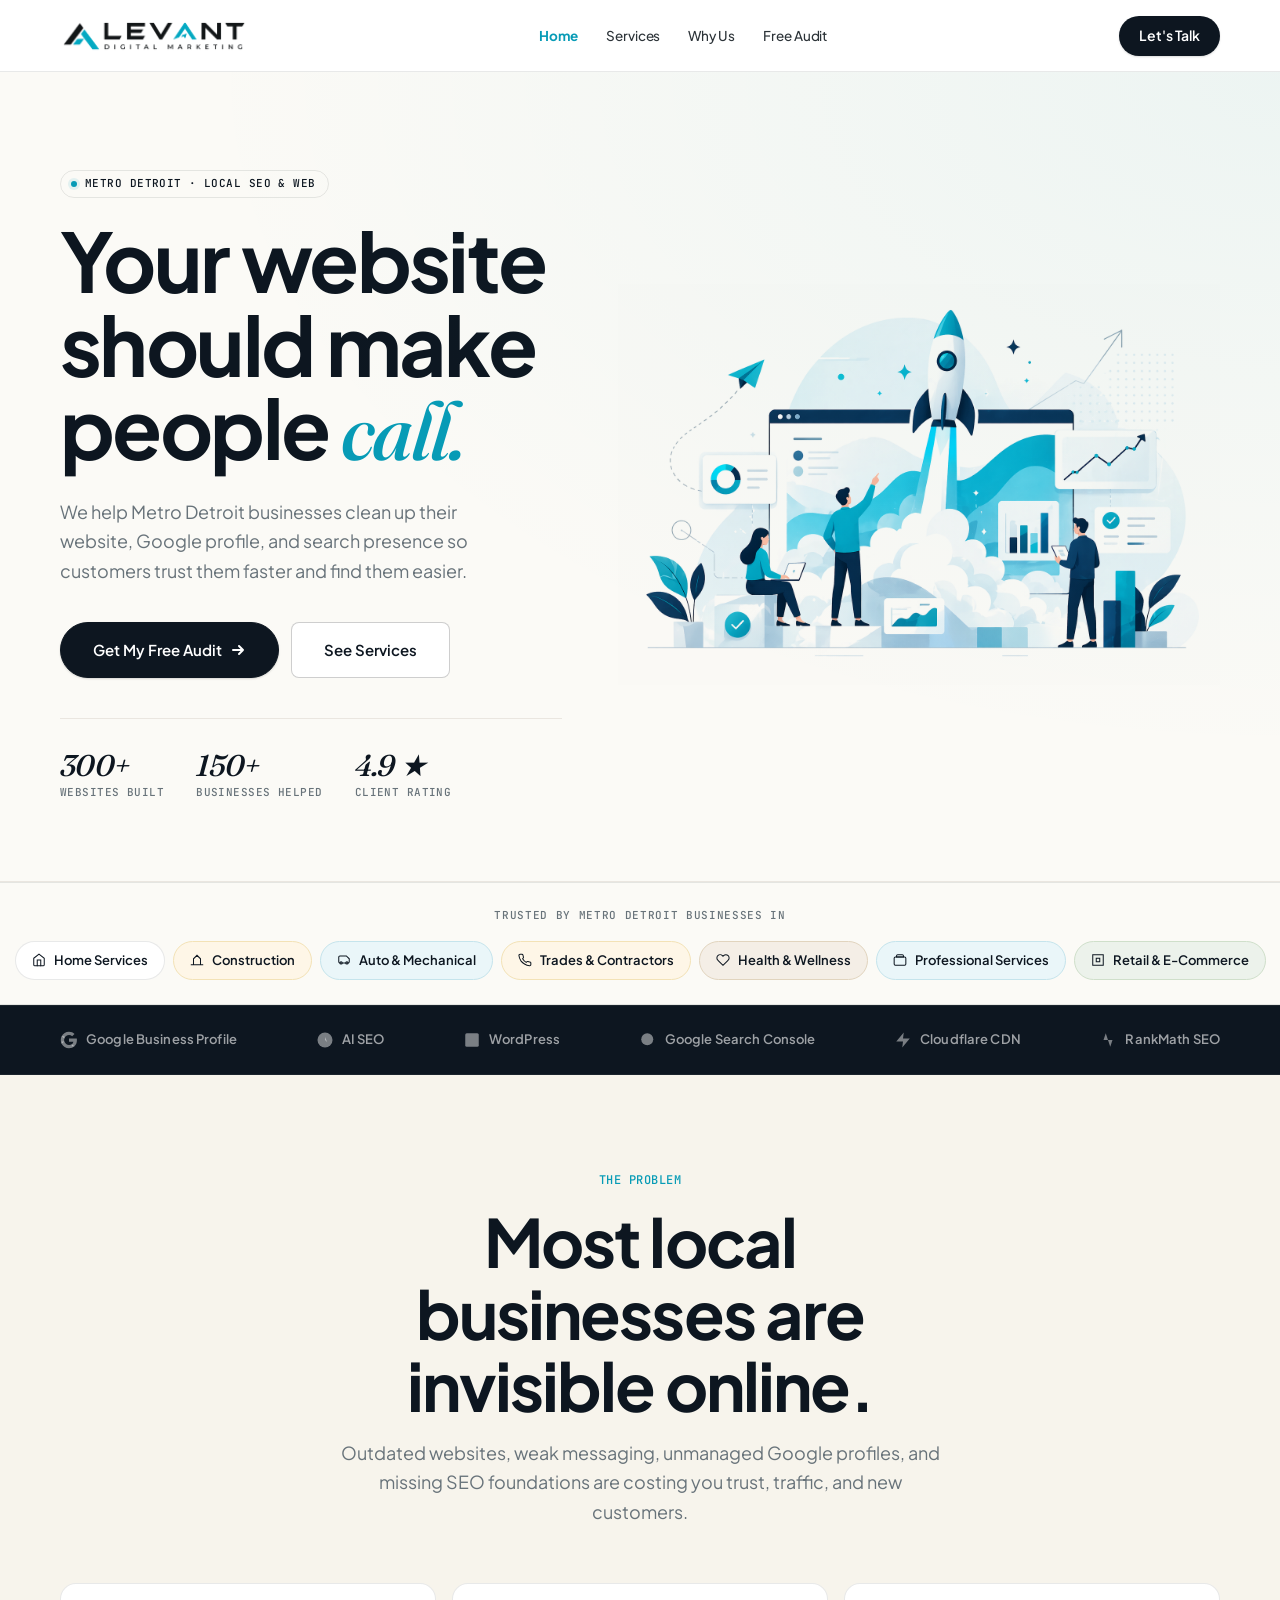
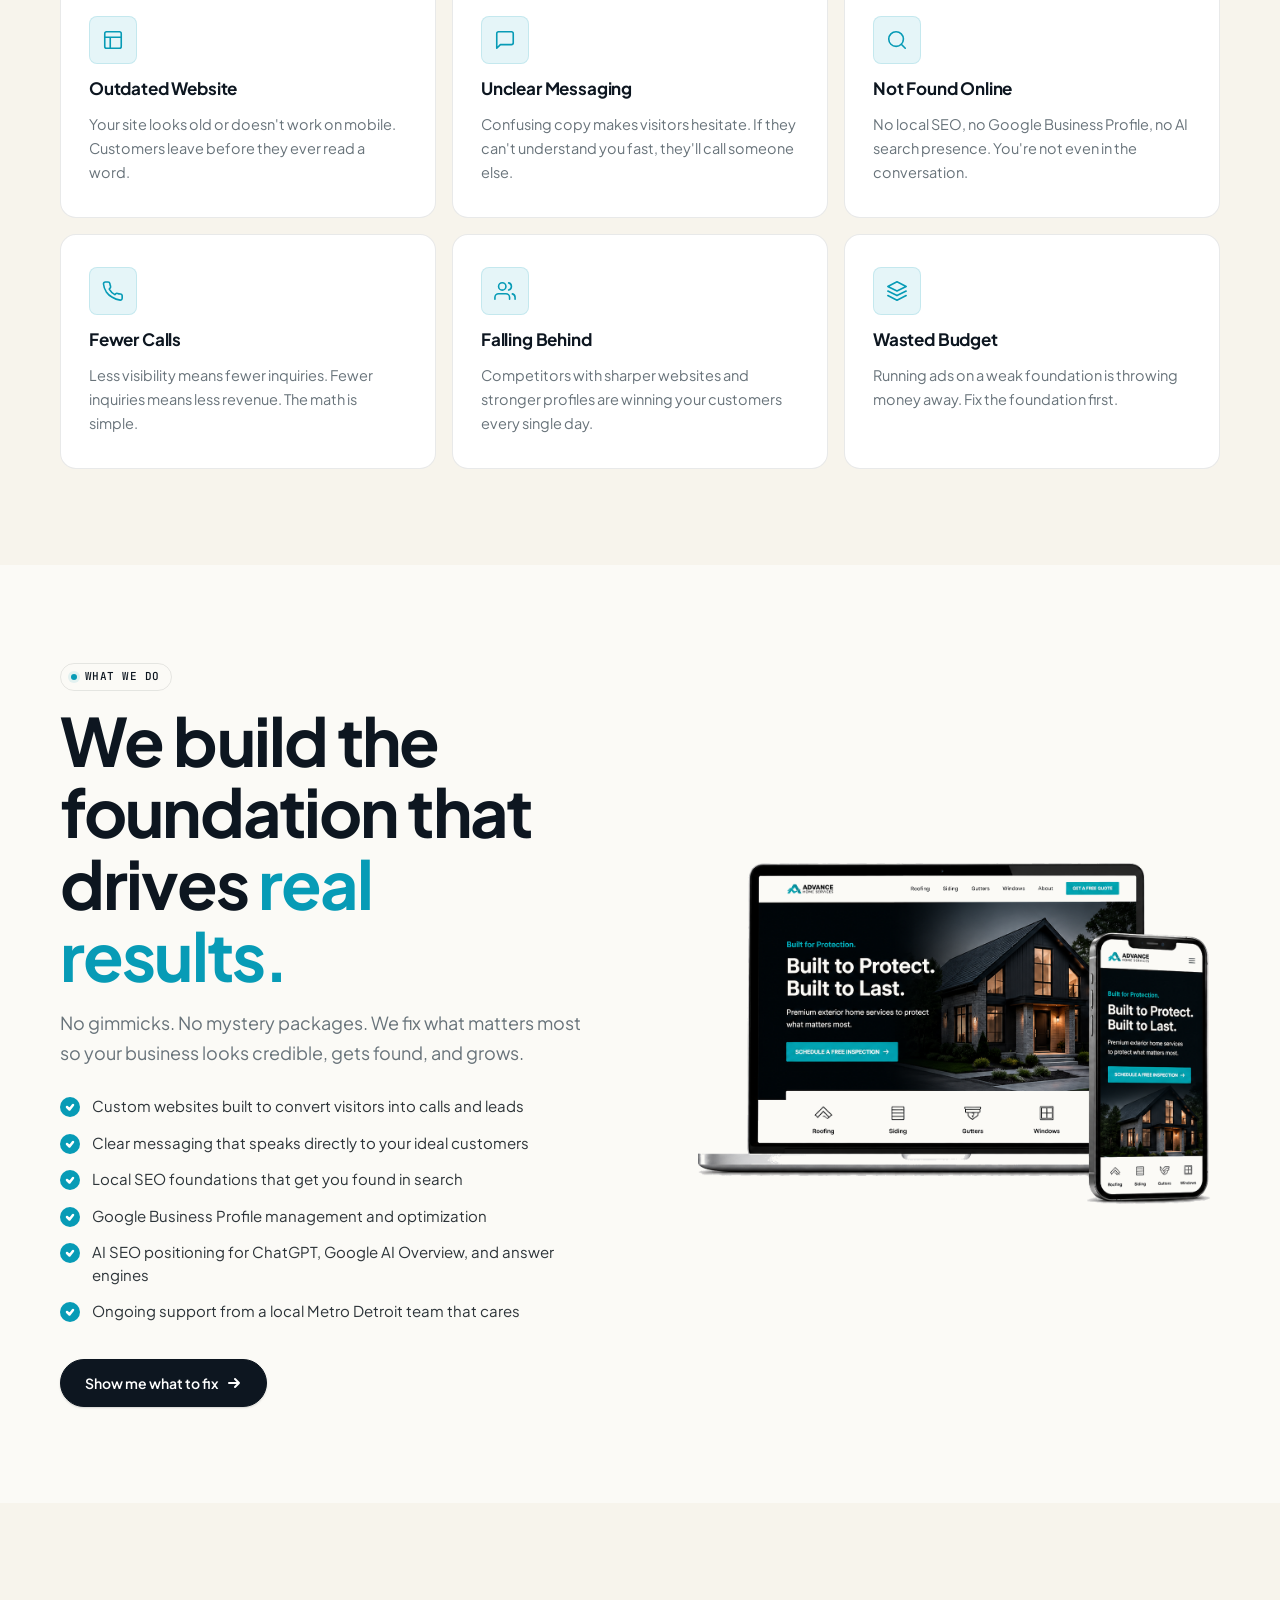
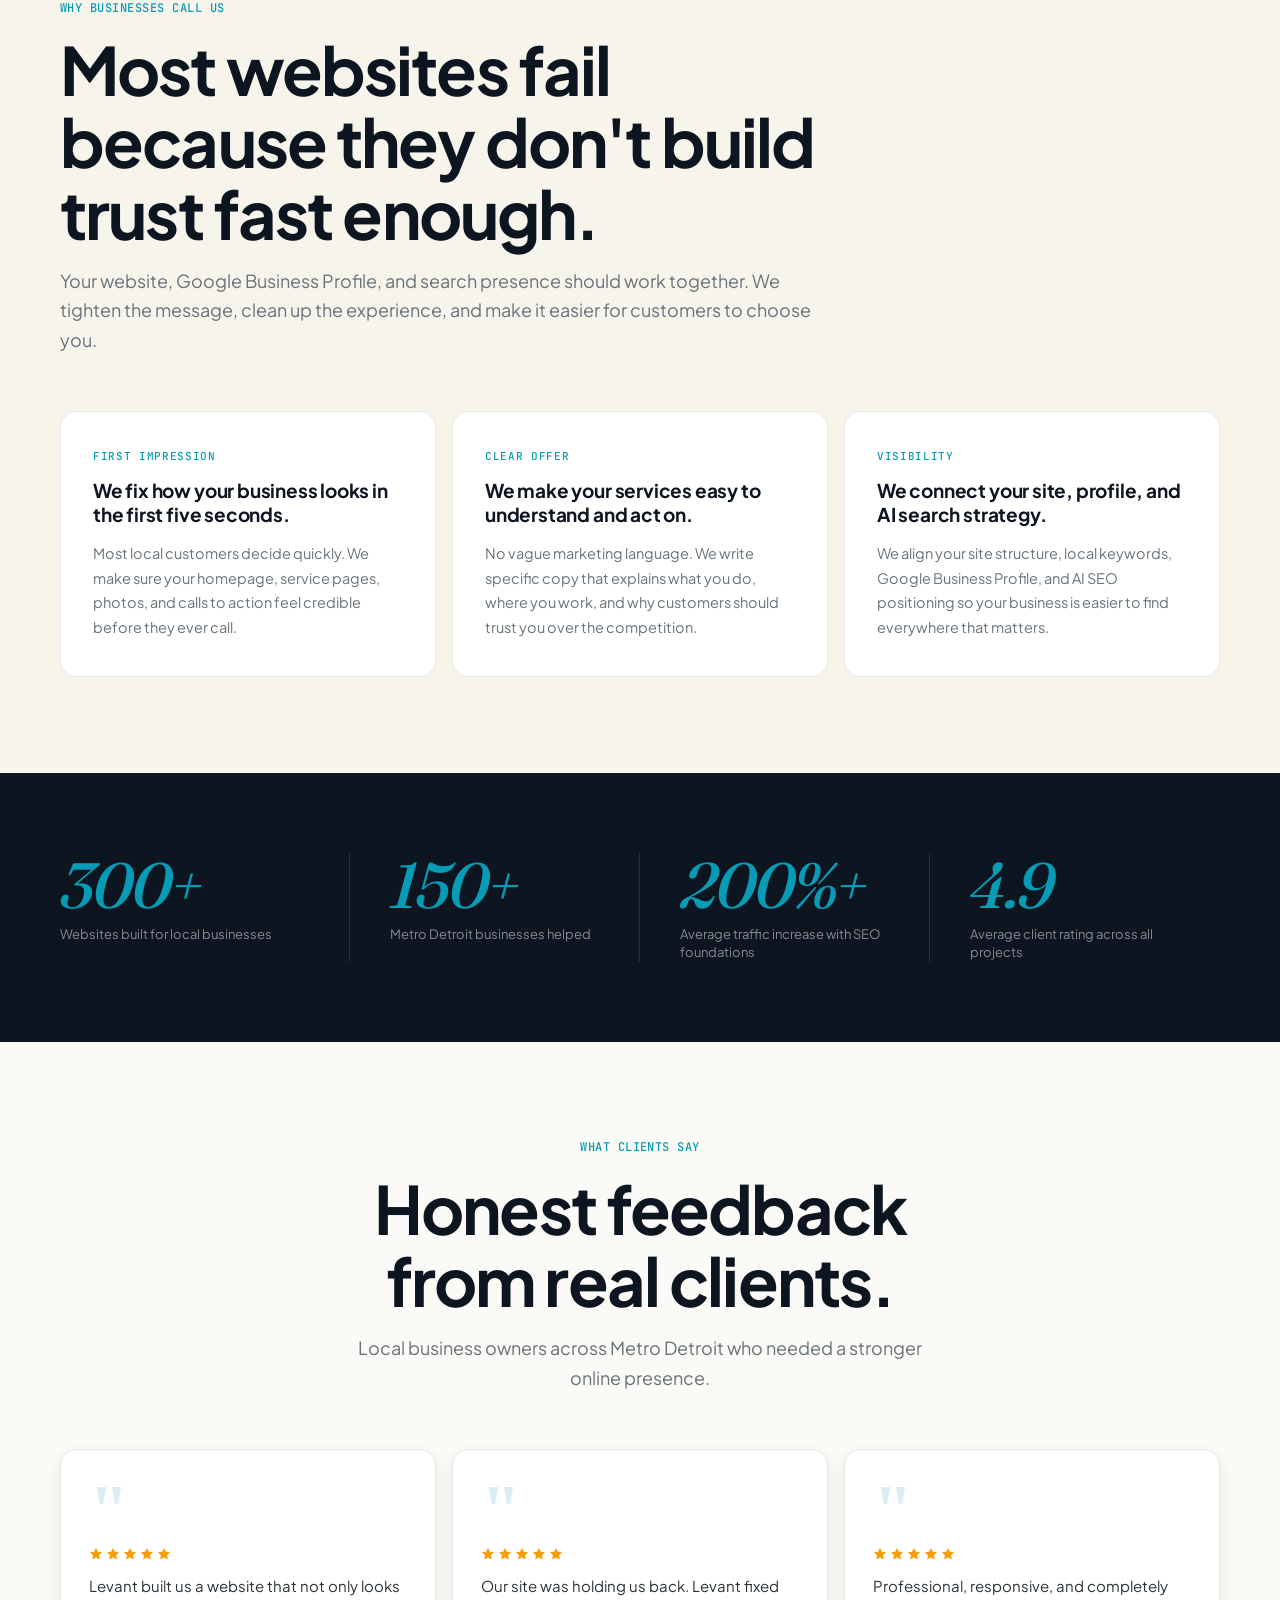
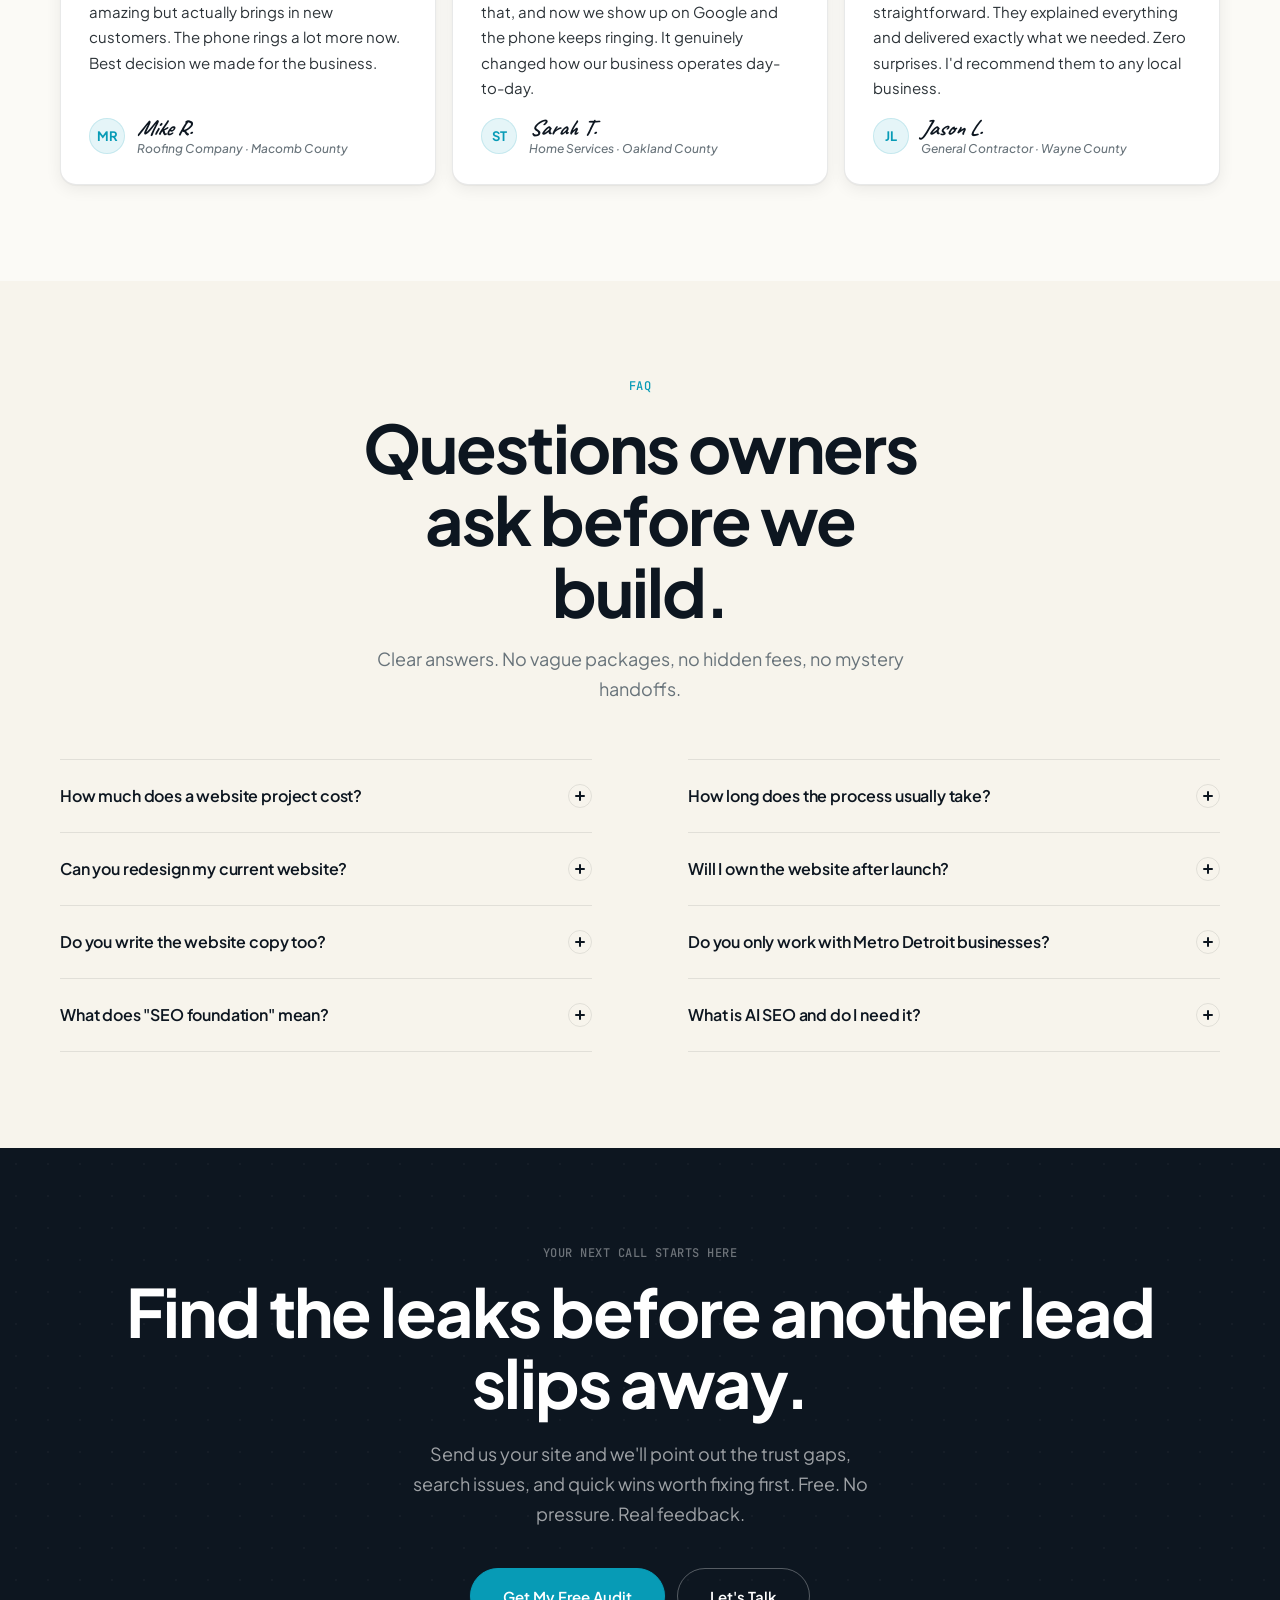
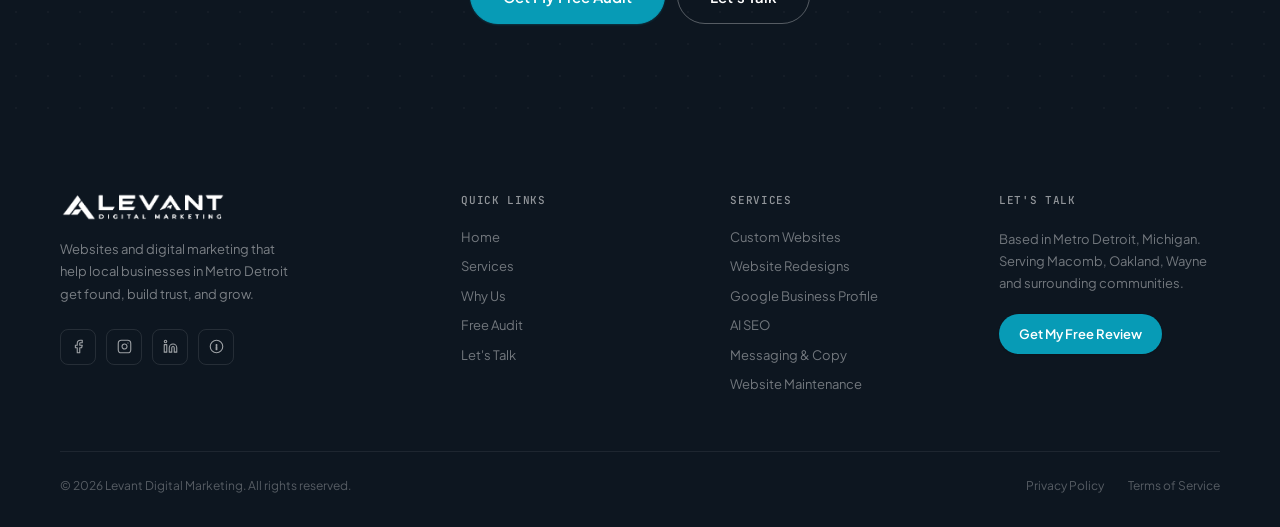
<file: index.html>
<!DOCTYPE html>
<html lang="en">
<head>
  <meta charset="utf-8">
  <meta name="viewport" content="width=device-width, initial-scale=1.0">
  <title>Levant Digital Marketing | Websites, SEO &amp; Google Profile — Metro Detroit</title>
  <meta name="description" content="Levant Digital Marketing builds clean websites, sharper messaging, and local SEO foundations for Metro Detroit businesses. Get found. Build trust. Win more calls.">
  <meta name="theme-color" content="#079bb6">

  <!-- Fonts: Plus Jakarta Sans — premium agency feel -->
  <link rel="preconnect" href="https://fonts.googleapis.com">
  <link rel="preconnect" href="https://fonts.gstatic.com" crossorigin>
  <link rel="preload" href="https://fonts.googleapis.com/css2?family=Plus+Jakarta+Sans:wght@400;500;600;700;800&family=Fraunces:ital,opsz,wght@0,9..144,500;0,9..144,600;1,9..144,400;1,9..144,500&family=JetBrains+Mono:wght@400;500&family=Caveat:wght@500;700&display=swap" as="style" onload="this.onload=null;this.rel='stylesheet'">
  <noscript><link rel="stylesheet" href="https://fonts.googleapis.com/css2?family=Plus+Jakarta+Sans:wght@400;500;600;700;800&family=Fraunces:ital,opsz,wght@0,9..144,500;0,9..144,600;1,9..144,400;1,9..144,500&family=JetBrains+Mono:wght@400;500&family=Caveat:wght@500;700&display=swap"></noscript>

  <link rel="preload" href="assets/homepage-hero.png" as="image">
  <link rel="stylesheet" href="assets/style.css">
</head>
<body>

<!-- ===================== NAV ===================== -->
<nav class="nav" aria-label="Main navigation">
  <div class="wrap nav__inner">
    <a href="index.html" class="nav__logo" aria-label="Levant Digital Marketing home">
      <img src="assets/levant-logo.png" alt="Levant Digital Marketing" width="160" height="34">
    </a>
    <div class="nav__links" role="navigation">
      <a href="index.html" aria-current="page">Home</a>
      <a href="services.html">Services</a>
      <a href="why-us.html">Why Us</a>
      <a href="audit.html">Free Audit</a>
    </div>
    <a href="contact.html" class="nav__cta">Let's Talk</a>
    <button class="nav__toggle" aria-label="Open menu" aria-expanded="false">
      <svg viewBox="0 0 20 20" aria-hidden="true">
        <path d="M3 5h14M3 10h14M3 15h14"/>
      </svg>
    </button>
  </div>
  <div class="nav__drawer" role="dialog" aria-label="Mobile menu">
    <a href="index.html" aria-current="page">Home</a>
    <a href="services.html">Services</a>
    <a href="why-us.html">Why Us</a>
    <a href="audit.html">Free Audit</a>
    <a href="contact.html">Let's Talk</a>
  </div>
</nav>

<!-- ===================== HERO ===================== -->
<section class="hero hero--ivory hero--bordered">
  <div class="wrap hero__grid">
    <div class="hero__copy">
      <span class="eyebrow-pill">Metro Detroit · Local SEO &amp; Web</span>
      <h1 class="display">Your website should make people <em class="serif accent">call.</em></h1>
      <p class="text-18">We help Metro Detroit businesses clean up their website, Google profile, and search presence so customers trust them faster and find them easier.</p>
      <div class="btn-group">
        <a href="audit.html" class="btn btn--primary btn--pill btn--lg">
          Get My Free Audit
          <svg class="btn__arrow" viewBox="0 0 16 16" aria-hidden="true"><path d="M3 8h10M9 4l4 4-4 4"/></svg>
        </a>
        <a href="services.html" class="btn btn--secondary btn--lg">See Services</a>
      </div>
      <div class="hero__trust">
        <div class="trust-point">
          <span class="trust-point__num">300+</span>
          <span class="trust-point__label">Websites built</span>
        </div>
        <div class="trust-point">
          <span class="trust-point__num">150+</span>
          <span class="trust-point__label">Businesses helped</span>
        </div>
        <div class="trust-point">
          <span class="trust-point__num">4.9 ★</span>
          <span class="trust-point__label">Client rating</span>
        </div>
      </div>
    </div>
    <div class="hero__img-wrap">
      <img
        class="hero__img"
        src="assets/homepage-hero.png"
        alt="Analytics dashboard showing website traffic growth, Google Business Profile performance, and local search rankings for a Metro Detroit business"
        width="580"
        height="480"
        fetchpriority="high"
      >
    </div>
  </div>
</section>

<!-- ===================== INDUSTRY STRIP ===================== -->
<div class="industry-strip" aria-label="Industries we serve">
  <p class="industry-strip__label">Trusted by Metro Detroit businesses in</p>
  <div class="industry-list">
    <span class="industry-tag">
      <svg viewBox="0 0 24 24" aria-hidden="true"><path d="M3 9l9-7 9 7v11a2 2 0 0 1-2 2H5a2 2 0 0 1-2-2z"/><polyline points="9 22 9 12 15 12 15 22"/></svg>
      Home Services
    </span>
    <span class="industry-tag">
      <svg viewBox="0 0 24 24" aria-hidden="true"><path d="M2 20h20M6 20V10l6-6 6 6v10"/></svg>
      Construction
    </span>
    <span class="industry-tag">
      <svg viewBox="0 0 24 24" aria-hidden="true"><path d="M19 17H5a2 2 0 0 1-2-2V7a2 2 0 0 1 2-2h11l5 5v5a2 2 0 0 1-2 2z"/><circle cx="7" cy="17" r="2"/><circle cx="17" cy="17" r="2"/></svg>
      Auto &amp; Mechanical
    </span>
    <span class="industry-tag">
      <svg viewBox="0 0 24 24" aria-hidden="true"><path d="M22 16.92v3a2 2 0 0 1-2.18 2 19.8 19.8 0 0 1-8.63-3.07A19.5 19.5 0 0 1 4.69 13 19.8 19.8 0 0 1 1.61 4.37 2 2 0 0 1 3.6 2.18h3a2 2 0 0 1 2 1.72c.127.96.361 1.903.7 2.81a2 2 0 0 1-.45 2.11L7.91 9.91a16 16 0 0 0 6.08 6.08l.91-.91a2 2 0 0 1 2.11-.45 12.8 12.8 0 0 0 2.81.7A2 2 0 0 1 22 17.18z"/></svg>
      Trades &amp; Contractors
    </span>
    <span class="industry-tag">
      <svg viewBox="0 0 24 24" aria-hidden="true"><path d="M20.84 4.61a5.5 5.5 0 0 0-7.78 0L12 5.67l-1.06-1.06a5.5 5.5 0 0 0-7.78 7.78l1.06 1.06L12 21.23l7.78-7.78 1.06-1.06a5.5 5.5 0 0 0 0-7.78z"/></svg>
      Health &amp; Wellness
    </span>
    <span class="industry-tag">
      <svg viewBox="0 0 24 24" aria-hidden="true"><path d="M20 7H4a2 2 0 0 0-2 2v10a2 2 0 0 0 2 2h16a2 2 0 0 0 2-2V9a2 2 0 0 0-2-2z"/><path d="M16 3H8a2 2 0 0 0-2 2v2h12V5a2 2 0 0 0-2-2z"/></svg>
      Professional Services
    </span>
    <span class="industry-tag">
      <svg viewBox="0 0 24 24" aria-hidden="true"><path d="M3 3h18v18H3zM9 9h6v6H9z"/></svg>
      Retail &amp; E-Commerce
    </span>
  </div>
</div>

<!-- ===================== PLATFORM STRIP ===================== -->
<div class="tool-strip" aria-label="Platforms and tools we work with">
  <div class="wrap tool-strip__inner">
    <div class="tool-item">
      <svg viewBox="0 0 24 24" aria-hidden="true"><path d="M22.56 12.25c0-.78-.07-1.53-.2-2.25H12v4.26h5.92c-.26 1.37-1.04 2.53-2.21 3.31v2.77h3.57c2.08-1.92 3.28-4.74 3.28-8.09z"/><path d="M12 23c2.97 0 5.46-.98 7.28-2.66l-3.57-2.77c-.98.66-2.23 1.06-3.71 1.06-2.86 0-5.29-1.93-6.16-4.53H2.18v2.84C3.99 20.53 7.7 23 12 23z"/><path d="M5.84 14.09c-.22-.66-.35-1.36-.35-2.09s.13-1.43.35-2.09V7.07H2.18C1.43 8.55 1 10.22 1 12s.43 3.45 1.18 4.93l2.85-2.22.81-.62z"/><path d="M12 5.38c1.62 0 3.06.56 4.21 1.64l3.15-3.15C17.45 2.09 14.97 1 12 1 7.7 1 3.99 3.47 2.18 7.07l3.66 2.84c.87-2.6 3.3-4.53 6.16-4.53z"/></svg>
      Google Business Profile
    </div>
    <div class="tool-item">
      <svg viewBox="0 0 24 24" aria-hidden="true"><circle cx="12" cy="12" r="10"/><path d="M12 8v4l3 3"/></svg>
      AI SEO
    </div>
    <div class="tool-item">
      <svg viewBox="0 0 24 24" aria-hidden="true"><rect x="3" y="3" width="18" height="18" rx="2"/><path d="M3 9h18M9 21V9"/></svg>
      WordPress
    </div>
    <div class="tool-item">
      <svg viewBox="0 0 24 24" aria-hidden="true"><circle cx="11" cy="11" r="8"/><path d="M21 21l-4.35-4.35"/></svg>
      Google Search Console
    </div>
    <div class="tool-item">
      <svg viewBox="0 0 24 24" aria-hidden="true"><path d="M13 2L3 14h9l-1 8 10-12h-9l1-8z"/></svg>
      Cloudflare CDN
    </div>
    <div class="tool-item">
      <svg viewBox="0 0 24 24" aria-hidden="true"><polyline points="22 12 18 12 15 21 9 3 6 12 2 12"/></svg>
      RankMath SEO
    </div>
  </div>
</div>

<!-- ===================== PROBLEM ===================== -->
<section class="section section--soft" id="problem" aria-labelledby="problem-heading">
  <div class="wrap">
    <div class="section-header section-header--center reveal">
      <span class="eyebrow">The Problem</span>
      <h2 class="heading-1" id="problem-heading">Most local businesses are invisible online.</h2>
      <p class="text-18">Outdated websites, weak messaging, unmanaged Google profiles, and missing SEO foundations are costing you trust, traffic, and new customers.</p>
    </div>
    <div class="problem__grid">
      <article class="problem__card reveal reveal--delay-1">
        <div class="icon-box" aria-hidden="true">
          <svg viewBox="0 0 24 24"><rect x="3" y="3" width="18" height="18" rx="2"/><path d="M3 9h18M9 21V9"/></svg>
        </div>
        <h3>Outdated Website</h3>
        <p>Your site looks old or doesn't work on mobile. Customers leave before they ever read a word.</p>
      </article>
      <article class="problem__card reveal reveal--delay-2">
        <div class="icon-box" aria-hidden="true">
          <svg viewBox="0 0 24 24"><path d="M21 15a2 2 0 0 1-2 2H7l-4 4V5a2 2 0 0 1 2-2h14a2 2 0 0 1 2 2z"/></svg>
        </div>
        <h3>Unclear Messaging</h3>
        <p>Confusing copy makes visitors hesitate. If they can't understand you fast, they'll call someone else.</p>
      </article>
      <article class="problem__card reveal reveal--delay-3">
        <div class="icon-box" aria-hidden="true">
          <svg viewBox="0 0 24 24"><circle cx="11" cy="11" r="8"/><path d="M21 21l-4.35-4.35"/></svg>
        </div>
        <h3>Not Found Online</h3>
        <p>No local SEO, no Google Business Profile, no AI search presence. You're not even in the conversation.</p>
      </article>
      <article class="problem__card reveal reveal--delay-1">
        <div class="icon-box" aria-hidden="true">
          <svg viewBox="0 0 24 24"><path d="M22 16.92v3a2 2 0 0 1-2.18 2 19.8 19.8 0 0 1-8.63-3.07A19.5 19.5 0 0 1 4.69 13 19.8 19.8 0 0 1 1.61 4.37 2 2 0 0 1 3.6 2.18h3a2 2 0 0 1 2 1.72 12.8 12.8 0 0 0 .7 2.81 2 2 0 0 1-.45 2.11L7.91 9.91a16 16 0 0 0 6.08 6.08l.91-.91a2 2 0 0 1 2.11-.45 12.8 12.8 0 0 0 2.81.7A2 2 0 0 1 22 16.92z"/></svg>
        </div>
        <h3>Fewer Calls</h3>
        <p>Less visibility means fewer inquiries. Fewer inquiries means less revenue. The math is simple.</p>
      </article>
      <article class="problem__card reveal reveal--delay-2">
        <div class="icon-box" aria-hidden="true">
          <svg viewBox="0 0 24 24"><path d="M17 21v-2a4 4 0 0 0-4-4H5a4 4 0 0 0-4 4v2"/><circle cx="9" cy="7" r="4"/><path d="M23 21v-2a4 4 0 0 0-3-3.87M16 3.13a4 4 0 0 1 0 7.75"/></svg>
        </div>
        <h3>Falling Behind</h3>
        <p>Competitors with sharper websites and stronger profiles are winning your customers every single day.</p>
      </article>
      <article class="problem__card reveal reveal--delay-3">
        <div class="icon-box" aria-hidden="true">
          <svg viewBox="0 0 24 24"><path d="M12 2L2 7l10 5 10-5-10-5zM2 17l10 5 10-5M2 12l10 5 10-5"/></svg>
        </div>
        <h3>Wasted Budget</h3>
        <p>Running ads on a weak foundation is throwing money away. Fix the foundation first.</p>
      </article>
    </div>
  </div>
</section>

<!-- ===================== WHAT WE DO ===================== -->
<section class="section" id="about" aria-labelledby="foundation-heading">
  <div class="wrap split">
    <div class="split__copy reveal">
      <span class="eyebrow-pill">What We Do</span>
      <h2 class="heading-1" id="foundation-heading">We build the foundation that drives <span class="accent">real results.</span></h2>
      <p class="text-18">No gimmicks. No mystery packages. We fix what matters most so your business looks credible, gets found, and grows.</p>
      <ul class="feature-list">
        <li class="feature-item">
          <span class="feature-item__dot" aria-hidden="true"><svg viewBox="0 0 10 10"><polyline points="2 5 4.5 7.5 8 3"/></svg></span>
          <p>Custom websites built to convert visitors into calls and leads</p>
        </li>
        <li class="feature-item">
          <span class="feature-item__dot" aria-hidden="true"><svg viewBox="0 0 10 10"><polyline points="2 5 4.5 7.5 8 3"/></svg></span>
          <p>Clear messaging that speaks directly to your ideal customers</p>
        </li>
        <li class="feature-item">
          <span class="feature-item__dot" aria-hidden="true"><svg viewBox="0 0 10 10"><polyline points="2 5 4.5 7.5 8 3"/></svg></span>
          <p>Local SEO foundations that get you found in search</p>
        </li>
        <li class="feature-item">
          <span class="feature-item__dot" aria-hidden="true"><svg viewBox="0 0 10 10"><polyline points="2 5 4.5 7.5 8 3"/></svg></span>
          <p>Google Business Profile management and optimization</p>
        </li>
        <li class="feature-item">
          <span class="feature-item__dot" aria-hidden="true"><svg viewBox="0 0 10 10"><polyline points="2 5 4.5 7.5 8 3"/></svg></span>
          <p>AI SEO positioning for ChatGPT, Google AI Overview, and answer engines</p>
        </li>
        <li class="feature-item">
          <span class="feature-item__dot" aria-hidden="true"><svg viewBox="0 0 10 10"><polyline points="2 5 4.5 7.5 8 3"/></svg></span>
          <p>Ongoing support from a local Metro Detroit team that cares</p>
        </li>
      </ul>
      <a href="audit.html" class="btn btn--primary btn--pill">
        Show me what to fix
        <svg class="btn__arrow" viewBox="0 0 16 16" aria-hidden="true"><path d="M3 8h10M9 4l4 4-4 4"/></svg>
      </a>
    </div>
    <div class="split__visual reveal reveal--delay-2">
      <img
        src="assets/homepage-foundation.png"
        alt="Responsive website design shown on laptop and smartphone screens, demonstrating clean layout and mobile optimization"
        width="560"
        height="460"
        loading="lazy"
      >
    </div>
  </div>
</section>

<!-- ===================== WHY BUSINESSES CALL US ===================== -->
<section class="section section--soft" aria-labelledby="why-heading">
  <div class="wrap">
    <div class="section-header section-header--wide reveal">
      <span class="eyebrow">Why businesses call us</span>
      <h2 class="heading-1" id="why-heading">Most websites fail because they don't build trust fast enough.</h2>
      <p class="text-18">Your website, Google Business Profile, and search presence should work together. We tighten the message, clean up the experience, and make it easier for customers to choose you.</p>
    </div>
    <div class="trust-grid">
      <article class="trust-card reveal reveal--delay-1">
        <span class="trust-card__label">First impression</span>
        <h3>We fix how your business looks in the first five seconds.</h3>
        <p>Most local customers decide quickly. We make sure your homepage, service pages, photos, and calls to action feel credible before they ever call.</p>
      </article>
      <article class="trust-card reveal reveal--delay-2">
        <span class="trust-card__label">Clear offer</span>
        <h3>We make your services easy to understand and act on.</h3>
        <p>No vague marketing language. We write specific copy that explains what you do, where you work, and why customers should trust you over the competition.</p>
      </article>
      <article class="trust-card reveal reveal--delay-3">
        <span class="trust-card__label">Visibility</span>
        <h3>We connect your site, profile, and AI search strategy.</h3>
        <p>We align your site structure, local keywords, Google Business Profile, and AI SEO positioning so your business is easier to find everywhere that matters.</p>
      </article>
    </div>
  </div>
</section>

<!-- ===================== STATS ===================== -->
<section class="section section--dark stats" id="results" aria-label="Results and impact">
  <div class="wrap">
    <div class="stats__grid">
      <div class="stat reveal reveal--delay-1">
        <span class="stat__number">300+</span>
        <span class="stat__label">Websites built for local businesses</span>
      </div>
      <div class="stat reveal reveal--delay-2">
        <span class="stat__number">150+</span>
        <span class="stat__label">Metro Detroit businesses helped</span>
      </div>
      <div class="stat reveal reveal--delay-3">
        <span class="stat__number">200%+</span>
        <span class="stat__label">Average traffic increase with SEO foundations</span>
      </div>
      <div class="stat reveal reveal--delay-4">
        <span class="stat__number">4.9</span>
        <span class="stat__label">Average client rating across all projects</span>
      </div>
    </div>
  </div>
</section>

<!-- ===================== TESTIMONIALS ===================== -->
<section class="section" aria-labelledby="testimonials-heading">
  <div class="wrap">
    <div class="section-header section-header--center reveal">
      <span class="eyebrow">What clients say</span>
      <h2 class="heading-1" id="testimonials-heading">Honest feedback from real clients.</h2>
      <p class="text-18">Local business owners across Metro Detroit who needed a stronger online presence.</p>
    </div>
    <div class="testimonials__grid">
      <article class="testimonial reveal reveal--delay-1">
        <span class="testimonial__quote-mark" aria-hidden="true">"</span>
        <div class="stars" aria-label="5 out of 5 stars">
          <svg viewBox="0 0 16 16" aria-hidden="true"><polygon points="8,1 10.2,5.4 15,6.1 11.5,9.5 12.4,14.3 8,12 3.6,14.3 4.5,9.5 1,6.1 5.8,5.4"/></svg>
          <svg viewBox="0 0 16 16" aria-hidden="true"><polygon points="8,1 10.2,5.4 15,6.1 11.5,9.5 12.4,14.3 8,12 3.6,14.3 4.5,9.5 1,6.1 5.8,5.4"/></svg>
          <svg viewBox="0 0 16 16" aria-hidden="true"><polygon points="8,1 10.2,5.4 15,6.1 11.5,9.5 12.4,14.3 8,12 3.6,14.3 4.5,9.5 1,6.1 5.8,5.4"/></svg>
          <svg viewBox="0 0 16 16" aria-hidden="true"><polygon points="8,1 10.2,5.4 15,6.1 11.5,9.5 12.4,14.3 8,12 3.6,14.3 4.5,9.5 1,6.1 5.8,5.4"/></svg>
          <svg viewBox="0 0 16 16" aria-hidden="true"><polygon points="8,1 10.2,5.4 15,6.1 11.5,9.5 12.4,14.3 8,12 3.6,14.3 4.5,9.5 1,6.1 5.8,5.4"/></svg>
        </div>
        <p class="testimonial__body">Levant built us a website that not only looks amazing but actually brings in new customers. The phone rings a lot more now. Best decision we made for the business.</p>
        <div class="testimonial__footer">
          <div class="testimonial__avatar" aria-hidden="true">MR</div>
          <cite class="testimonial__cite">
            <span class="testimonial__name">Mike R.</span>
            <span class="testimonial__role">Roofing Company · Macomb County</span>
          </cite>
        </div>
      </article>
      <article class="testimonial reveal reveal--delay-2">
        <span class="testimonial__quote-mark" aria-hidden="true">"</span>
        <div class="stars" aria-label="5 out of 5 stars">
          <svg viewBox="0 0 16 16" aria-hidden="true"><polygon points="8,1 10.2,5.4 15,6.1 11.5,9.5 12.4,14.3 8,12 3.6,14.3 4.5,9.5 1,6.1 5.8,5.4"/></svg>
          <svg viewBox="0 0 16 16" aria-hidden="true"><polygon points="8,1 10.2,5.4 15,6.1 11.5,9.5 12.4,14.3 8,12 3.6,14.3 4.5,9.5 1,6.1 5.8,5.4"/></svg>
          <svg viewBox="0 0 16 16" aria-hidden="true"><polygon points="8,1 10.2,5.4 15,6.1 11.5,9.5 12.4,14.3 8,12 3.6,14.3 4.5,9.5 1,6.1 5.8,5.4"/></svg>
          <svg viewBox="0 0 16 16" aria-hidden="true"><polygon points="8,1 10.2,5.4 15,6.1 11.5,9.5 12.4,14.3 8,12 3.6,14.3 4.5,9.5 1,6.1 5.8,5.4"/></svg>
          <svg viewBox="0 0 16 16" aria-hidden="true"><polygon points="8,1 10.2,5.4 15,6.1 11.5,9.5 12.4,14.3 8,12 3.6,14.3 4.5,9.5 1,6.1 5.8,5.4"/></svg>
        </div>
        <p class="testimonial__body">Our site was holding us back. Levant fixed that, and now we show up on Google and the phone keeps ringing. It genuinely changed how our business operates day-to-day.</p>
        <div class="testimonial__footer">
          <div class="testimonial__avatar" aria-hidden="true">ST</div>
          <cite class="testimonial__cite">
            <span class="testimonial__name">Sarah T.</span>
            <span class="testimonial__role">Home Services · Oakland County</span>
          </cite>
        </div>
      </article>
      <article class="testimonial reveal reveal--delay-3">
        <span class="testimonial__quote-mark" aria-hidden="true">"</span>
        <div class="stars" aria-label="5 out of 5 stars">
          <svg viewBox="0 0 16 16" aria-hidden="true"><polygon points="8,1 10.2,5.4 15,6.1 11.5,9.5 12.4,14.3 8,12 3.6,14.3 4.5,9.5 1,6.1 5.8,5.4"/></svg>
          <svg viewBox="0 0 16 16" aria-hidden="true"><polygon points="8,1 10.2,5.4 15,6.1 11.5,9.5 12.4,14.3 8,12 3.6,14.3 4.5,9.5 1,6.1 5.8,5.4"/></svg>
          <svg viewBox="0 0 16 16" aria-hidden="true"><polygon points="8,1 10.2,5.4 15,6.1 11.5,9.5 12.4,14.3 8,12 3.6,14.3 4.5,9.5 1,6.1 5.8,5.4"/></svg>
          <svg viewBox="0 0 16 16" aria-hidden="true"><polygon points="8,1 10.2,5.4 15,6.1 11.5,9.5 12.4,14.3 8,12 3.6,14.3 4.5,9.5 1,6.1 5.8,5.4"/></svg>
          <svg viewBox="0 0 16 16" aria-hidden="true"><polygon points="8,1 10.2,5.4 15,6.1 11.5,9.5 12.4,14.3 8,12 3.6,14.3 4.5,9.5 1,6.1 5.8,5.4"/></svg>
        </div>
        <p class="testimonial__body">Professional, responsive, and completely straightforward. They explained everything and delivered exactly what we needed. Zero surprises. I'd recommend them to any local business.</p>
        <div class="testimonial__footer">
          <div class="testimonial__avatar" aria-hidden="true">JL</div>
          <cite class="testimonial__cite">
            <span class="testimonial__name">Jason L.</span>
            <span class="testimonial__role">General Contractor · Wayne County</span>
          </cite>
        </div>
      </article>
    </div>
  </div>
</section>

<!-- ===================== FAQ ===================== -->
<section class="section section--ivory" aria-labelledby="faq-heading">
  <div class="wrap">
    <div class="section-header section-header--center reveal">
      <span class="eyebrow">FAQ</span>
      <h2 class="heading-1" id="faq-heading">Questions owners ask before we build.</h2>
      <p class="text-18">Clear answers. No vague packages, no hidden fees, no mystery handoffs.</p>
    </div>
    <div class="faq__grid">
      <div class="faq__col">
        <div class="faq__item">
          <button class="faq__q" aria-expanded="false">
            How much does a website project cost?
            <span class="faq__icon" aria-hidden="true"><svg viewBox="0 0 12 12"><line x1="6" y1="2" x2="6" y2="10"/><line x1="2" y1="6" x2="10" y2="6"/></svg></span>
          </button>
          <div class="faq__a" role="region">It depends on the size of the site, copy needed, and whether you need SEO or Google Business Profile support. After the audit, you get a clear quote based on what actually needs to be built — no surprises.</div>
        </div>
        <div class="faq__item">
          <button class="faq__q" aria-expanded="false">
            Can you redesign my current website?
            <span class="faq__icon" aria-hidden="true"><svg viewBox="0 0 12 12"><line x1="6" y1="2" x2="6" y2="10"/><line x1="2" y1="6" x2="10" y2="6"/></svg></span>
          </button>
          <div class="faq__a" role="region">Yes. If your current site has useful content, we keep what works and rebuild the parts hurting trust, speed, mobile usability, messaging, or search visibility.</div>
        </div>
        <div class="faq__item">
          <button class="faq__q" aria-expanded="false">
            Do you write the website copy too?
            <span class="faq__icon" aria-hidden="true"><svg viewBox="0 0 12 12"><line x1="6" y1="2" x2="6" y2="10"/><line x1="2" y1="6" x2="10" y2="6"/></svg></span>
          </button>
          <div class="faq__a" role="region">Yes. We can rewrite your homepage, service sections, calls to action, and local SEO copy so the site sounds clear, credible, and specific to your business.</div>
        </div>
        <div class="faq__item">
          <button class="faq__q" aria-expanded="false">
            What does "SEO foundation" mean?
            <span class="faq__icon" aria-hidden="true"><svg viewBox="0 0 12 12"><line x1="6" y1="2" x2="6" y2="10"/><line x1="2" y1="6" x2="10" y2="6"/></svg></span>
          </button>
          <div class="faq__a" role="region">It means the basics are handled correctly: page titles, meta descriptions, headings, internal links, page structure, speed, indexing readiness, and local signals. It's the foundation Google needs before ongoing SEO makes sense.</div>
        </div>
      </div>
      <div class="faq__col">
        <div class="faq__item">
          <button class="faq__q" aria-expanded="false">
            How long does the process usually take?
            <span class="faq__icon" aria-hidden="true"><svg viewBox="0 0 12 12"><line x1="6" y1="2" x2="6" y2="10"/><line x1="2" y1="6" x2="10" y2="6"/></svg></span>
          </button>
          <div class="faq__a" role="region">Most small business websites move quickly once scope, content, and direction are clear. Simple builds take one to two weeks. Larger sites or heavier rewrites need more time.</div>
        </div>
        <div class="faq__item">
          <button class="faq__q" aria-expanded="false">
            Will I own the website after launch?
            <span class="faq__icon" aria-hidden="true"><svg viewBox="0 0 12 12"><line x1="6" y1="2" x2="6" y2="10"/><line x1="2" y1="6" x2="10" y2="6"/></svg></span>
          </button>
          <div class="faq__a" role="region">Yes. Your files, copy, accounts, and website assets stay yours. Any third-party tools, hosting, domains, or licensed assets are explained clearly before launch.</div>
        </div>
        <div class="faq__item">
          <button class="faq__q" aria-expanded="false">
            Do you only work with Metro Detroit businesses?
            <span class="faq__icon" aria-hidden="true"><svg viewBox="0 0 12 12"><line x1="6" y1="2" x2="6" y2="10"/><line x1="2" y1="6" x2="10" y2="6"/></svg></span>
          </button>
          <div class="faq__a" role="region">Metro Detroit is the main focus, but remote work is available for Michigan businesses and serious local service businesses outside the area.</div>
        </div>
        <div class="faq__item">
          <button class="faq__q" aria-expanded="false">
            What is AI SEO and do I need it?
            <span class="faq__icon" aria-hidden="true"><svg viewBox="0 0 12 12"><line x1="6" y1="2" x2="6" y2="10"/><line x1="2" y1="6" x2="10" y2="6"/></svg></span>
          </button>
          <div class="faq__a" role="region">AI SEO positions your business to appear in AI-generated answers from tools like ChatGPT and Google's AI Overview. More customers are starting searches there, and being mentioned early builds trust before they ever visit your site.</div>
        </div>
      </div>
    </div>
  </div>
</section>

<!-- ===================== CTA BAND ===================== -->
<section class="section section--dark cta-band" aria-labelledby="cta-heading">
  <div class="wrap">
    <span class="eyebrow">Your next call starts here</span>
    <h2 class="heading-1" id="cta-heading">Find the leaks before another lead slips away.</h2>
    <p class="text-18">Send us your site and we'll point out the trust gaps, search issues, and quick wins worth fixing first. Free. No pressure. Real feedback.</p>
    <div class="btn-group">
      <a href="audit.html" class="btn btn--cyan btn--pill btn--lg">Get My Free Audit</a>
      <a href="contact.html" class="btn btn--outline-white btn--pill btn--lg">Let's Talk</a>
    </div>
  </div>
</section>

<!-- ===================== FOOTER ===================== -->
<footer class="footer section--dark" aria-label="Site footer">
  <div class="wrap">
    <div class="footer__grid">
      <div class="footer__brand">
        <img src="assets/levant-logo.png" alt="Levant Digital Marketing" class="footer__brand-logo" width="140" height="30" loading="lazy">
        <p>Websites and digital marketing that help local businesses in Metro Detroit get found, build trust, and grow.</p>
        <div class="footer__social">
          <a href="https://facebook.com/levantdigitalmarketing" class="social-link" aria-label="Levant on Facebook" rel="noopener noreferrer" target="_blank">
            <svg viewBox="0 0 24 24" aria-hidden="true"><path d="M18 2h-3a5 5 0 0 0-5 5v3H7v4h3v8h4v-8h3l1-4h-4V7a1 1 0 0 1 1-1h3z"/></svg>
          </a>
          <a href="https://www.instagram.com/levantdigitalmarketing/" class="social-link" aria-label="Levant on Instagram" rel="noopener noreferrer" target="_blank">
            <svg viewBox="0 0 24 24" aria-hidden="true"><rect x="2" y="2" width="20" height="20" rx="5"/><path d="M16 11.37A4 4 0 1 1 12.63 8 4 4 0 0 1 16 11.37z"/><line x1="17.5" y1="6.5" x2="17.51" y2="6.5"/></svg>
          </a>
          <a href="https://linkedin.com/company/levant-digital-marketing" class="social-link" aria-label="Levant on LinkedIn" rel="noopener noreferrer" target="_blank">
            <svg viewBox="0 0 24 24" aria-hidden="true"><path d="M16 8a6 6 0 0 1 6 6v7h-4v-7a2 2 0 0 0-2-2 2 2 0 0 0-2 2v7h-4v-7a6 6 0 0 1 6-6z"/><rect x="2" y="9" width="4" height="12"/><circle cx="4" cy="4" r="2"/></svg>
          </a>
          <a href="https://g.page/levantdigitalmarketing" class="social-link" aria-label="Levant on Google Business" rel="noopener noreferrer" target="_blank">
            <svg viewBox="0 0 24 24" aria-hidden="true"><path d="M12 22C6.477 22 2 17.523 2 12S6.477 2 12 2s10 4.477 10 10-4.477 10-10 10zm-.55-5h1.1v-5h-1.1v5zm0-6.5h1.1V9h-1.1v1.5z"/></svg>
          </a>
        </div>
      </div>
      <div class="footer__col">
        <h4>Quick Links</h4>
        <ul>
          <li><a href="index.html">Home</a></li>
          <li><a href="services.html">Services</a></li>
          <li><a href="why-us.html">Why Us</a></li>
          <li><a href="audit.html">Free Audit</a></li>
          <li><a href="contact.html">Let's Talk</a></li>
        </ul>
      </div>
      <div class="footer__col">
        <h4>Services</h4>
        <ul>
          <li><a href="services.html">Custom Websites</a></li>
          <li><a href="services.html">Website Redesigns</a></li>
          <li><a href="services.html">Google Business Profile</a></li>
          <li><a href="services.html">AI SEO</a></li>
          <li><a href="services.html">Messaging &amp; Copy</a></li>
          <li><a href="services.html">Website Maintenance</a></li>
        </ul>
      </div>
      <div class="footer__col">
        <h4>Let's Talk</h4>
        <p class="footer__location">Based in Metro Detroit, Michigan.<br>Serving Macomb, Oakland, Wayne<br>and surrounding communities.</p>
        <a href="contact.html" class="footer__cta-link">Get My Free Review</a>
      </div>
    </div>
    <div class="footer__bottom">
      <p class="footer__copy">&copy; 2026 Levant Digital Marketing. All rights reserved.</p>
      <div class="footer__legal">
        <a href="privacy.html">Privacy Policy</a>
        <a href="terms.html">Terms of Service</a>
      </div>
    </div>
  </div>
</footer>

<script src="assets/site.js" defer></script>
</body>
</html>
</file>
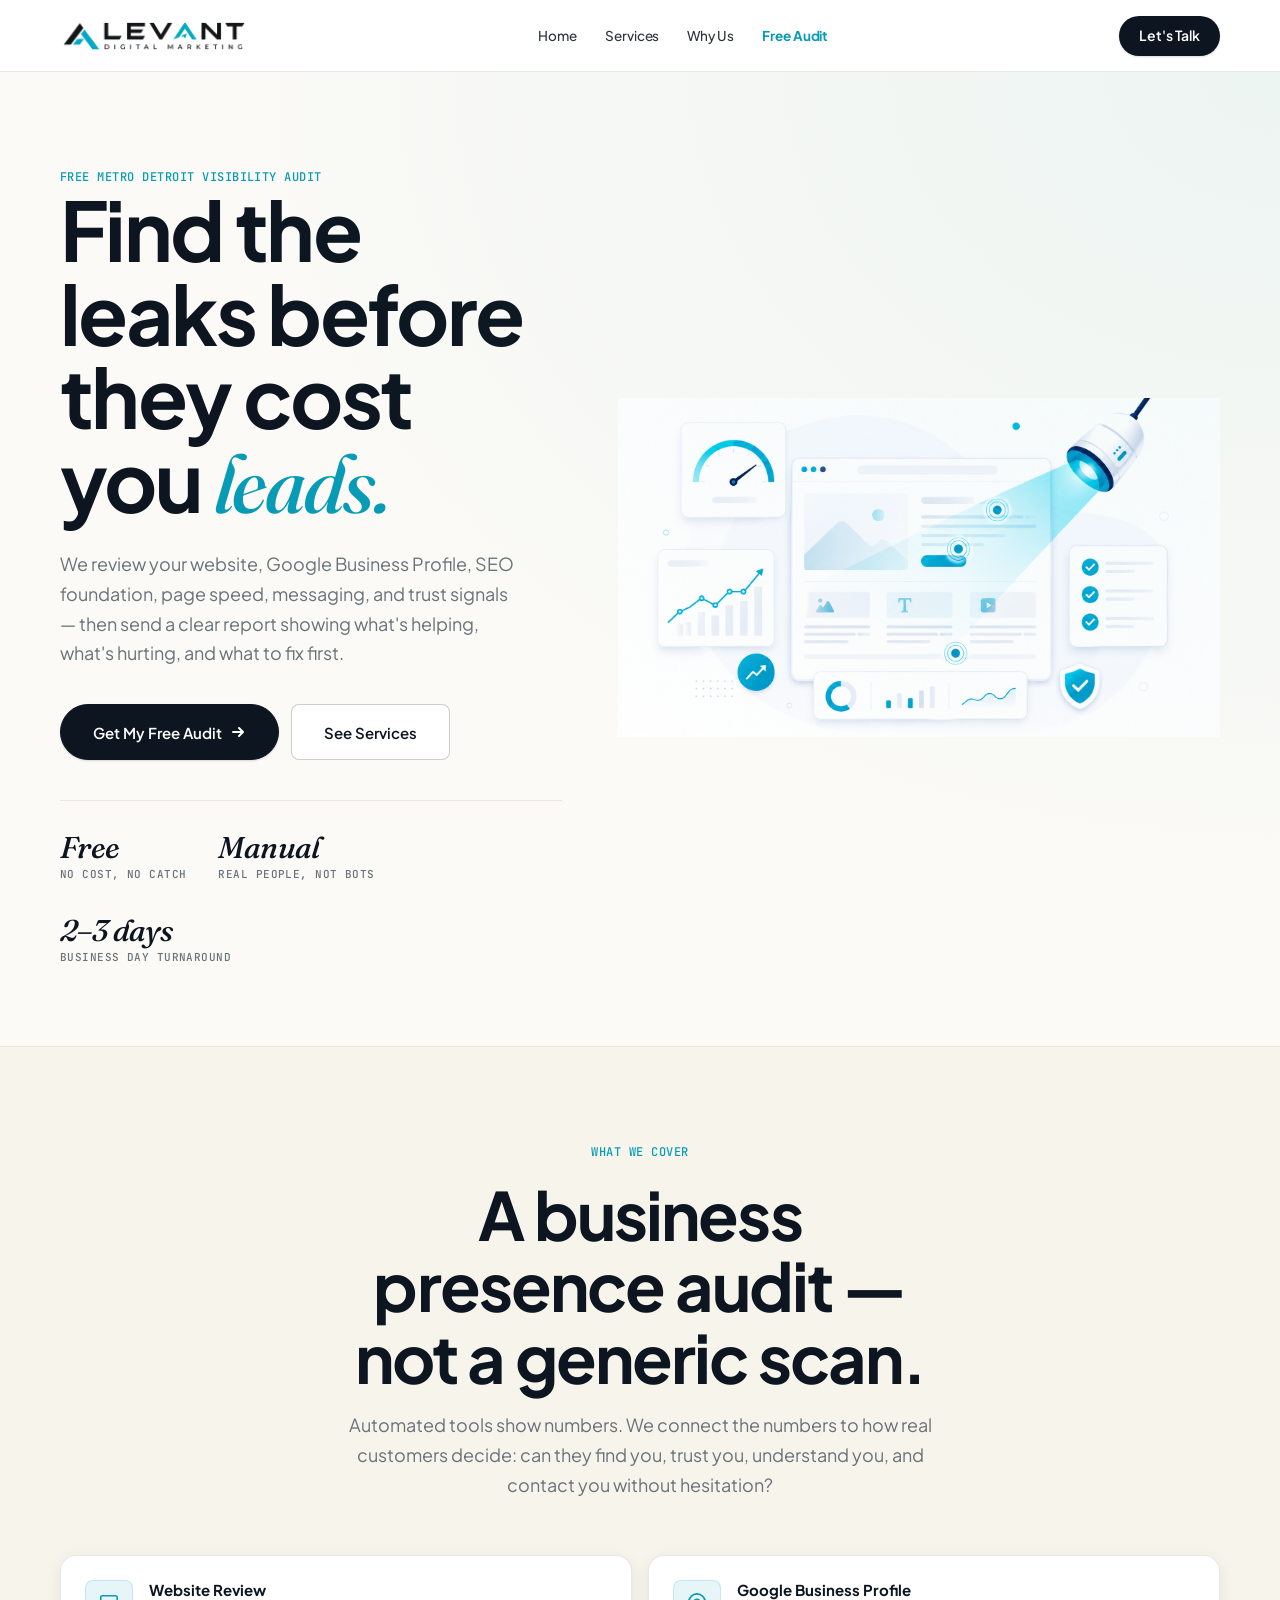
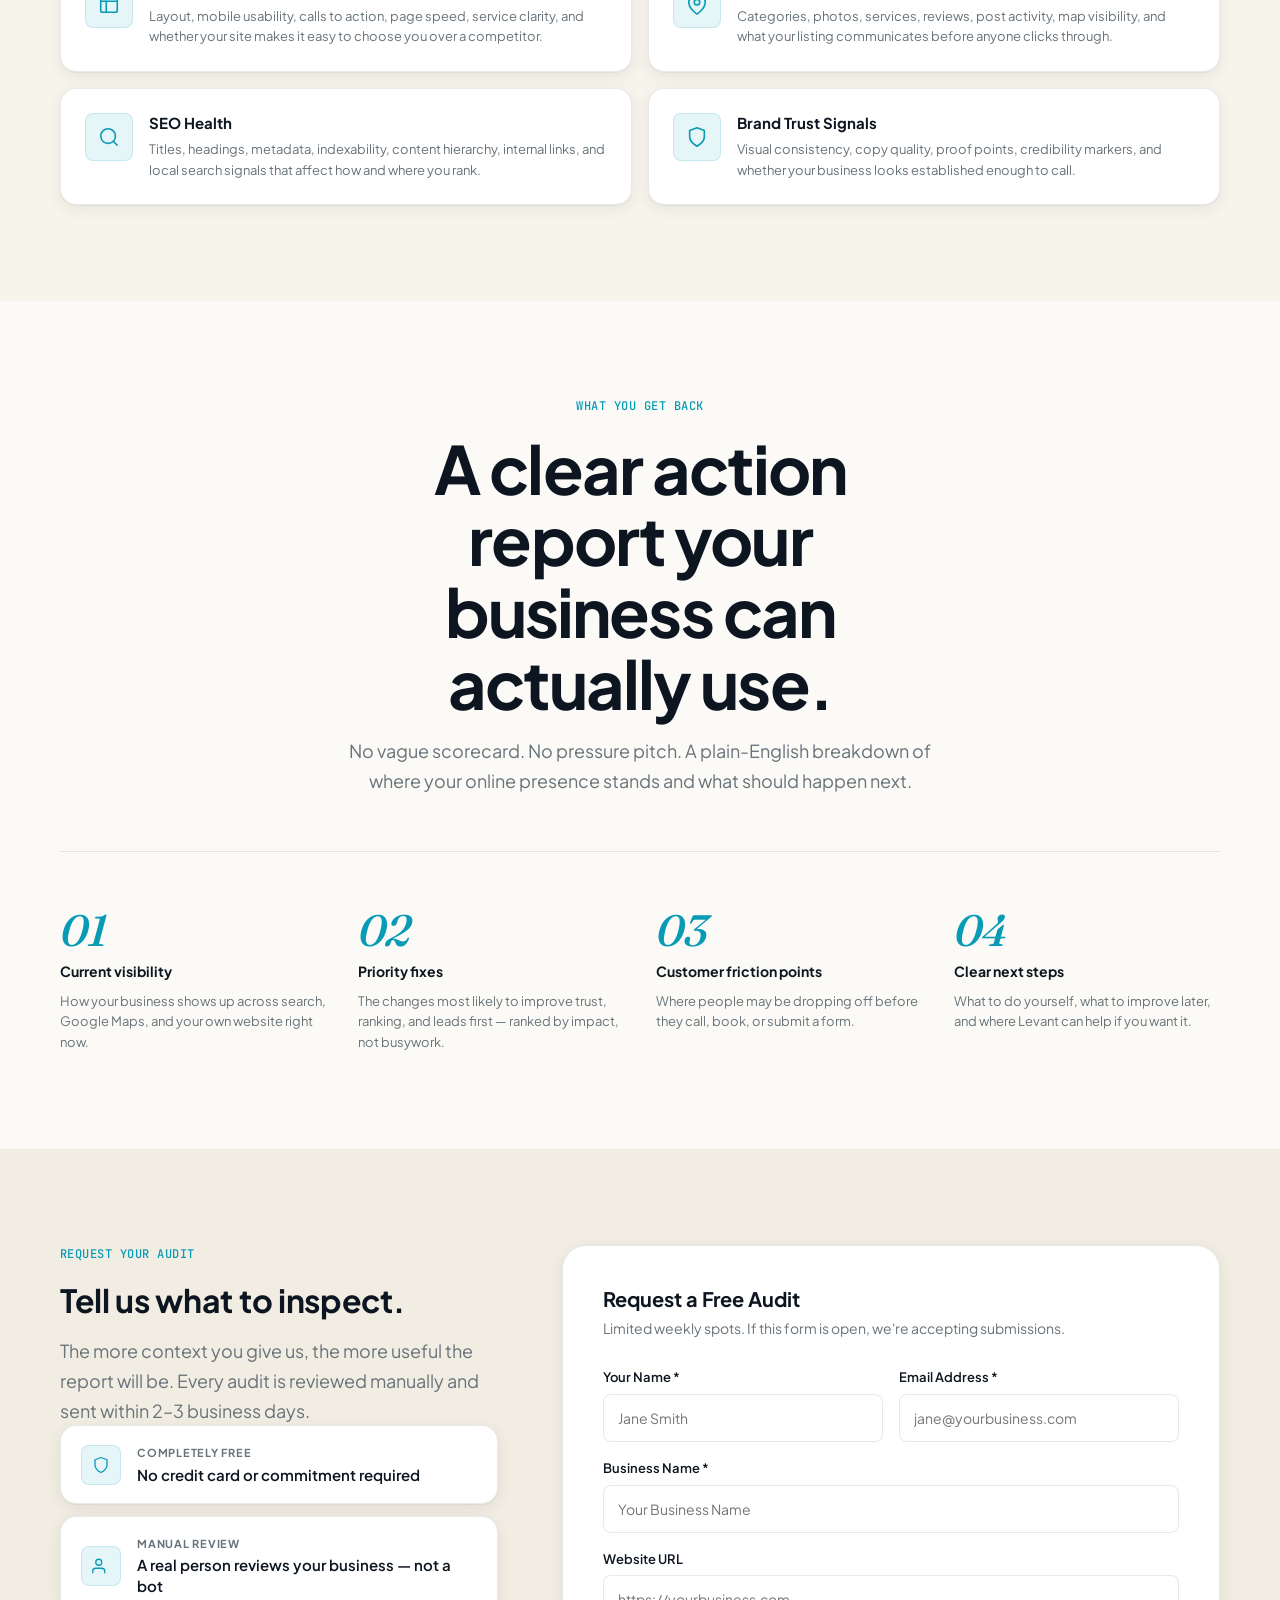
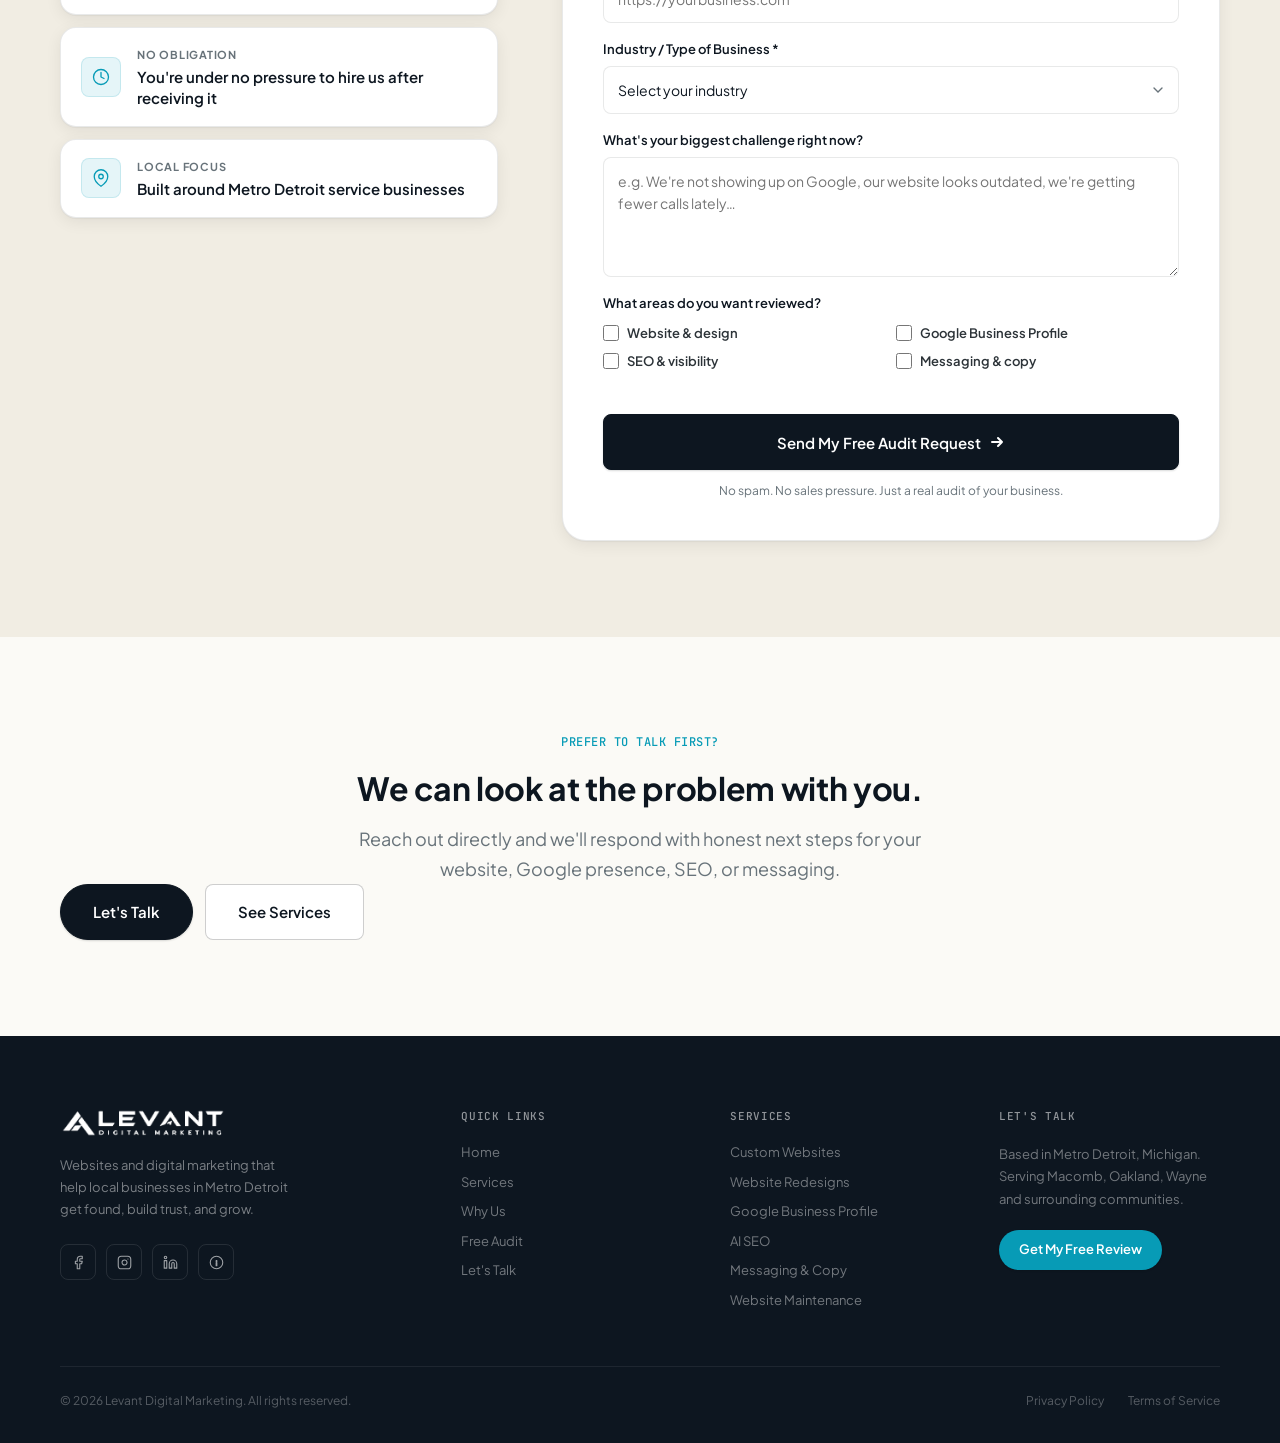
<file: audit.html>
<!DOCTYPE html>
<html lang="en">
<head>
  <meta charset="utf-8">
  <meta name="viewport" content="width=device-width, initial-scale=1.0">
  <title>Free Audit | Levant Digital Marketing — Metro Detroit</title>
  <meta name="description" content="Get a free website, Google Business Profile, SEO, and messaging audit for your Metro Detroit business. Reviewed manually. Sent within 2–3 business days. No pressure.">
  <meta name="theme-color" content="#079bb6">

  <link rel="preconnect" href="https://fonts.googleapis.com">
  <link rel="preconnect" href="https://fonts.gstatic.com" crossorigin>
  <link rel="preload" href="https://fonts.googleapis.com/css2?family=Plus+Jakarta+Sans:wght@400;500;600;700;800&family=Fraunces:ital,opsz,wght@0,9..144,500;0,9..144,600;1,9..144,400;1,9..144,500&family=JetBrains+Mono:wght@400;500&family=Caveat:wght@500;700&display=swap" as="style" onload="this.onload=null;this.rel='stylesheet'">
  <noscript><link rel="stylesheet" href="https://fonts.googleapis.com/css2?family=Plus+Jakarta+Sans:wght@400;500;600;700;800&family=Fraunces:ital,opsz,wght@0,9..144,500;0,9..144,600;1,9..144,400;1,9..144,500&family=JetBrains+Mono:wght@400;500&family=Caveat:wght@500;700&display=swap"></noscript>

  <link rel="stylesheet" href="assets/style.css">
</head>
<body>

<!-- ===================== NAV ===================== -->
<nav class="nav" aria-label="Main navigation">
  <div class="wrap nav__inner">
    <a href="index.html" class="nav__logo" aria-label="Levant Digital Marketing home">
      <img src="assets/levant-logo.png" alt="Levant Digital Marketing" width="160" height="34">
    </a>
    <div class="nav__links" role="navigation">
      <a href="index.html">Home</a>
      <a href="services.html">Services</a>
      <a href="why-us.html">Why Us</a>
      <a href="audit.html" aria-current="page">Free Audit</a>
    </div>
    <a href="contact.html" class="nav__cta">Let's Talk</a>
    <button class="nav__toggle" aria-label="Open menu" aria-expanded="false">
      <svg viewBox="0 0 20 20" fill="none" stroke="currentColor" stroke-width="1.5" stroke-linecap="round" aria-hidden="true">
        <path d="M3 5h14M3 10h14M3 15h14"/>
      </svg>
    </button>
  </div>
  <div class="nav__drawer" role="dialog" aria-label="Mobile menu">
    <a href="index.html">Home</a>
    <a href="services.html">Services</a>
    <a href="why-us.html">Why Us</a>
    <a href="audit.html" aria-current="page">Free Audit</a>
    <a href="contact.html">Let's Talk</a>
  </div>
</nav>

<!-- ===================== HERO ===================== -->
<section class="hero hero--ivory hero--bordered">
  <div class="wrap hero__grid">
    <div class="hero__copy">
      <span class="eyebrow">Free Metro Detroit Visibility Audit</span>
      <h1 class="display">Find the leaks before they cost you <em class="serif accent">leads.</em></h1>
      <p class="text-18">We review your website, Google Business Profile, SEO foundation, page speed, messaging, and trust signals — then send a clear report showing what's helping, what's hurting, and what to fix first.</p>
      <div class="btn-group">
        <a href="#audit-form" class="btn btn--primary btn--pill btn--lg">
          Get My Free Audit
          <svg class="btn__arrow" viewBox="0 0 16 16" aria-hidden="true"><path d="M3 8h10M9 4l4 4-4 4"/></svg>
        </a>
        <a href="services.html" class="btn btn--secondary btn--lg">See Services</a>
      </div>
      <div class="hero__trust">
        <div class="trust-point">
          <span class="trust-point__num">Free</span>
          <span class="trust-point__label">No cost, no catch</span>
        </div>
        <div class="trust-point">
          <span class="trust-point__num">Manual</span>
          <span class="trust-point__label">Real people, not bots</span>
        </div>
        <div class="trust-point">
          <span class="trust-point__num">2–3 days</span>
          <span class="trust-point__label">Business day turnaround</span>
        </div>
      </div>
    </div>
    <div class="hero__img-wrap">
      <img
        class="hero__img hero__img--plain"
        src="assets/audit-scanlight.png"
        alt="Audit report preview showing website score, Google Business Profile completeness, SEO health metrics, and priority fixes for a local business"
        width="560"
        height="460"
        loading="lazy"
      >
    </div>
  </div>
</section>

<!-- ===================== WHAT WE AUDIT ===================== -->
<section class="section section--soft" aria-labelledby="audit-covers-heading">
  <div class="wrap">
    <div class="section-header section-header--center reveal">
      <span class="eyebrow">What we cover</span>
      <h2 class="heading-1" id="audit-covers-heading">A business presence audit — not a generic scan.</h2>
      <p class="text-18">Automated tools show numbers. We connect the numbers to how real customers decide: can they find you, trust you, understand you, and contact you without hesitation?</p>
    </div>
    <div class="audit-grid">
      <div class="audit-card reveal reveal--delay-1">
        <div class="icon-box" aria-hidden="true">
          <svg viewBox="0 0 24 24"><rect x="3" y="3" width="18" height="18" rx="2"/><path d="M3 9h18"/><path d="M9 21V9"/></svg>
        </div>
        <div class="audit-card__text">
          <h3>Website Review</h3>
          <p>Layout, mobile usability, calls to action, page speed, service clarity, and whether your site makes it easy to choose you over a competitor.</p>
        </div>
      </div>
      <div class="audit-card reveal reveal--delay-2">
        <div class="icon-box" aria-hidden="true">
          <svg viewBox="0 0 24 24"><path d="M21 10c0 7-9 13-9 13s-9-6-9-13a9 9 0 0 1 18 0z"/><circle cx="12" cy="10" r="3"/></svg>
        </div>
        <div class="audit-card__text">
          <h3>Google Business Profile</h3>
          <p>Categories, photos, services, reviews, post activity, map visibility, and what your listing communicates before anyone clicks through.</p>
        </div>
      </div>
      <div class="audit-card reveal reveal--delay-3">
        <div class="icon-box" aria-hidden="true">
          <svg viewBox="0 0 24 24"><circle cx="11" cy="11" r="8"/><path d="M21 21l-4.35-4.35"/></svg>
        </div>
        <div class="audit-card__text">
          <h3>SEO Health</h3>
          <p>Titles, headings, metadata, indexability, content hierarchy, internal links, and local search signals that affect how and where you rank.</p>
        </div>
      </div>
      <div class="audit-card reveal reveal--delay-4">
        <div class="icon-box" aria-hidden="true">
          <svg viewBox="0 0 24 24"><path d="M12 22s8-4 8-10V5l-8-3-8 3v7c0 6 8 10 8 10z"/></svg>
        </div>
        <div class="audit-card__text">
          <h3>Brand Trust Signals</h3>
          <p>Visual consistency, copy quality, proof points, credibility markers, and whether your business looks established enough to call.</p>
        </div>
      </div>
    </div>
  </div>
</section>

<!-- ===================== WHAT YOU GET ===================== -->
<section class="section" aria-labelledby="deliverables-heading">
  <div class="wrap">
    <div class="section-header section-header--center reveal">
      <span class="eyebrow">What you get back</span>
      <h2 class="heading-1" id="deliverables-heading">A clear action report your business can actually use.</h2>
      <p class="text-18">No vague scorecard. No pressure pitch. A plain-English breakdown of where your online presence stands and what should happen next.</p>
    </div>
    <div class="audit-num-grid">
      <div class="audit-num-item reveal reveal--delay-1">
        <span class="audit-num">01</span>
        <h3>Current visibility</h3>
        <p>How your business shows up across search, Google Maps, and your own website right now.</p>
      </div>
      <div class="audit-num-item reveal reveal--delay-2">
        <span class="audit-num">02</span>
        <h3>Priority fixes</h3>
        <p>The changes most likely to improve trust, ranking, and leads first — ranked by impact, not busywork.</p>
      </div>
      <div class="audit-num-item reveal reveal--delay-3">
        <span class="audit-num">03</span>
        <h3>Customer friction points</h3>
        <p>Where people may be dropping off before they call, book, or submit a form.</p>
      </div>
      <div class="audit-num-item reveal reveal--delay-4">
        <span class="audit-num">04</span>
        <h3>Clear next steps</h3>
        <p>What to do yourself, what to improve later, and where Levant can help if you want it.</p>
      </div>
    </div>
  </div>
</section>

<!-- ===================== FORM SECTION ===================== -->
<section class="section section--soft form-section" id="audit-form" aria-labelledby="form-heading">
  <div class="wrap form-layout">

    <!-- Left: context -->
    <div>
      <div class="section-header reveal">
        <span class="eyebrow">Request your audit</span>
        <h2 class="heading-2" id="form-heading">Tell us what to inspect.</h2>
        <p class="text-18">The more context you give us, the more useful the report will be. Every audit is reviewed manually and sent within 2–3 business days.</p>
      </div>
      <div class="info-tiles reveal">
        <div class="info-tile">
          <div class="icon-box icon-box--sm" aria-hidden="true">
            <svg viewBox="0 0 24 24"><path d="M12 22s8-4 8-10V5l-8-3-8 3v7c0 6 8 10 8 10z"/></svg>
          </div>
          <div class="info-tile__text">
            <span class="info-tile__label">Completely free</span>
            <span class="info-tile__value">No credit card or commitment required</span>
          </div>
        </div>
        <div class="info-tile">
          <div class="icon-box icon-box--sm" aria-hidden="true">
            <svg viewBox="0 0 24 24"><path d="M17 21v-2a4 4 0 0 0-4-4H5a4 4 0 0 0-4 4v2"/><circle cx="9" cy="7" r="4"/></svg>
          </div>
          <div class="info-tile__text">
            <span class="info-tile__label">Manual review</span>
            <span class="info-tile__value">A real person reviews your business — not a bot</span>
          </div>
        </div>
        <div class="info-tile">
          <div class="icon-box icon-box--sm" aria-hidden="true">
            <svg viewBox="0 0 24 24"><circle cx="12" cy="12" r="10"/><polyline points="12 6 12 12 16 14"/></svg>
          </div>
          <div class="info-tile__text">
            <span class="info-tile__label">No obligation</span>
            <span class="info-tile__value">You're under no pressure to hire us after receiving it</span>
          </div>
        </div>
        <div class="info-tile">
          <div class="icon-box icon-box--sm" aria-hidden="true">
            <svg viewBox="0 0 24 24"><path d="M21 10c0 7-9 13-9 13s-9-6-9-13a9 9 0 0 1 18 0z"/><circle cx="12" cy="10" r="3"/></svg>
          </div>
          <div class="info-tile__text">
            <span class="info-tile__label">Local focus</span>
            <span class="info-tile__value">Built around Metro Detroit service businesses</span>
          </div>
        </div>
      </div>
    </div>

    <!-- Right: form -->
    <div class="reveal reveal--delay-2">
      <div class="form-card">
        <h3 class="form-card__title">Request a Free Audit</h3>
        <p class="form-card__subtitle">Limited weekly spots. If this form is open, we're accepting submissions.</p>

        <div class="form-error" role="alert">Please fill in all required fields before submitting.</div>
        <div class="form-success" role="status">
          <strong>You're on the list.</strong> We'll review your business and send your report within 2–3 business days. Watch your inbox.
        </div>

        <form
          class="js-form"
          action="https://formspree.io/f/YOUR_FORM_ID"
          method="POST"
          novalidate
        >
          <div class="form-row">
            <div class="form-group">
              <label for="audit-name">Your Name <span aria-hidden="true">*</span></label>
              <input class="field" type="text" id="audit-name" name="name" autocomplete="name" required placeholder="Jane Smith">
            </div>
            <div class="form-group">
              <label for="audit-email">Email Address <span aria-hidden="true">*</span></label>
              <input class="field" type="email" id="audit-email" name="email" autocomplete="email" required placeholder="jane@yourbusiness.com">
            </div>
          </div>
          <div class="form-group">
            <label for="audit-business">Business Name <span aria-hidden="true">*</span></label>
            <input class="field" type="text" id="audit-business" name="business" autocomplete="organization" required placeholder="Your Business Name">
          </div>
          <div class="form-group">
            <label for="audit-website">Website URL</label>
            <input class="field" type="url" id="audit-website" name="website" autocomplete="url" placeholder="https://yourbusiness.com">
          </div>
          <div class="form-group">
            <label for="audit-industry">Industry / Type of Business <span aria-hidden="true">*</span></label>
            <select class="field" id="audit-industry" name="industry" required>
              <option value="" disabled selected>Select your industry</option>
              <option value="home-services">Home services (plumbing, HVAC, electrical)</option>
              <option value="construction">Construction / contracting</option>
              <option value="auto">Auto / automotive</option>
              <option value="health">Health &amp; wellness</option>
              <option value="food">Food &amp; beverage / restaurant</option>
              <option value="retail">Retail / e-commerce</option>
              <option value="professional">Professional services (law, finance, real estate)</option>
              <option value="beauty">Beauty / personal care</option>
              <option value="other">Other</option>
            </select>
          </div>
          <div class="form-group">
            <label for="audit-challenge">What's your biggest challenge right now?</label>
            <textarea class="field" id="audit-challenge" name="challenge" rows="3" placeholder="e.g. We're not showing up on Google, our website looks outdated, we're getting fewer calls lately…"></textarea>
          </div>
          <div class="form-group">
            <label>What areas do you want reviewed?</label>
            <div class="check-group" role="group" aria-label="Areas to review">
              <label class="check-label">
                <input type="checkbox" name="review[]" value="website"> Website &amp; design
              </label>
              <label class="check-label">
                <input type="checkbox" name="review[]" value="google-profile"> Google Business Profile
              </label>
              <label class="check-label">
                <input type="checkbox" name="review[]" value="seo"> SEO &amp; visibility
              </label>
              <label class="check-label">
                <input type="checkbox" name="review[]" value="messaging"> Messaging &amp; copy
              </label>
            </div>
          </div>
          <button type="submit" class="btn btn--primary btn--lg form-submit" data-submit>
            Send My Free Audit Request
            <svg class="btn__arrow" viewBox="0 0 16 16" aria-hidden="true"><path d="M3 8h10M9 4l4 4-4 4"/></svg>
          </button>
          <p class="form-note">No spam. No sales pressure. Just a real audit of your business.</p>
        </form>
      </div>
    </div>

  </div>
</section>

<!-- ===================== PREFER TO TALK ===================== -->
<section class="section" aria-labelledby="talk-heading">
  <div class="wrap">
    <div class="section-header section-header--center reveal">
      <span class="eyebrow">Prefer to talk first?</span>
      <h2 class="heading-2" id="talk-heading">We can look at the problem with you.</h2>
      <p class="text-18">Reach out directly and we'll respond with honest next steps for your website, Google presence, SEO, or messaging.</p>
    </div>
    <div class="btn-group">
      <a href="contact.html" class="btn btn--primary btn--pill btn--lg">Let's Talk</a>
      <a href="services.html" class="btn btn--secondary btn--lg">See Services</a>
    </div>
  </div>
</section>

<!-- ===================== FOOTER ===================== -->
<footer class="footer section--dark" aria-label="Site footer">
  <div class="wrap">
    <div class="footer__grid">
      <div class="footer__brand">
        <img src="assets/levant-logo.png" alt="Levant Digital Marketing" class="footer__brand-logo" width="140" height="30" loading="lazy">
        <p>Websites and digital marketing that help local businesses in Metro Detroit get found, build trust, and grow.</p>
        <div class="footer__social">
          <a href="https://facebook.com/levantdigitalmarketing" class="social-link" aria-label="Levant on Facebook" rel="noopener noreferrer" target="_blank">
            <svg viewBox="0 0 24 24" aria-hidden="true"><path d="M18 2h-3a5 5 0 0 0-5 5v3H7v4h3v8h4v-8h3l1-4h-4V7a1 1 0 0 1 1-1h3z"/></svg>
          </a>
          <a href="https://www.instagram.com/levantdigitalmarketing/" class="social-link" aria-label="Levant on Instagram" rel="noopener noreferrer" target="_blank">
            <svg viewBox="0 0 24 24" aria-hidden="true"><rect x="2" y="2" width="20" height="20" rx="5"/><path d="M16 11.37A4 4 0 1 1 12.63 8 4 4 0 0 1 16 11.37z"/><line x1="17.5" y1="6.5" x2="17.51" y2="6.5"/></svg>
          </a>
          <a href="https://linkedin.com/company/levant-digital-marketing" class="social-link" aria-label="Levant on LinkedIn" rel="noopener noreferrer" target="_blank">
            <svg viewBox="0 0 24 24" aria-hidden="true"><path d="M16 8a6 6 0 0 1 6 6v7h-4v-7a2 2 0 0 0-2-2 2 2 0 0 0-2 2v7h-4v-7a6 6 0 0 1 6-6z"/><rect x="2" y="9" width="4" height="12"/><circle cx="4" cy="4" r="2"/></svg>
          </a>
          <a href="https://g.page/levantdigitalmarketing" class="social-link" aria-label="Levant on Google Business" rel="noopener noreferrer" target="_blank">
            <svg viewBox="0 0 24 24" aria-hidden="true"><path d="M12 22C6.477 22 2 17.523 2 12S6.477 2 12 2s10 4.477 10 10-4.477 10-10 10zm-.55-5h1.1v-5h-1.1v5zm0-6.5h1.1V9h-1.1v1.5z"/></svg>
          </a>
        </div>
      </div>
      <div class="footer__col">
        <h4>Quick Links</h4>
        <ul>
          <li><a href="index.html">Home</a></li>
          <li><a href="services.html">Services</a></li>
          <li><a href="why-us.html">Why Us</a></li>
          <li><a href="audit.html">Free Audit</a></li>
          <li><a href="contact.html">Let's Talk</a></li>
        </ul>
      </div>
      <div class="footer__col">
        <h4>Services</h4>
        <ul>
          <li><a href="services.html">Custom Websites</a></li>
          <li><a href="services.html">Website Redesigns</a></li>
          <li><a href="services.html">Google Business Profile</a></li>
          <li><a href="services.html">AI SEO</a></li>
          <li><a href="services.html">Messaging &amp; Copy</a></li>
          <li><a href="services.html">Website Maintenance</a></li>
        </ul>
      </div>
      <div class="footer__col">
        <h4>Let's Talk</h4>
        <p class="footer__location">Based in Metro Detroit, Michigan.<br>Serving Macomb, Oakland, Wayne<br>and surrounding communities.</p>
        <a href="contact.html" class="footer__cta-link">Get My Free Review</a>
      </div>
    </div>
    <div class="footer__bottom">
      <p class="footer__copy">&copy; 2026 Levant Digital Marketing. All rights reserved.</p>
      <div class="footer__legal">
        <a href="privacy.html">Privacy Policy</a>
        <a href="terms.html">Terms of Service</a>
      </div>
    </div>
  </div>
</footer>

<script src="assets/site.js" defer></script>
</body>
</html>
</file>
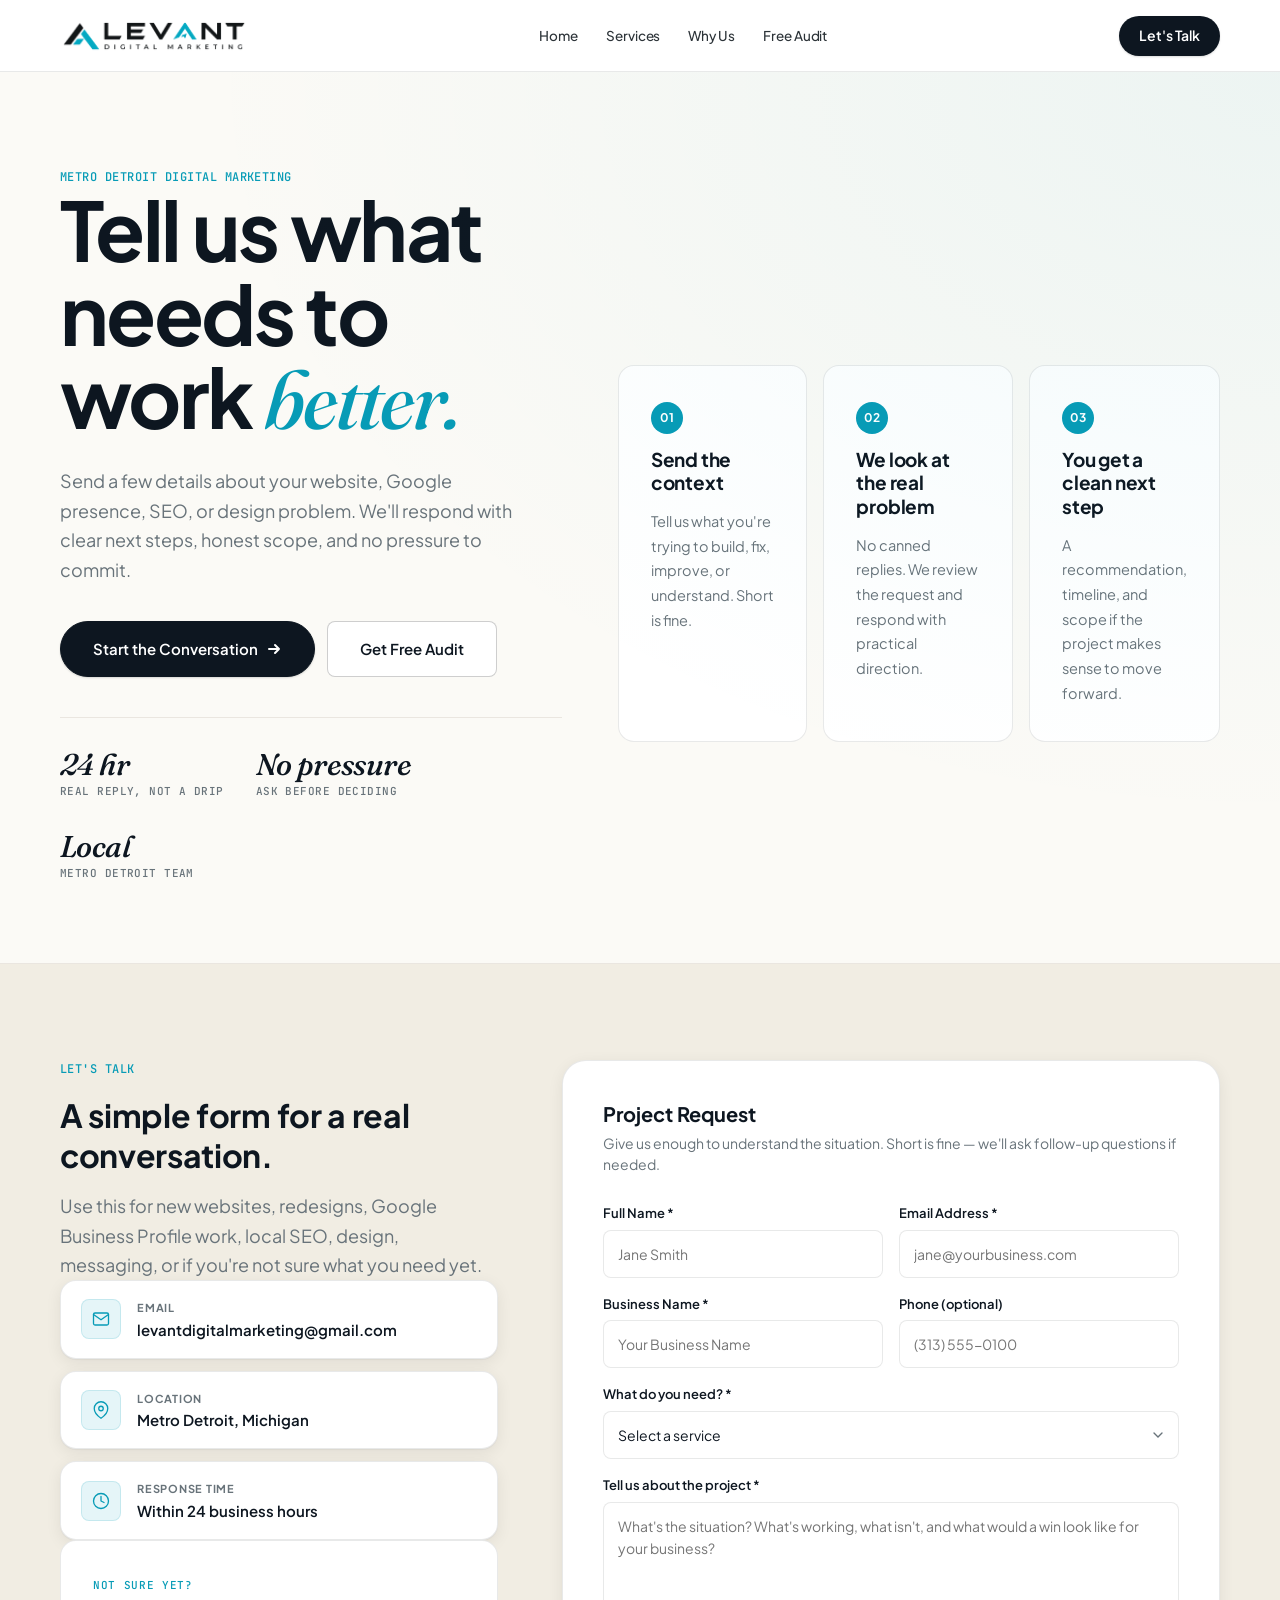
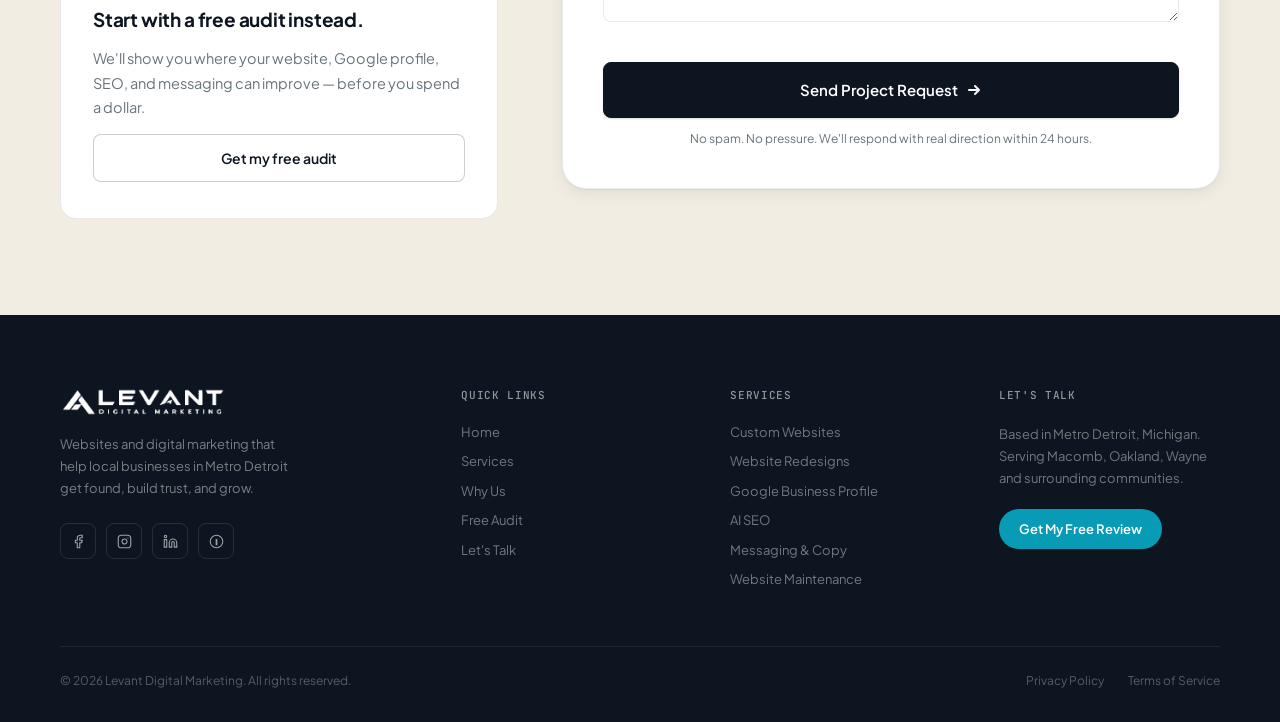
<file: contact.html>
<!DOCTYPE html>
<html lang="en">
<head>
  <meta charset="utf-8">
  <meta name="viewport" content="width=device-width, initial-scale=1.0">
  <title>Let's Talk | Levant Digital Marketing — Metro Detroit</title>
  <meta name="description" content="Contact Levant Digital Marketing for websites, local SEO, Google Business Profile, messaging, and design for Metro Detroit businesses. Real reply within 24 hours.">
  <meta name="theme-color" content="#079bb6">

  <link rel="preconnect" href="https://fonts.googleapis.com">
  <link rel="preconnect" href="https://fonts.gstatic.com" crossorigin>
  <link rel="preload" href="https://fonts.googleapis.com/css2?family=Plus+Jakarta+Sans:wght@400;500;600;700;800&family=Fraunces:ital,opsz,wght@0,9..144,500;0,9..144,600;1,9..144,400;1,9..144,500&family=JetBrains+Mono:wght@400;500&family=Caveat:wght@500;700&display=swap" as="style" onload="this.onload=null;this.rel='stylesheet'">
  <noscript><link rel="stylesheet" href="https://fonts.googleapis.com/css2?family=Plus+Jakarta+Sans:wght@400;500;600;700;800&family=Fraunces:ital,opsz,wght@0,9..144,500;0,9..144,600;1,9..144,400;1,9..144,500&family=JetBrains+Mono:wght@400;500&family=Caveat:wght@500;700&display=swap"></noscript>

  <link rel="stylesheet" href="assets/style.css">
</head>
<body>

<!-- ===================== NAV ===================== -->
<nav class="nav" aria-label="Main navigation">
  <div class="wrap nav__inner">
    <a href="index.html" class="nav__logo" aria-label="Levant Digital Marketing home">
      <img src="assets/levant-logo.png" alt="Levant Digital Marketing" width="160" height="34">
    </a>
    <div class="nav__links" role="navigation">
      <a href="index.html">Home</a>
      <a href="services.html">Services</a>
      <a href="why-us.html">Why Us</a>
      <a href="audit.html">Free Audit</a>
    </div>
    <a href="contact.html" class="nav__cta" aria-current="page">Let's Talk</a>
    <button class="nav__toggle" aria-label="Open menu" aria-expanded="false">
      <svg viewBox="0 0 20 20" fill="none" stroke="currentColor" stroke-width="1.5" stroke-linecap="round" aria-hidden="true">
        <path d="M3 5h14M3 10h14M3 15h14"/>
      </svg>
    </button>
  </div>
  <div class="nav__drawer" role="dialog" aria-label="Mobile menu">
    <a href="index.html">Home</a>
    <a href="services.html">Services</a>
    <a href="why-us.html">Why Us</a>
    <a href="audit.html">Free Audit</a>
    <a href="contact.html" aria-current="page">Let's Talk</a>
  </div>
</nav>

<!-- ===================== HERO ===================== -->
<section class="hero hero--ivory hero--bordered">
  <div class="wrap hero__grid">
    <div class="hero__copy">
      <span class="eyebrow">Metro Detroit Digital Marketing</span>
      <h1 class="display">Tell us what needs to work <em class="serif accent">better.</em></h1>
      <p class="text-18">Send a few details about your website, Google presence, SEO, or design problem. We'll respond with clear next steps, honest scope, and no pressure to commit.</p>
      <div class="btn-group">
        <a href="#contact-form" class="btn btn--primary btn--pill btn--lg">
          Start the Conversation
          <svg class="btn__arrow" viewBox="0 0 16 16" aria-hidden="true"><path d="M3 8h10M9 4l4 4-4 4"/></svg>
        </a>
        <a href="audit.html" class="btn btn--secondary btn--lg">Get Free Audit</a>
      </div>
      <div class="hero__trust">
        <div class="trust-point">
          <span class="trust-point__num">24 hr</span>
          <span class="trust-point__label">Real reply, not a drip</span>
        </div>
        <div class="trust-point">
          <span class="trust-point__num">No pressure</span>
          <span class="trust-point__label">Ask before deciding</span>
        </div>
        <div class="trust-point">
          <span class="trust-point__num">Local</span>
          <span class="trust-point__label">Metro Detroit team</span>
        </div>
      </div>
    </div>

    <!-- How it works -->
    <div class="reveal reveal--delay-1">
      <div class="trust-grid">
        <article class="trust-card">
          <div class="step-num" aria-hidden="true">01</div>
          <h3>Send the context</h3>
          <p>Tell us what you're trying to build, fix, improve, or understand. Short is fine.</p>
        </article>
        <article class="trust-card">
          <div class="step-num" aria-hidden="true">02</div>
          <h3>We look at the real problem</h3>
          <p>No canned replies. We review the request and respond with practical direction.</p>
        </article>
        <article class="trust-card">
          <div class="step-num" aria-hidden="true">03</div>
          <h3>You get a clean next step</h3>
          <p>A recommendation, timeline, and scope if the project makes sense to move forward.</p>
        </article>
      </div>
    </div>
  </div>
</section>

<!-- ===================== FORM + SIDEBAR ===================== -->
<section class="section section--soft form-section" id="contact-form" aria-labelledby="contact-form-heading">
  <div class="wrap form-layout">

    <!-- Left: contact info -->
    <div>
      <div class="section-header reveal">
        <span class="eyebrow">Let's talk</span>
        <h2 class="heading-2" id="contact-form-heading">A simple form for a real conversation.</h2>
        <p class="text-18">Use this for new websites, redesigns, Google Business Profile work, local SEO, design, messaging, or if you're not sure what you need yet.</p>
      </div>

      <div class="info-tiles reveal">
        <div class="info-tile">
          <div class="icon-box icon-box--sm" aria-hidden="true">
            <svg viewBox="0 0 24 24"><path d="M4 4h16c1.1 0 2 .9 2 2v12c0 1.1-.9 2-2 2H4c-1.1 0-2-.9-2-2V6c0-1.1.9-2 2-2z"/><polyline points="22,6 12,13 2,6"/></svg>
          </div>
          <div class="info-tile__text">
            <span class="info-tile__label">Email</span>
            <span class="info-tile__value">levantdigitalmarketing@gmail.com</span>
          </div>
        </div>
        <div class="info-tile">
          <div class="icon-box icon-box--sm" aria-hidden="true">
            <svg viewBox="0 0 24 24"><path d="M21 10c0 7-9 13-9 13s-9-6-9-13a9 9 0 0 1 18 0z"/><circle cx="12" cy="10" r="3"/></svg>
          </div>
          <div class="info-tile__text">
            <span class="info-tile__label">Location</span>
            <span class="info-tile__value">Metro Detroit, Michigan</span>
          </div>
        </div>
        <div class="info-tile">
          <div class="icon-box icon-box--sm" aria-hidden="true">
            <svg viewBox="0 0 24 24"><circle cx="12" cy="12" r="10"/><polyline points="12 6 12 12 16 14"/></svg>
          </div>
          <div class="info-tile__text">
            <span class="info-tile__label">Response time</span>
            <span class="info-tile__value">Within 24 business hours</span>
          </div>
        </div>
      </div>

      <div class="reveal">
        <div class="trust-card">
          <span class="trust-card__label">Not sure yet?</span>
          <h3>Start with a free audit instead.</h3>
          <p>We'll show you where your website, Google profile, SEO, and messaging can improve — before you spend a dollar.</p>
          <a href="audit.html" class="btn btn--secondary">Get my free audit</a>
        </div>
      </div>
    </div>

    <!-- Right: form -->
    <div class="reveal reveal--delay-2">
      <div class="form-card">
        <h3 class="form-card__title">Project Request</h3>
        <p class="form-card__subtitle">Give us enough to understand the situation. Short is fine — we'll ask follow-up questions if needed.</p>

        <div class="form-error" role="alert">Something went wrong. Please check your details and try again.</div>
        <div class="form-success" role="status">
          <strong>Message sent.</strong> Thanks for reaching out. We received your request and will respond within 24 hours with clear next steps.
        </div>

        <form
          class="js-form"
          action="https://formspree.io/f/YOUR_FORM_ID"
          method="POST"
          novalidate
        >
          <div class="form-row">
            <div class="form-group">
              <label for="contact-name">Full Name <span aria-hidden="true">*</span></label>
              <input class="field" type="text" id="contact-name" name="name" autocomplete="name" required placeholder="Jane Smith">
            </div>
            <div class="form-group">
              <label for="contact-email">Email Address <span aria-hidden="true">*</span></label>
              <input class="field" type="email" id="contact-email" name="email" autocomplete="email" required placeholder="jane@yourbusiness.com">
            </div>
          </div>
          <div class="form-row">
            <div class="form-group">
              <label for="contact-business">Business Name <span aria-hidden="true">*</span></label>
              <input class="field" type="text" id="contact-business" name="business" autocomplete="organization" required placeholder="Your Business Name">
            </div>
            <div class="form-group">
              <label for="contact-phone">Phone (optional)</label>
              <input class="field" type="tel" id="contact-phone" name="phone" autocomplete="tel" placeholder="(313) 555-0100">
            </div>
          </div>
          <div class="form-group">
            <label for="contact-service">What do you need? <span aria-hidden="true">*</span></label>
            <select class="field" id="contact-service" name="service" required>
              <option value="" disabled selected>Select a service</option>
              <option value="website-new">Website creation</option>
              <option value="website-redesign">Website redesign</option>
              <option value="gbp">Google Business Profile</option>
              <option value="seo">Local SEO</option>
              <option value="messaging">Messaging and copy</option>
              <option value="branding">Branding or graphic design</option>
              <option value="full">Full package</option>
              <option value="unsure">Not sure yet</option>
            </select>
          </div>
          <div class="form-group">
            <label for="contact-message">Tell us about the project <span aria-hidden="true">*</span></label>
            <textarea class="field" id="contact-message" name="message" rows="5" required placeholder="What's the situation? What's working, what isn't, and what would a win look like for your business?"></textarea>
          </div>
          <button type="submit" class="btn btn--primary btn--lg form-submit" data-submit>
            Send Project Request
            <svg class="btn__arrow" viewBox="0 0 16 16" aria-hidden="true"><path d="M3 8h10M9 4l4 4-4 4"/></svg>
          </button>
          <p class="form-note">No spam. No pressure. We'll respond with real direction within 24 hours.</p>
        </form>
      </div>
    </div>

  </div>
</section>

<!-- ===================== FOOTER ===================== -->
<footer class="footer section--dark" aria-label="Site footer">
  <div class="wrap">
    <div class="footer__grid">
      <div class="footer__brand">
        <img src="assets/levant-logo.png" alt="Levant Digital Marketing" class="footer__brand-logo" width="140" height="30" loading="lazy">
        <p>Websites and digital marketing that help local businesses in Metro Detroit get found, build trust, and grow.</p>
        <div class="footer__social">
          <a href="https://facebook.com/levantdigitalmarketing" class="social-link" aria-label="Levant on Facebook" rel="noopener noreferrer" target="_blank">
            <svg viewBox="0 0 24 24" aria-hidden="true"><path d="M18 2h-3a5 5 0 0 0-5 5v3H7v4h3v8h4v-8h3l1-4h-4V7a1 1 0 0 1 1-1h3z"/></svg>
          </a>
          <a href="https://www.instagram.com/levantdigitalmarketing/" class="social-link" aria-label="Levant on Instagram" rel="noopener noreferrer" target="_blank">
            <svg viewBox="0 0 24 24" aria-hidden="true"><rect x="2" y="2" width="20" height="20" rx="5"/><path d="M16 11.37A4 4 0 1 1 12.63 8 4 4 0 0 1 16 11.37z"/><line x1="17.5" y1="6.5" x2="17.51" y2="6.5"/></svg>
          </a>
          <a href="https://linkedin.com/company/levant-digital-marketing" class="social-link" aria-label="Levant on LinkedIn" rel="noopener noreferrer" target="_blank">
            <svg viewBox="0 0 24 24" aria-hidden="true"><path d="M16 8a6 6 0 0 1 6 6v7h-4v-7a2 2 0 0 0-2-2 2 2 0 0 0-2 2v7h-4v-7a6 6 0 0 1 6-6z"/><rect x="2" y="9" width="4" height="12"/><circle cx="4" cy="4" r="2"/></svg>
          </a>
          <a href="https://g.page/levantdigitalmarketing" class="social-link" aria-label="Levant on Google Business" rel="noopener noreferrer" target="_blank">
            <svg viewBox="0 0 24 24" aria-hidden="true"><path d="M12 22C6.477 22 2 17.523 2 12S6.477 2 12 2s10 4.477 10 10-4.477 10-10 10zm-.55-5h1.1v-5h-1.1v5zm0-6.5h1.1V9h-1.1v1.5z"/></svg>
          </a>
        </div>
      </div>
      <div class="footer__col">
        <h4>Quick Links</h4>
        <ul>
          <li><a href="index.html">Home</a></li>
          <li><a href="services.html">Services</a></li>
          <li><a href="why-us.html">Why Us</a></li>
          <li><a href="audit.html">Free Audit</a></li>
          <li><a href="contact.html">Let's Talk</a></li>
        </ul>
      </div>
      <div class="footer__col">
        <h4>Services</h4>
        <ul>
          <li><a href="services.html">Custom Websites</a></li>
          <li><a href="services.html">Website Redesigns</a></li>
          <li><a href="services.html">Google Business Profile</a></li>
          <li><a href="services.html">AI SEO</a></li>
          <li><a href="services.html">Messaging &amp; Copy</a></li>
          <li><a href="services.html">Website Maintenance</a></li>
        </ul>
      </div>
      <div class="footer__col">
        <h4>Let's Talk</h4>
        <p class="footer__location">Based in Metro Detroit, Michigan.<br>Serving Macomb, Oakland, Wayne<br>and surrounding communities.</p>
        <a href="contact.html" class="footer__cta-link">Get My Free Review</a>
      </div>
    </div>
    <div class="footer__bottom">
      <p class="footer__copy">&copy; 2026 Levant Digital Marketing. All rights reserved.</p>
      <div class="footer__legal">
        <a href="privacy.html">Privacy Policy</a>
        <a href="terms.html">Terms of Service</a>
      </div>
    </div>
  </div>
</footer>

<script src="assets/site.js" defer></script>
</body>
</html>
</file>
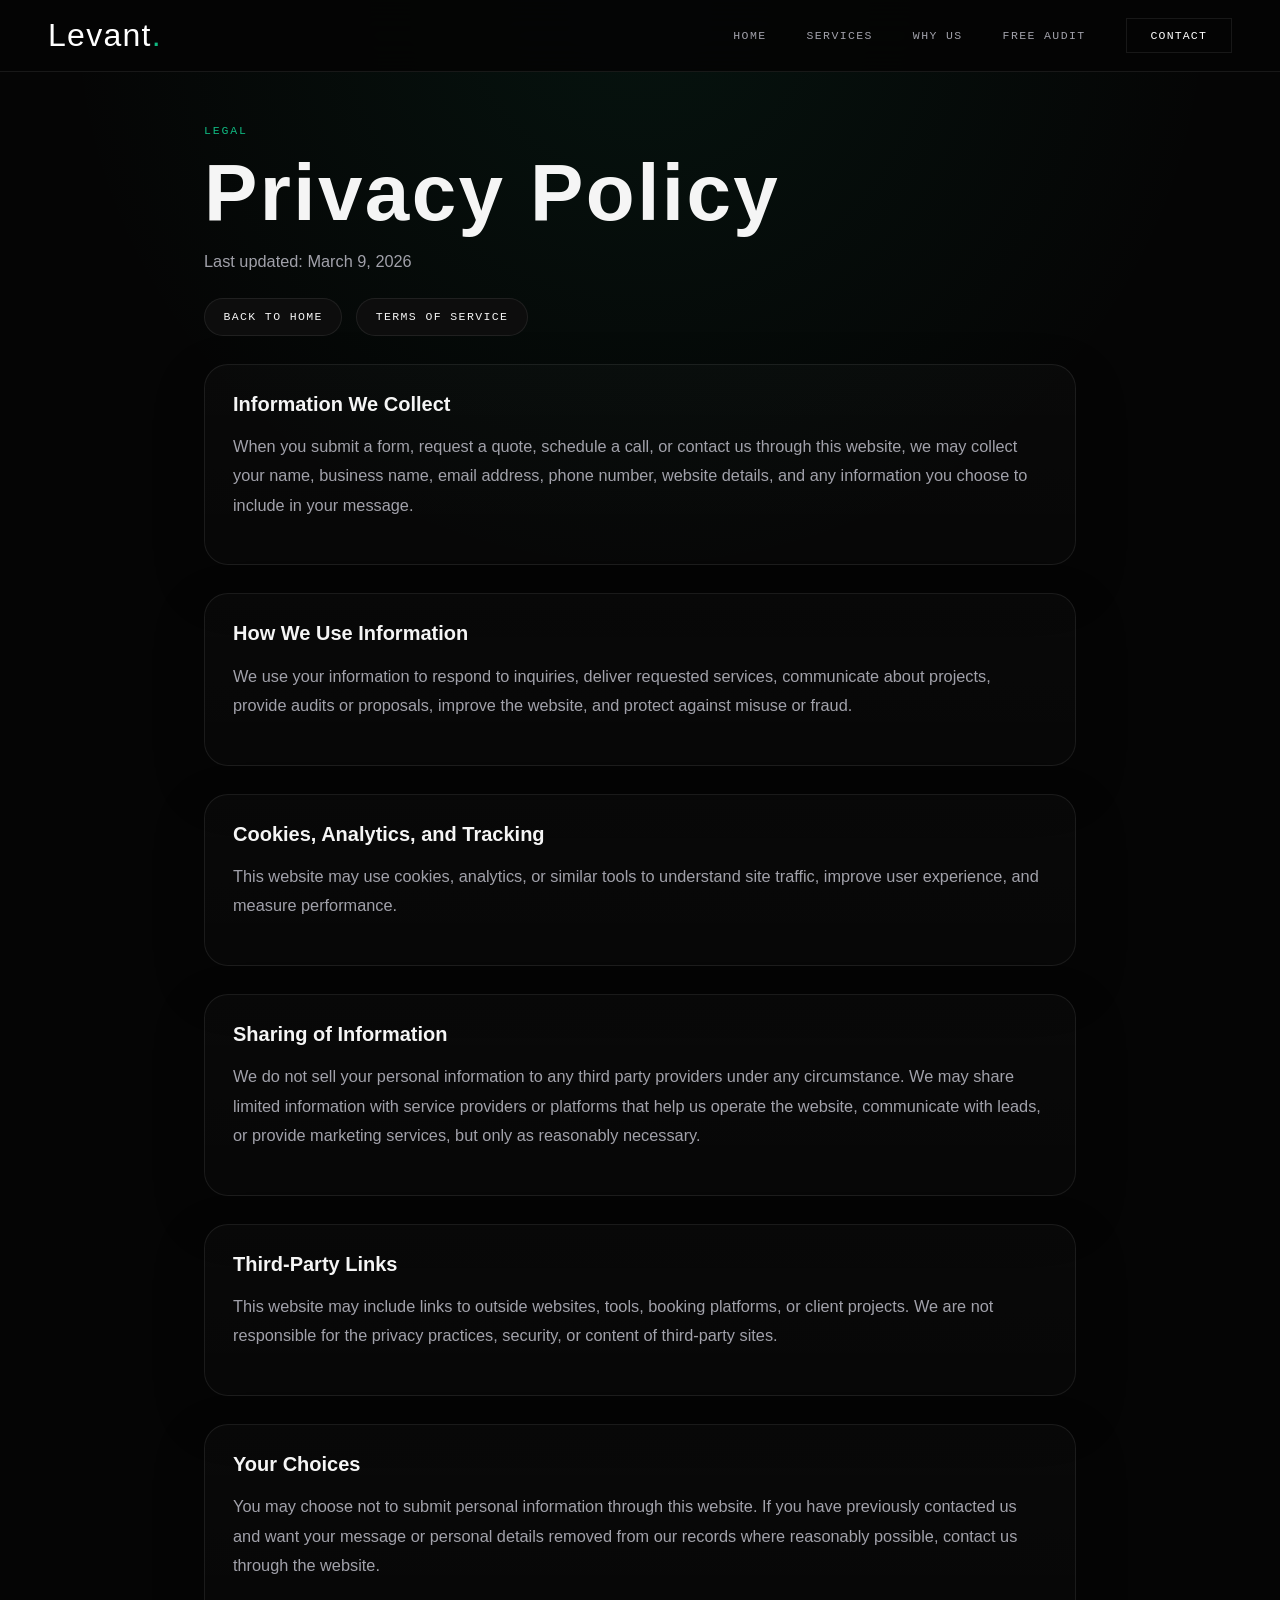
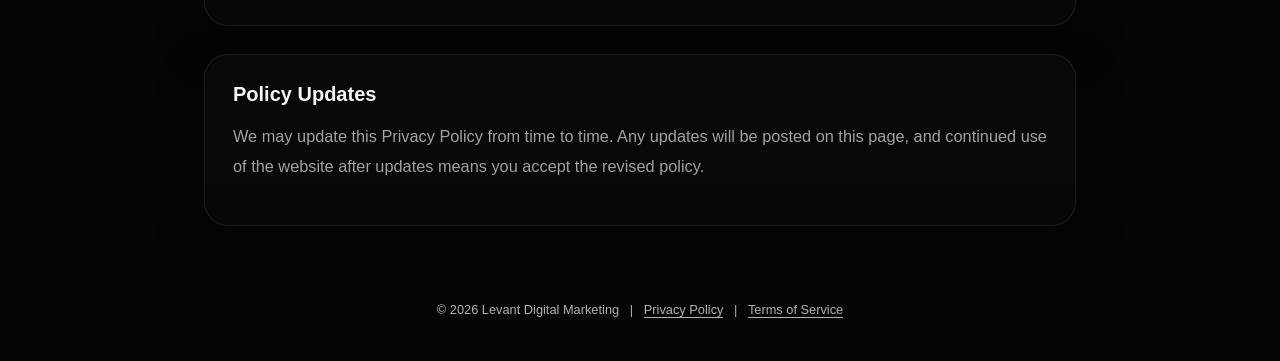
<file: privacy.html>
<!DOCTYPE html>
<html lang="en">
<head>
  <meta charset="UTF-8" />
  <meta name="viewport" content="width=device-width, initial-scale=1.0" />
  <title>Privacy Policy | Levant Digital Marketing</title>
  <link rel="preconnect" href="https://api.fontshare.com" />
  <link href="https://api.fontshare.com/v2/css?f[]=general-sans@400,500,600,700&f[]=satoshi@500,700,900&display=swap" rel="stylesheet" />
  <style>
    :root{--bg:#050505;--panel:#0d0d0d;--line:rgba(255,255,255,.08);--text:#f5f5f5;--muted:#a1a1aa;--em:#10b981;--em-soft:rgba(16,185,129,.12);--cyan:#10b981}
    *{box-sizing:border-box} html{scroll-behavior:smooth} body{margin:0;background:radial-gradient(circle at top, rgba(16,185,129,.08), transparent 28%), var(--bg);color:var(--text);font-family:'DM Sans',sans-serif} a{color:inherit}
    
    /* Dark Navigation */
    #nav{position:fixed;top:0;left:0;right:0;z-index:200;height:72px;display:flex;align-items:center;padding:0 3rem;background:rgba(5,5,5,0.92);backdrop-filter:blur(18px);-webkit-backdrop-filter:blur(18px);border-bottom:1px solid var(--line);transition:box-shadow 0.3s ease}
    #nav.scrolled{box-shadow:0 2px 24px rgba(0,0,0,0.4)}
    .nav-inner{max-width:1440px;width:100%;margin:auto;display:flex;align-items:center;justify-content:space-between}
    .nav-logo{font-family:'Bebas Neue',sans-serif;font-size:2rem;letter-spacing:0.04em;color:#fff;text-decoration:none;flex-shrink:0}
    .nav-logo em{color:var(--em);font-style:normal}
    .nav-links{display:flex;align-items:center;gap:2.5rem}
    .nav-lnk{font-family:'JetBrains Mono',monospace;font-size:0.72rem;font-weight:500;text-transform:uppercase;letter-spacing:0.12em;color:var(--muted);text-decoration:none;transition:color 0.2s ease;position:relative}
    .nav-lnk::after{content:'';position:absolute;bottom:-4px;left:0;width:0;height:1px;background:var(--em);transition:width 0.3s cubic-bezier(0.16,1,0.3,1)}
    .nav-lnk:hover::after{width:100%}
    .nav-lnk:hover,.nav-lnk.active{color:var(--em)}
    .nav-cta{font-family:'JetBrains Mono',monospace;font-size:0.72rem;font-weight:500;text-transform:uppercase;letter-spacing:0.1em;background:var(--panel);color:#fff;padding:0.65rem 1.5rem;text-decoration:none;border:1px solid var(--line);transition:background 0.2s ease,border-color 0.2s ease,transform 0.2s ease;flex-shrink:0}
    .nav-cta:hover{background:var(--em-soft);border-color:rgba(16,185,129,0.45);transform:translateY(-1px)}
    #mob-btn{display:none;background:none;border:none;cursor:pointer;color:#fff;padding:0.5rem;margin:-0.5rem}
    #mob-btn svg{display:block}
    #mob-menu{display:none;position:fixed;inset:0;background:var(--bg);z-index:199;flex-direction:column;align-items:center;justify-content:center;gap:2.5rem;opacity:0;transform:translateY(-10px);transition:opacity 0.3s ease,transform 0.3s ease}
    #mob-menu.open{display:flex;opacity:1;transform:translateY(0)}
    .mob-lnk{font-family:'Bebas Neue',sans-serif;font-size:clamp(3rem,10vw,5rem);color:#fff;text-decoration:none;letter-spacing:0.04em;transition:color 0.2s ease}
    .mob-lnk:hover,.mob-lnk.active{color:var(--em)}
    #mob-close{position:absolute;top:1.5rem;right:2rem;background:none;border:none;cursor:pointer;font-size:2.5rem;line-height:1;color:#fff;padding:0;width:44px;height:44px;display:flex;align-items:center;justify-content:center;transition:color 0.2s ease}
    #mob-close:hover{color:var(--em)}
    @media(max-width:900px){#mob-btn{display:block}.nav-links{display:none !important}#nav{padding:0 1.5rem}.nav-logo{font-size:1.75rem}}
    
    .wrap{max-width:920px;margin:0 auto;padding:120px 24px 72px}
    .eyebrow{display:inline-block;font:500 .72rem/1 'JetBrains Mono',monospace;letter-spacing:.16em;text-transform:uppercase;color:var(--em);margin-bottom:18px}
    h1{font-family:'Bebas Neue',sans-serif;font-size:clamp(3rem,8vw,5rem);line-height:.95;letter-spacing:.03em;margin:0 0 12px}
    p,li{color:var(--muted);font-size:1.02rem;line-height:1.8}
    .card{margin-top:28px;padding:28px;border:1px solid var(--line);border-radius:24px;background:linear-gradient(180deg, rgba(255,255,255,.02), rgba(255,255,255,.01));box-shadow:0 20px 50px rgba(0,0,0,.25)}
    h2{font-size:1.25rem;margin:0 0 8px}
    .toplinks{display:flex;gap:14px;flex-wrap:wrap;margin-top:22px}
    .pill{display:inline-flex;align-items:center;gap:.4rem;padding:.75rem 1.15rem;border-radius:999px;text-decoration:none;font:500 .72rem/1 'JetBrains Mono',monospace;letter-spacing:.12em;text-transform:uppercase;border:1px solid var(--line);background:var(--panel)}
    .pill:hover{border-color:rgba(16,185,129,.45);background:var(--em-soft)}
    a:focus-visible,button:focus-visible{outline:2px solid var(--em);outline-offset:3px}
    footer{text-align:center;margin:0 0 40px;padding:0 24px;font-size:.8rem;opacity:.72;line-height:1.8}
    @media(max-width:768px){.wrap{padding-top:96px}h1{font-size:2.5rem}.card{padding:22px;border-radius:20px}}
  </style>
  <link rel="stylesheet" href="assets/typography.css"/>
</head>
<body>

<!-- NAV -->
<nav id="nav">
  <div class="nav-inner">
    <a href="index.html" class="nav-logo">Levant<em>.</em></a>
    <div class="nav-links">
      <a href="index.html" class="nav-lnk">Home</a>
      <a href="services.html" class="nav-lnk">Services</a>
      <a href="why-us.html" class="nav-lnk">Why Us</a>
      <a href="audit.html" class="nav-lnk">Free Audit</a>
      <a href="contact.html" class="nav-cta" style="background:transparent;border:1px solid var(--line);color:#fff;">Contact</a>
    </div>
    <button id="mob-btn" aria-label="Menu">
      <svg width="26" height="26" viewBox="0 0 24 24" fill="none" stroke="currentColor" stroke-width="2" stroke-linecap="round"><line x1="3" y1="6" x2="21" y2="6"/><line x1="3" y1="12" x2="21" y2="12"/><line x1="3" y1="18" x2="21" y2="18"/></svg>
    </button>
  </div>
</nav>
<div id="mob-menu">
  <button id="mob-close" aria-label="Close menu">✕</button>
  <a href="index.html" class="mob-lnk">Home</a>
  <a href="services.html" class="mob-lnk">Services</a>
  <a href="why-us.html" class="mob-lnk">Why Us</a>
  <a href="audit.html" class="mob-lnk">Free Audit</a>
  <a href="contact.html" class="mob-lnk">Contact</a>
</div>

<main class="wrap">
  <div class="eyebrow">Legal</div>
  <h1>Privacy Policy</h1>
  <p>Last updated: March 9, 2026</p>
  <div class="toplinks">
    <a class="pill card-lift" href="index.html">Back to Home</a>
    <a class="pill card-lift" href="terms.html">Terms of Service</a>
  </div>
  <section class="card"><h2>Information We Collect</h2><p>When you submit a form, request a quote, schedule a call, or contact us through this website, we may collect your name, business name, email address, phone number, website details, and any information you choose to include in your message.</p></section>
  <section class="card"><h2>How We Use Information</h2><p>We use your information to respond to inquiries, deliver requested services, communicate about projects, provide audits or proposals, improve the website, and protect against misuse or fraud.</p></section>
  <section class="card"><h2>Cookies, Analytics, and Tracking</h2><p>This website may use cookies, analytics, or similar tools to understand site traffic, improve user experience, and measure performance.</p></section>
  <section class="card"><h2>Sharing of Information</h2><p>We do not sell your personal information to any third party providers under any circumstance. We may share limited information with service providers or platforms that help us operate the website, communicate with leads, or provide marketing services, but only as reasonably necessary.</p></section>
  <section class="card"><h2>Third-Party Links</h2><p>This website may include links to outside websites, tools, booking platforms, or client projects. We are not responsible for the privacy practices, security, or content of third-party sites.</p></section>
  <section class="card"><h2>Your Choices</h2><p>You may choose not to submit personal information through this website. If you have previously contacted us and want your message or personal details removed from our records where reasonably possible, contact us through the website.</p></section>
  <section class="card"><h2>Policy Updates</h2><p>We may update this Privacy Policy from time to time. Any updates will be posted on this page, and continued use of the website after updates means you accept the revised policy.</p></section>
</main>
<footer>© 2026 Levant Digital Marketing &nbsp;&nbsp;|&nbsp;&nbsp; <a href="privacy.html" style="color:inherit;text-decoration:none;border-bottom:1px solid currentColor">Privacy Policy</a> &nbsp;&nbsp;|&nbsp;&nbsp; <a href="terms.html" style="color:inherit;text-decoration:none;border-bottom:1px solid currentColor">Terms of Service</a></footer>

<script src="assets/site.js"></script>
</body>
</html>
</file>
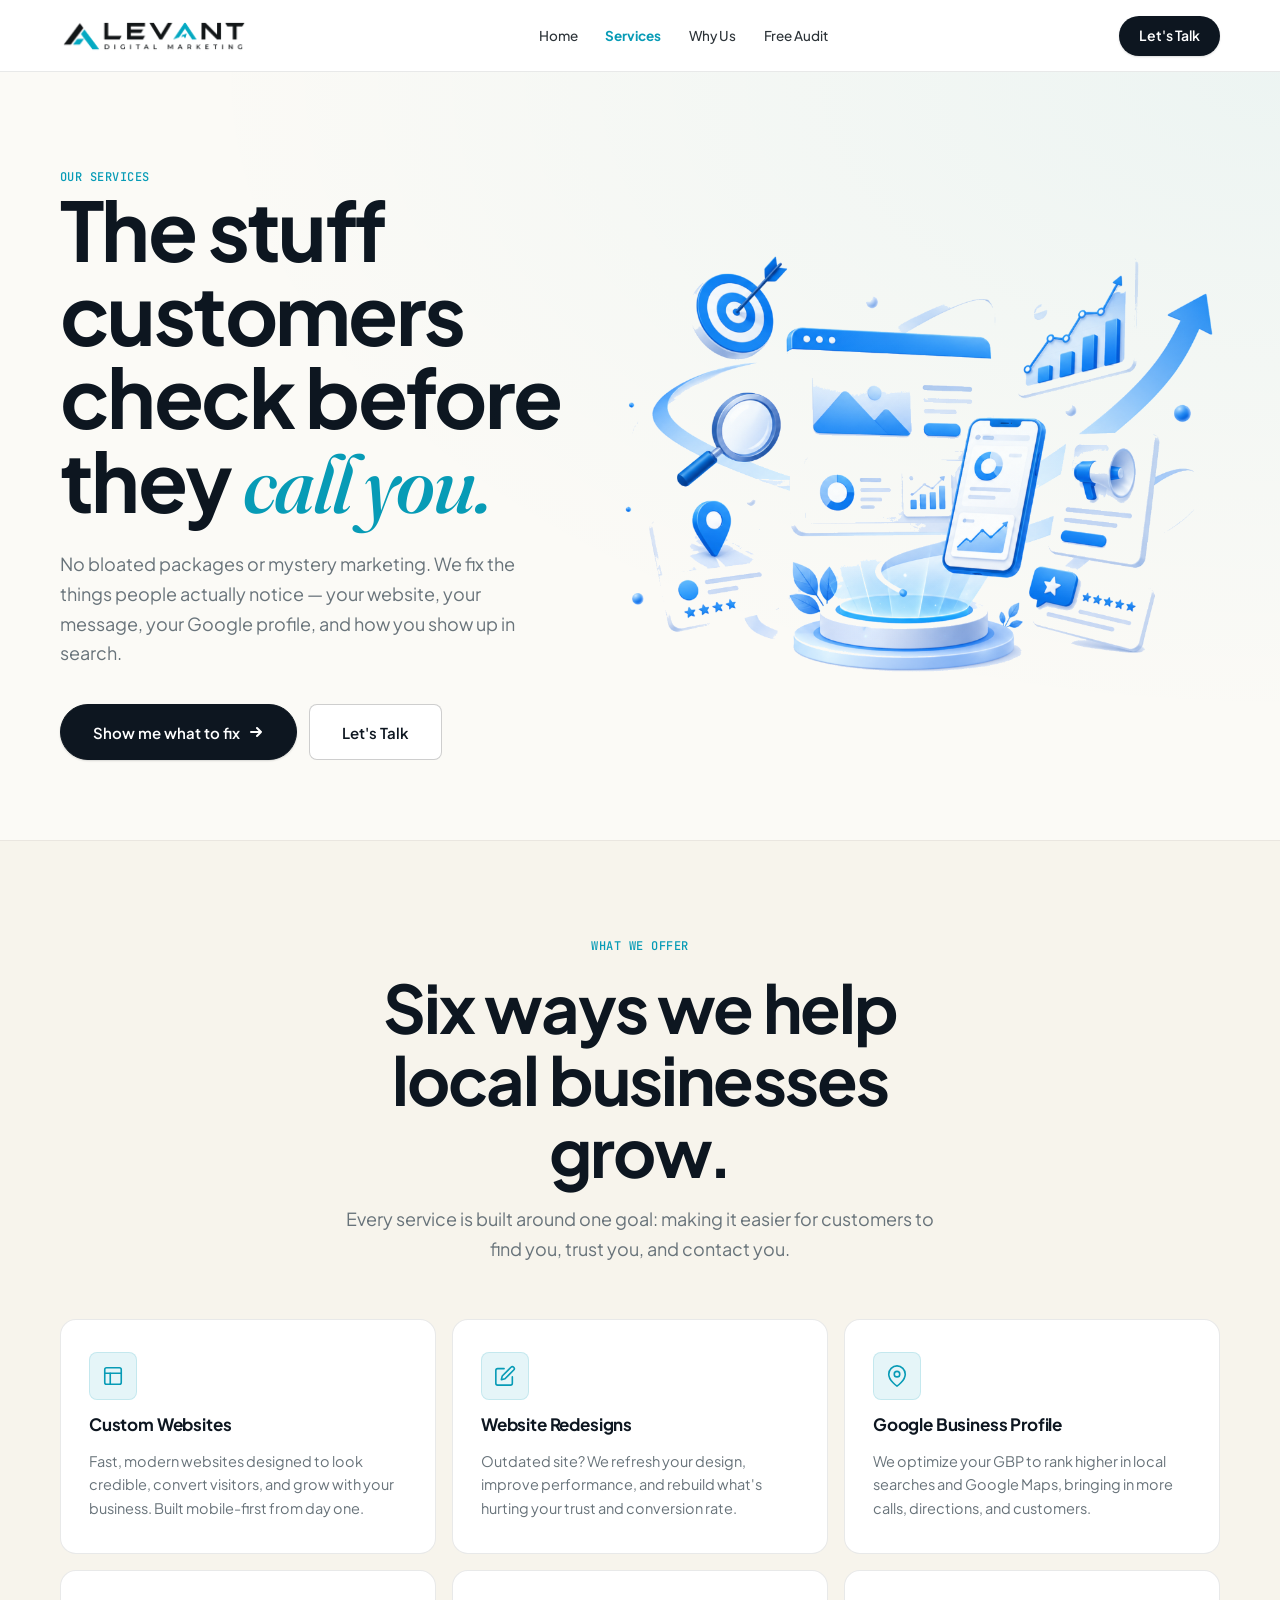
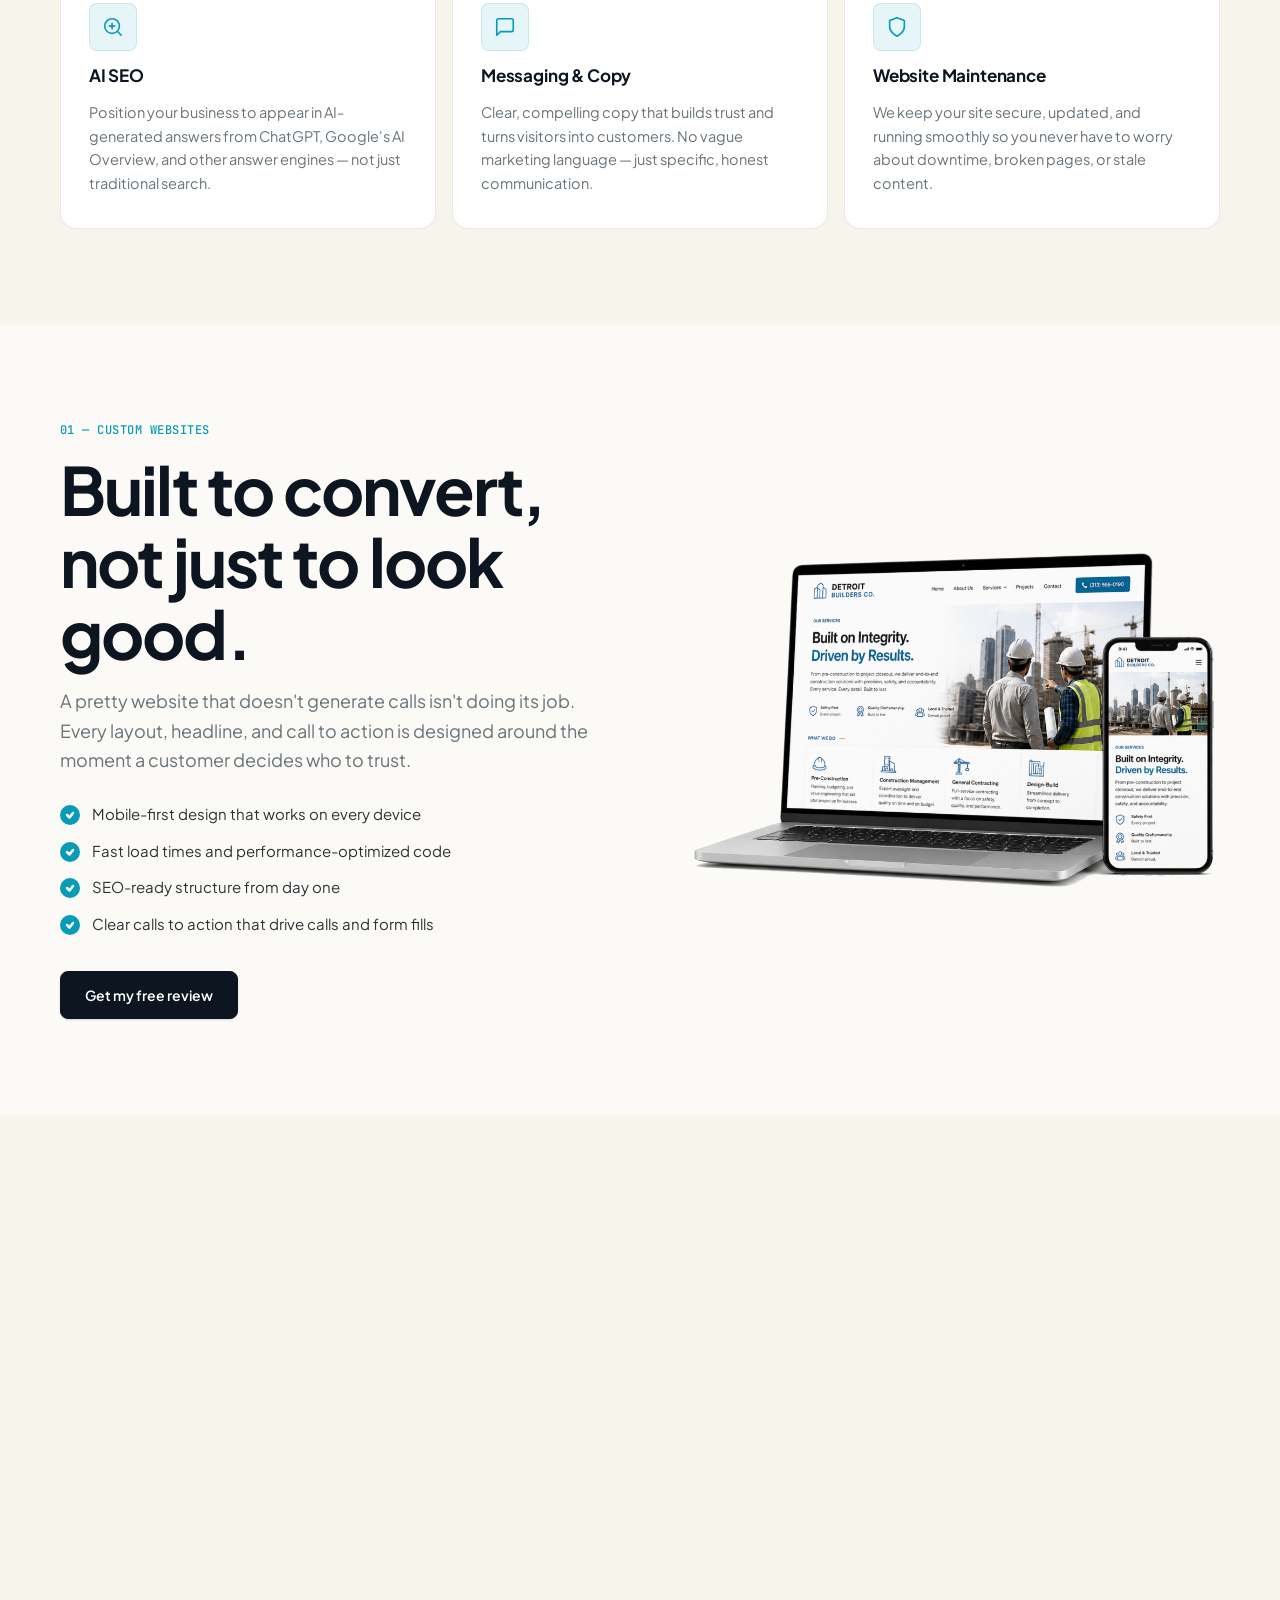
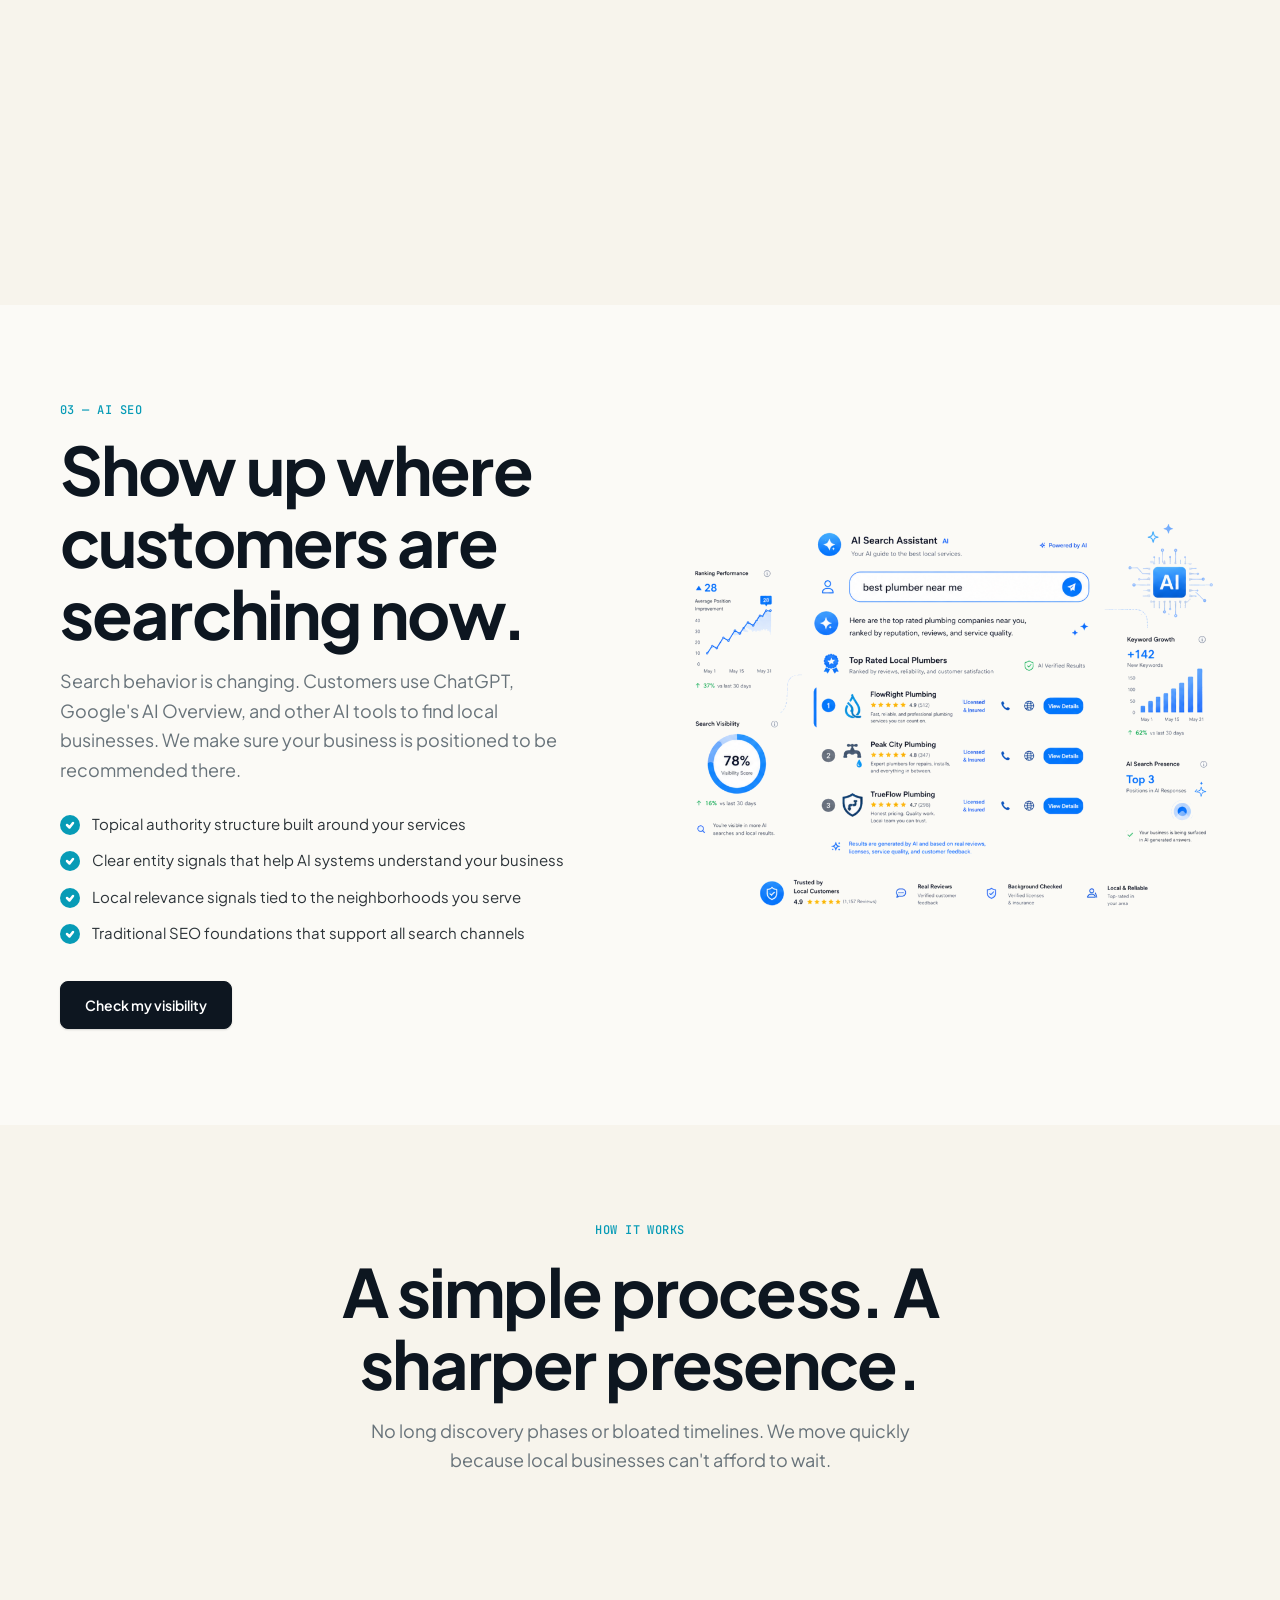
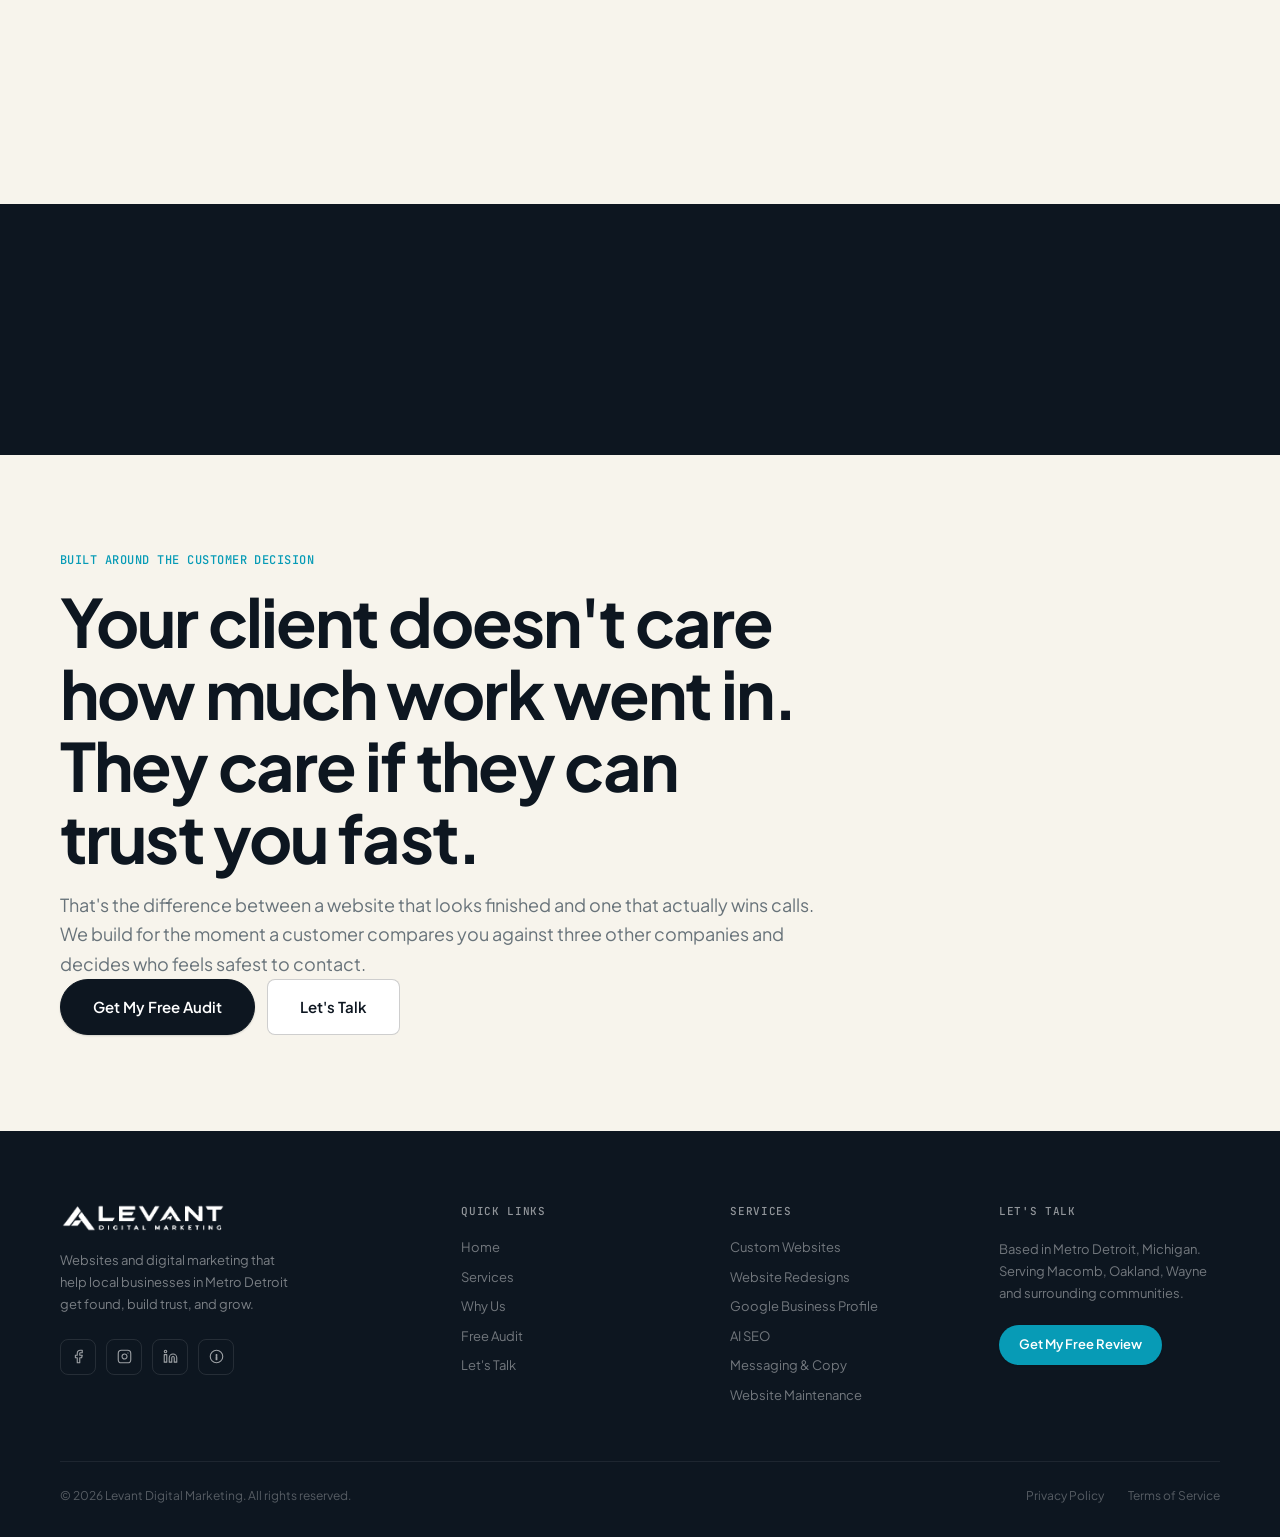
<file: services.html>
<!DOCTYPE html>
<html lang="en">
<head>
  <meta charset="utf-8">
  <meta name="viewport" content="width=device-width, initial-scale=1.0">
  <title>Services | Levant Digital Marketing — Metro Detroit</title>
  <meta name="description" content="Custom websites, Google Business Profile optimization, AI SEO, messaging, and website maintenance for Metro Detroit local businesses. No bloated packages.">
  <meta name="theme-color" content="#079bb6">

  <link rel="preconnect" href="https://fonts.googleapis.com">
  <link rel="preconnect" href="https://fonts.gstatic.com" crossorigin>
  <link rel="preload" href="https://fonts.googleapis.com/css2?family=Plus+Jakarta+Sans:wght@400;500;600;700;800&family=Fraunces:ital,opsz,wght@0,9..144,500;0,9..144,600;1,9..144,400;1,9..144,500&family=JetBrains+Mono:wght@400;500&family=Caveat:wght@500;700&display=swap" as="style" onload="this.onload=null;this.rel='stylesheet'">
  <noscript><link rel="stylesheet" href="https://fonts.googleapis.com/css2?family=Plus+Jakarta+Sans:wght@400;500;600;700;800&family=Fraunces:ital,opsz,wght@0,9..144,500;0,9..144,600;1,9..144,400;1,9..144,500&family=JetBrains+Mono:wght@400;500&family=Caveat:wght@500;700&display=swap"></noscript>

  <link rel="preload" href="assets/services-hero.png" as="image">
  <link rel="stylesheet" href="assets/style.css">
</head>
<body>

<!-- ===================== NAV ===================== -->
<nav class="nav" aria-label="Main navigation">
  <div class="wrap nav__inner">
    <a href="index.html" class="nav__logo" aria-label="Levant Digital Marketing home">
      <img src="assets/levant-logo.png" alt="Levant Digital Marketing" width="160" height="34">
    </a>
    <div class="nav__links" role="navigation">
      <a href="index.html">Home</a>
      <a href="services.html" aria-current="page">Services</a>
      <a href="why-us.html">Why Us</a>
      <a href="audit.html">Free Audit</a>
    </div>
    <a href="contact.html" class="nav__cta">Let's Talk</a>
    <button class="nav__toggle" aria-label="Open menu" aria-expanded="false">
      <svg viewBox="0 0 20 20" fill="none" stroke="currentColor" stroke-width="1.5" stroke-linecap="round" aria-hidden="true">
        <path d="M3 5h14M3 10h14M3 15h14"/>
      </svg>
    </button>
  </div>
  <div class="nav__drawer" role="dialog" aria-label="Mobile menu">
    <a href="index.html">Home</a>
    <a href="services.html" aria-current="page">Services</a>
    <a href="why-us.html">Why Us</a>
    <a href="audit.html">Free Audit</a>
    <a href="contact.html">Let's Talk</a>
  </div>
</nav>

<!-- ===================== HERO ===================== -->
<section class="hero hero--ivory hero--bordered">
  <div class="wrap hero__grid">
    <div class="hero__copy">
      <span class="eyebrow">Our Services</span>
      <h1 class="display">The stuff customers check before they <em class="serif accent">call you.</em></h1>
      <p class="text-18">No bloated packages or mystery marketing. We fix the things people actually notice — your website, your message, your Google profile, and how you show up in search.</p>
      <div class="btn-group">
        <a href="audit.html" class="btn btn--primary btn--pill btn--lg">
          Show me what to fix
          <svg class="btn__arrow" viewBox="0 0 16 16" aria-hidden="true"><path d="M3 8h10M9 4l4 4-4 4"/></svg>
        </a>
        <a href="contact.html" class="btn btn--secondary btn--lg">Let's Talk</a>
      </div>
    </div>
    <div class="hero__img-wrap">
      <img
        class="hero__img hero__img--plain"
        src="assets/services-hero.png"
        alt="Illustration showing website design, local SEO, Google Maps visibility, mobile optimization, and customer review management for local businesses"
        width="580"
        height="460"
        fetchpriority="high"
      >
    </div>
  </div>
</section>

<!-- ===================== SERVICE CARDS ===================== -->
<section class="section section--soft" aria-labelledby="services-overview-heading">
  <div class="wrap">
    <div class="section-header section-header--center reveal">
      <span class="eyebrow">What we offer</span>
      <h2 class="heading-1" id="services-overview-heading">Six ways we help local businesses grow.</h2>
      <p class="text-18">Every service is built around one goal: making it easier for customers to find you, trust you, and contact you.</p>
    </div>
    <div class="services-grid">
      <article class="service-card reveal reveal--delay-1">
        <div class="icon-box" aria-hidden="true">
          <svg viewBox="0 0 24 24"><rect x="3" y="3" width="18" height="18" rx="2"/><path d="M3 9h18"/><path d="M9 21V9"/></svg>
        </div>
        <h3>Custom Websites</h3>
        <p>Fast, modern websites designed to look credible, convert visitors, and grow with your business. Built mobile-first from day one.</p>
      </article>
      <article class="service-card reveal reveal--delay-2">
        <div class="icon-box" aria-hidden="true">
          <svg viewBox="0 0 24 24"><path d="M11 4H4a2 2 0 0 0-2 2v14a2 2 0 0 0 2 2h14a2 2 0 0 0 2-2v-7"/><path d="M18.5 2.5a2.121 2.121 0 0 1 3 3L12 15l-4 1 1-4 9.5-9.5z"/></svg>
        </div>
        <h3>Website Redesigns</h3>
        <p>Outdated site? We refresh your design, improve performance, and rebuild what's hurting your trust and conversion rate.</p>
      </article>
      <article class="service-card reveal reveal--delay-3">
        <div class="icon-box" aria-hidden="true">
          <svg viewBox="0 0 24 24"><path d="M21 10c0 7-9 13-9 13s-9-6-9-13a9 9 0 0 1 18 0z"/><circle cx="12" cy="10" r="3"/></svg>
        </div>
        <h3>Google Business Profile</h3>
        <p>We optimize your GBP to rank higher in local searches and Google Maps, bringing in more calls, directions, and customers.</p>
      </article>
      <article class="service-card reveal reveal--delay-1">
        <div class="icon-box" aria-hidden="true">
          <svg viewBox="0 0 24 24"><circle cx="11" cy="11" r="8"/><path d="M21 21l-4.35-4.35"/><path d="M11 8v6M8 11h6"/></svg>
        </div>
        <h3>AI SEO</h3>
        <p>Position your business to appear in AI-generated answers from ChatGPT, Google's AI Overview, and other answer engines — not just traditional search.</p>
      </article>
      <article class="service-card reveal reveal--delay-2">
        <div class="icon-box" aria-hidden="true">
          <svg viewBox="0 0 24 24"><path d="M21 15a2 2 0 0 1-2 2H7l-4 4V5a2 2 0 0 1 2-2h14a2 2 0 0 1 2 2z"/></svg>
        </div>
        <h3>Messaging &amp; Copy</h3>
        <p>Clear, compelling copy that builds trust and turns visitors into customers. No vague marketing language — just specific, honest communication.</p>
      </article>
      <article class="service-card reveal reveal--delay-3">
        <div class="icon-box" aria-hidden="true">
          <svg viewBox="0 0 24 24"><path d="M12 22s8-4 8-10V5l-8-3-8 3v7c0 6 8 10 8 10z"/></svg>
        </div>
        <h3>Website Maintenance</h3>
        <p>We keep your site secure, updated, and running smoothly so you never have to worry about downtime, broken pages, or stale content.</p>
      </article>
    </div>
  </div>
</section>

<!-- ===================== CUSTOM WEBSITES (FEATURED) ===================== -->
<section class="section" aria-labelledby="custom-sites-heading">
  <div class="wrap split">
    <div class="split__copy reveal">
      <span class="eyebrow">01 — Custom Websites</span>
      <h2 class="heading-1" id="custom-sites-heading">Built to convert, not just to look good.</h2>
      <p class="text-18">A pretty website that doesn't generate calls isn't doing its job. Every layout, headline, and call to action is designed around the moment a customer decides who to trust.</p>
      <ul class="feature-list">
        <li class="feature-item">
          <span class="feature-item__dot" aria-hidden="true"><svg viewBox="0 0 10 10"><polyline points="2 5 4.5 7.5 8 3"/></svg></span>
          <p>Mobile-first design that works on every device</p>
        </li>
        <li class="feature-item">
          <span class="feature-item__dot" aria-hidden="true"><svg viewBox="0 0 10 10"><polyline points="2 5 4.5 7.5 8 3"/></svg></span>
          <p>Fast load times and performance-optimized code</p>
        </li>
        <li class="feature-item">
          <span class="feature-item__dot" aria-hidden="true"><svg viewBox="0 0 10 10"><polyline points="2 5 4.5 7.5 8 3"/></svg></span>
          <p>SEO-ready structure from day one</p>
        </li>
        <li class="feature-item">
          <span class="feature-item__dot" aria-hidden="true"><svg viewBox="0 0 10 10"><polyline points="2 5 4.5 7.5 8 3"/></svg></span>
          <p>Clear calls to action that drive calls and form fills</p>
        </li>
      </ul>
      <a href="audit.html" class="btn btn--primary">Get my free review</a>
    </div>
    <div class="split__visual reveal reveal--delay-2">
      <img
        src="assets/services-custom-websites.png"
        alt="Custom website design shown on laptop and smartphone, featuring clean layout with clear service sections and contact calls to action"
        width="560"
        height="440"
        loading="lazy"
      >
    </div>
  </div>
</section>

<!-- ===================== GOOGLE BUSINESS PROFILE ===================== -->
<section class="section section--soft" aria-labelledby="gbp-heading">
  <div class="wrap split split--reverse">
    <div class="split__copy reveal">
      <span class="eyebrow">02 — Google Business Profile</span>
      <h2 class="heading-1" id="gbp-heading">More calls from Google Maps and local search.</h2>
      <p class="text-18">Your Google Business Profile is often the first thing a customer sees. If it's incomplete, outdated, or unoptimized, you're losing leads before they ever reach your website.</p>
      <ul class="feature-list">
        <li class="feature-item">
          <span class="feature-item__dot" aria-hidden="true"><svg viewBox="0 0 10 10"><polyline points="2 5 4.5 7.5 8 3"/></svg></span>
          <p>Category and service optimization for Maps ranking</p>
        </li>
        <li class="feature-item">
          <span class="feature-item__dot" aria-hidden="true"><svg viewBox="0 0 10 10"><polyline points="2 5 4.5 7.5 8 3"/></svg></span>
          <p>Photo, post, and Q&amp;A management that builds trust</p>
        </li>
        <li class="feature-item">
          <span class="feature-item__dot" aria-hidden="true"><svg viewBox="0 0 10 10"><polyline points="2 5 4.5 7.5 8 3"/></svg></span>
          <p>Review strategy that helps you collect and respond to feedback</p>
        </li>
        <li class="feature-item">
          <span class="feature-item__dot" aria-hidden="true"><svg viewBox="0 0 10 10"><polyline points="2 5 4.5 7.5 8 3"/></svg></span>
          <p>Consistent NAP data across your entire online presence</p>
        </li>
      </ul>
      <a href="audit.html" class="btn btn--primary">Check my Google profile</a>
    </div>
    <div class="split__visual reveal reveal--delay-2">
      <img
        src="assets/services-google-business-profile.png"
        alt="Google Business Profile dashboard showing map placement, review ratings, call tracking metrics, and local search visibility for a Metro Detroit business"
        width="560"
        height="440"
        loading="lazy"
      >
    </div>
  </div>
</section>

<!-- ===================== AI SEO ===================== -->
<section class="section" aria-labelledby="ai-seo-heading">
  <div class="wrap split">
    <div class="split__copy reveal">
      <span class="eyebrow">03 — AI SEO</span>
      <h2 class="heading-1" id="ai-seo-heading">Show up where customers are searching now.</h2>
      <p class="text-18">Search behavior is changing. Customers use ChatGPT, Google's AI Overview, and other AI tools to find local businesses. We make sure your business is positioned to be recommended there.</p>
      <ul class="feature-list">
        <li class="feature-item">
          <span class="feature-item__dot" aria-hidden="true"><svg viewBox="0 0 10 10"><polyline points="2 5 4.5 7.5 8 3"/></svg></span>
          <p>Topical authority structure built around your services</p>
        </li>
        <li class="feature-item">
          <span class="feature-item__dot" aria-hidden="true"><svg viewBox="0 0 10 10"><polyline points="2 5 4.5 7.5 8 3"/></svg></span>
          <p>Clear entity signals that help AI systems understand your business</p>
        </li>
        <li class="feature-item">
          <span class="feature-item__dot" aria-hidden="true"><svg viewBox="0 0 10 10"><polyline points="2 5 4.5 7.5 8 3"/></svg></span>
          <p>Local relevance signals tied to the neighborhoods you serve</p>
        </li>
        <li class="feature-item">
          <span class="feature-item__dot" aria-hidden="true"><svg viewBox="0 0 10 10"><polyline points="2 5 4.5 7.5 8 3"/></svg></span>
          <p>Traditional SEO foundations that support all search channels</p>
        </li>
      </ul>
      <a href="audit.html" class="btn btn--primary">Check my visibility</a>
    </div>
    <div class="split__visual reveal reveal--delay-2">
      <img
        src="assets/services-ai-seo.png"
        alt="AI search result showing a local Metro Detroit business recommended as a top option by an AI assistant, alongside traditional search rankings"
        width="560"
        height="440"
        loading="lazy"
      >
    </div>
  </div>
</section>

<!-- ===================== PROCESS ===================== -->
<section class="section section--soft" aria-labelledby="process-heading">
  <div class="wrap">
    <div class="section-header section-header--center reveal">
      <span class="eyebrow">How it works</span>
      <h2 class="heading-1" id="process-heading">A simple process. A sharper presence.</h2>
      <p class="text-18">No long discovery phases or bloated timelines. We move quickly because local businesses can't afford to wait.</p>
    </div>
    <div class="process-grid">
      <div class="process-step reveal reveal--delay-1">
        <div class="step-num" aria-hidden="true">01</div>
        <h3>Free Audit</h3>
        <p>We review your website, Google profile, search visibility, and messaging. You get a clear picture of what's working and what's hurting you.</p>
      </div>
      <div class="process-step reveal reveal--delay-2">
        <div class="step-num" aria-hidden="true">02</div>
        <h3>Clear Scope</h3>
        <p>Based on the audit, we outline exactly what needs to be built or fixed. No mystery packages — just a specific plan with a clear price.</p>
      </div>
      <div class="process-step reveal reveal--delay-3">
        <div class="step-num" aria-hidden="true">03</div>
        <h3>Build &amp; Launch</h3>
        <p>We build your site, optimize your profiles, and write your copy. You review. We refine. Then we launch.</p>
      </div>
      <div class="process-step reveal reveal--delay-4">
        <div class="step-num" aria-hidden="true">04</div>
        <h3>Ongoing Support</h3>
        <p>We can help with updates, content changes, Google profile improvements, and visibility work as your business grows after launch.</p>
      </div>
    </div>
  </div>
</section>

<!-- ===================== STATS ===================== -->
<section class="section section--dark stats" aria-label="Results">
  <div class="wrap">
    <div class="stats__grid">
      <div class="stat reveal reveal--delay-1">
        <span class="stat__number">300+</span>
        <span class="stat__label">Local businesses served</span>
      </div>
      <div class="stat reveal reveal--delay-2">
        <span class="stat__number">150+</span>
        <span class="stat__label">5-star reviews earned</span>
      </div>
      <div class="stat reveal reveal--delay-3">
        <span class="stat__number">200%+</span>
        <span class="stat__label">Average increase in leads</span>
      </div>
      <div class="stat reveal reveal--delay-4">
        <span class="stat__number">4.9</span>
        <span class="stat__label">Average client satisfaction rating</span>
      </div>
    </div>
  </div>
</section>

<!-- ===================== BOTTOM CTA ===================== -->
<section class="section section--soft" aria-labelledby="services-cta-heading">
  <div class="wrap">
    <div class="section-header section-header--wide reveal">
      <span class="eyebrow">Built around the customer decision</span>
      <h2 class="heading-1" id="services-cta-heading">Your client doesn't care how much work went in. They care if they can trust you fast.</h2>
      <p class="text-18">That's the difference between a website that looks finished and one that actually wins calls. We build for the moment a customer compares you against three other companies and decides who feels safest to contact.</p>
    </div>
    <div class="btn-group">
      <a href="audit.html" class="btn btn--primary btn--pill btn--lg">Get My Free Audit</a>
      <a href="contact.html" class="btn btn--secondary btn--lg">Let's Talk</a>
    </div>
  </div>
</section>

<!-- ===================== FOOTER ===================== -->
<footer class="footer section--dark" aria-label="Site footer">
  <div class="wrap">
    <div class="footer__grid">
      <div class="footer__brand">
        <img src="assets/levant-logo.png" alt="Levant Digital Marketing" class="footer__brand-logo" width="140" height="30" loading="lazy">
        <p>Websites and digital marketing that help local businesses in Metro Detroit get found, build trust, and grow.</p>
        <div class="footer__social">
          <a href="https://facebook.com/levantdigitalmarketing" class="social-link" aria-label="Levant on Facebook" rel="noopener noreferrer" target="_blank">
            <svg viewBox="0 0 24 24" aria-hidden="true"><path d="M18 2h-3a5 5 0 0 0-5 5v3H7v4h3v8h4v-8h3l1-4h-4V7a1 1 0 0 1 1-1h3z"/></svg>
          </a>
          <a href="https://www.instagram.com/levantdigitalmarketing/" class="social-link" aria-label="Levant on Instagram" rel="noopener noreferrer" target="_blank">
            <svg viewBox="0 0 24 24" aria-hidden="true"><rect x="2" y="2" width="20" height="20" rx="5"/><path d="M16 11.37A4 4 0 1 1 12.63 8 4 4 0 0 1 16 11.37z"/><line x1="17.5" y1="6.5" x2="17.51" y2="6.5"/></svg>
          </a>
          <a href="https://linkedin.com/company/levant-digital-marketing" class="social-link" aria-label="Levant on LinkedIn" rel="noopener noreferrer" target="_blank">
            <svg viewBox="0 0 24 24" aria-hidden="true"><path d="M16 8a6 6 0 0 1 6 6v7h-4v-7a2 2 0 0 0-2-2 2 2 0 0 0-2 2v7h-4v-7a6 6 0 0 1 6-6z"/><rect x="2" y="9" width="4" height="12"/><circle cx="4" cy="4" r="2"/></svg>
          </a>
          <a href="https://g.page/levantdigitalmarketing" class="social-link" aria-label="Levant on Google Business" rel="noopener noreferrer" target="_blank">
            <svg viewBox="0 0 24 24" aria-hidden="true"><path d="M12 22C6.477 22 2 17.523 2 12S6.477 2 12 2s10 4.477 10 10-4.477 10-10 10zm-.55-5h1.1v-5h-1.1v5zm0-6.5h1.1V9h-1.1v1.5z"/></svg>
          </a>
        </div>
      </div>
      <div class="footer__col">
        <h4>Quick Links</h4>
        <ul>
          <li><a href="index.html">Home</a></li>
          <li><a href="services.html">Services</a></li>
          <li><a href="why-us.html">Why Us</a></li>
          <li><a href="audit.html">Free Audit</a></li>
          <li><a href="contact.html">Let's Talk</a></li>
        </ul>
      </div>
      <div class="footer__col">
        <h4>Services</h4>
        <ul>
          <li><a href="services.html">Custom Websites</a></li>
          <li><a href="services.html">Website Redesigns</a></li>
          <li><a href="services.html">Google Business Profile</a></li>
          <li><a href="services.html">AI SEO</a></li>
          <li><a href="services.html">Messaging &amp; Copy</a></li>
          <li><a href="services.html">Website Maintenance</a></li>
        </ul>
      </div>
      <div class="footer__col">
        <h4>Let's Talk</h4>
        <p class="footer__location">Based in Metro Detroit, Michigan.<br>Serving Macomb, Oakland, Wayne<br>and surrounding communities.</p>
        <a href="contact.html" class="footer__cta-link">Get My Free Review</a>
      </div>
    </div>
    <div class="footer__bottom">
      <p class="footer__copy">&copy; 2026 Levant Digital Marketing. All rights reserved.</p>
      <div class="footer__legal">
        <a href="privacy.html">Privacy Policy</a>
        <a href="terms.html">Terms of Service</a>
      </div>
    </div>
  </div>
</footer>

<script src="assets/site.js" defer></script>
</body>
</html>
</file>
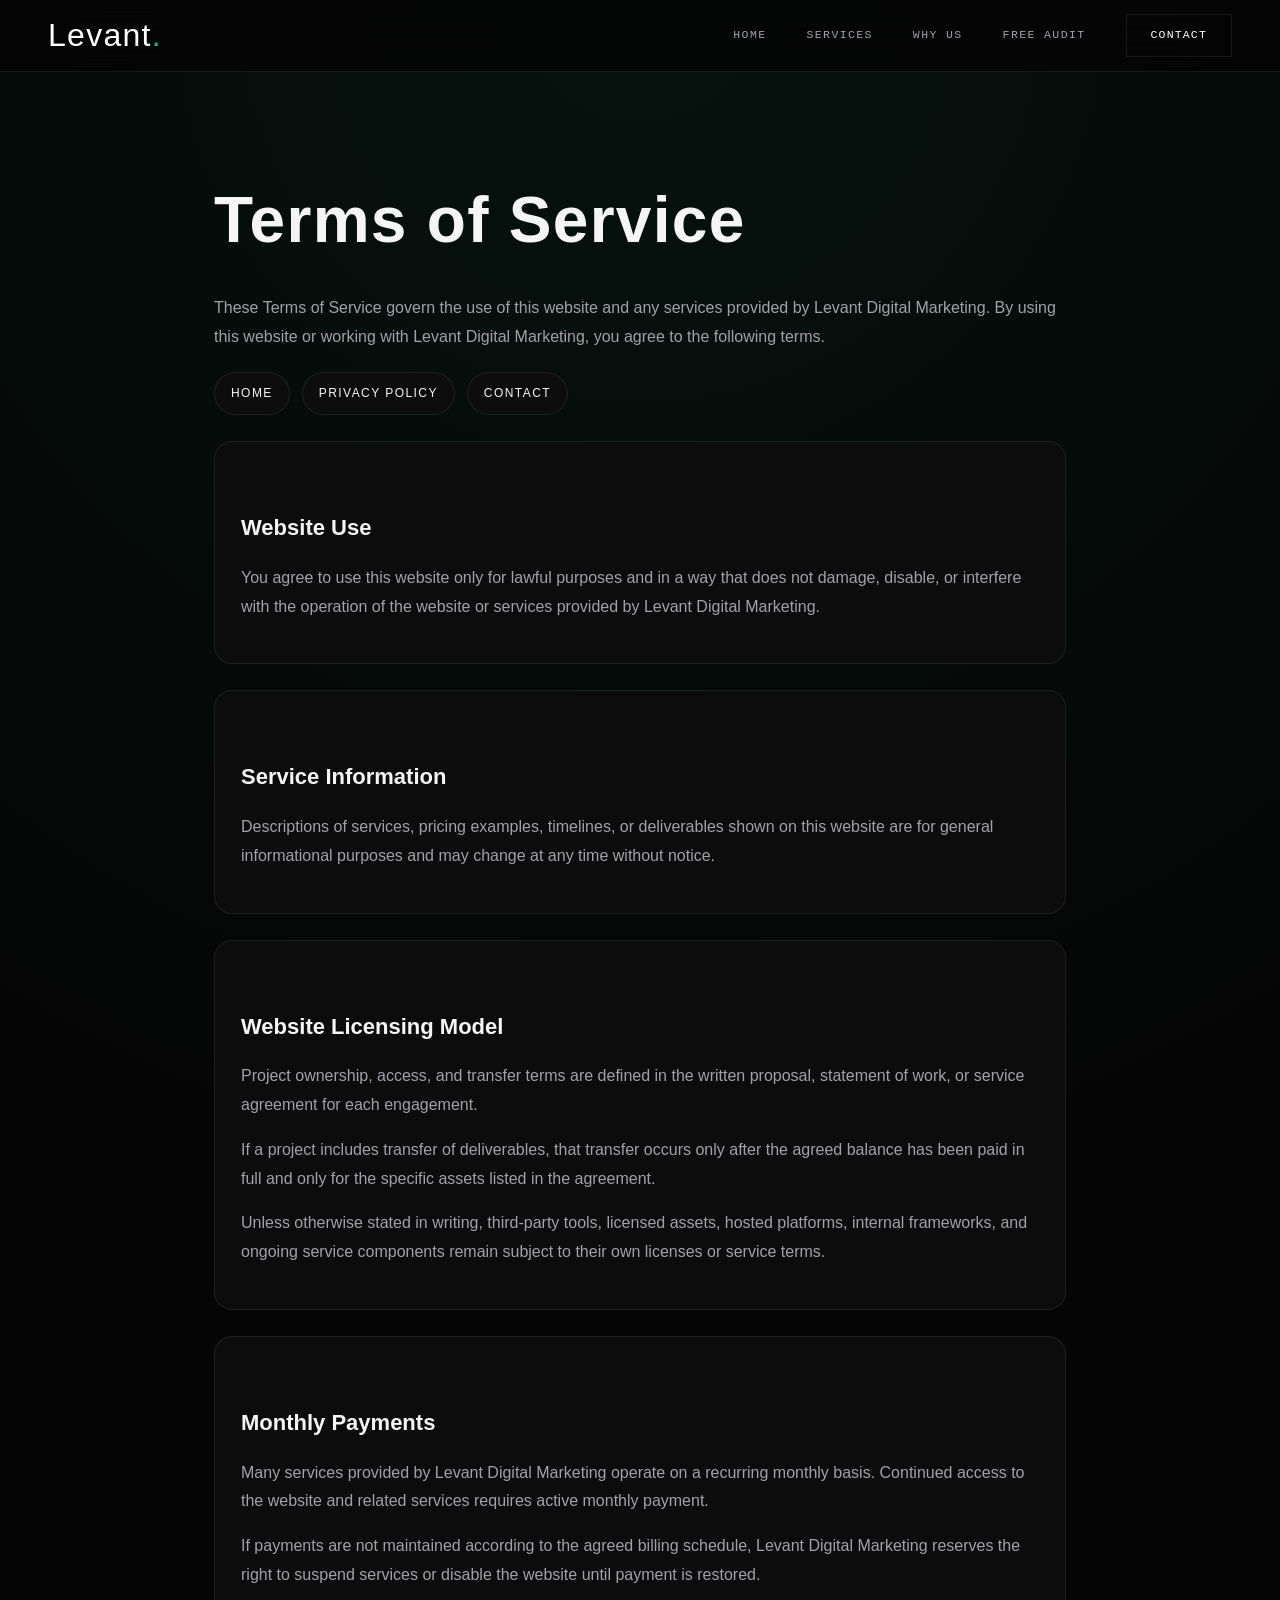
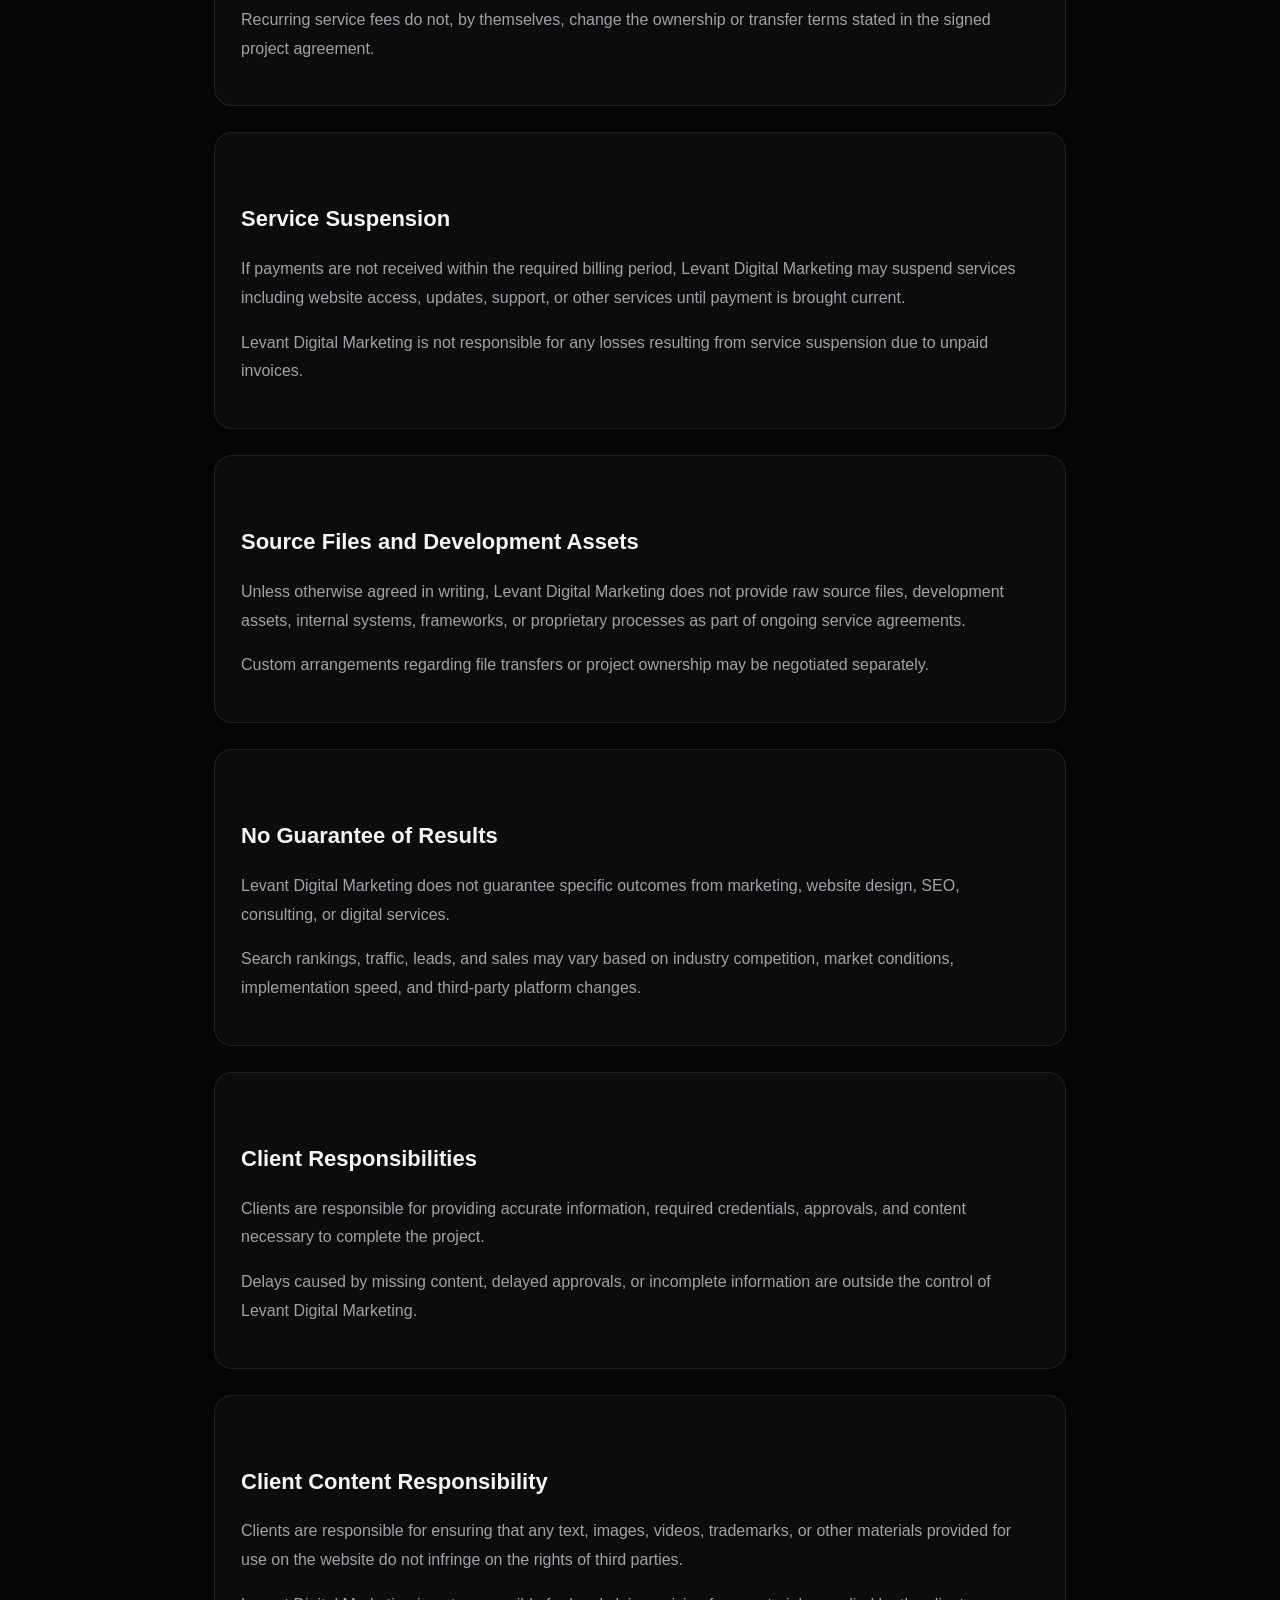
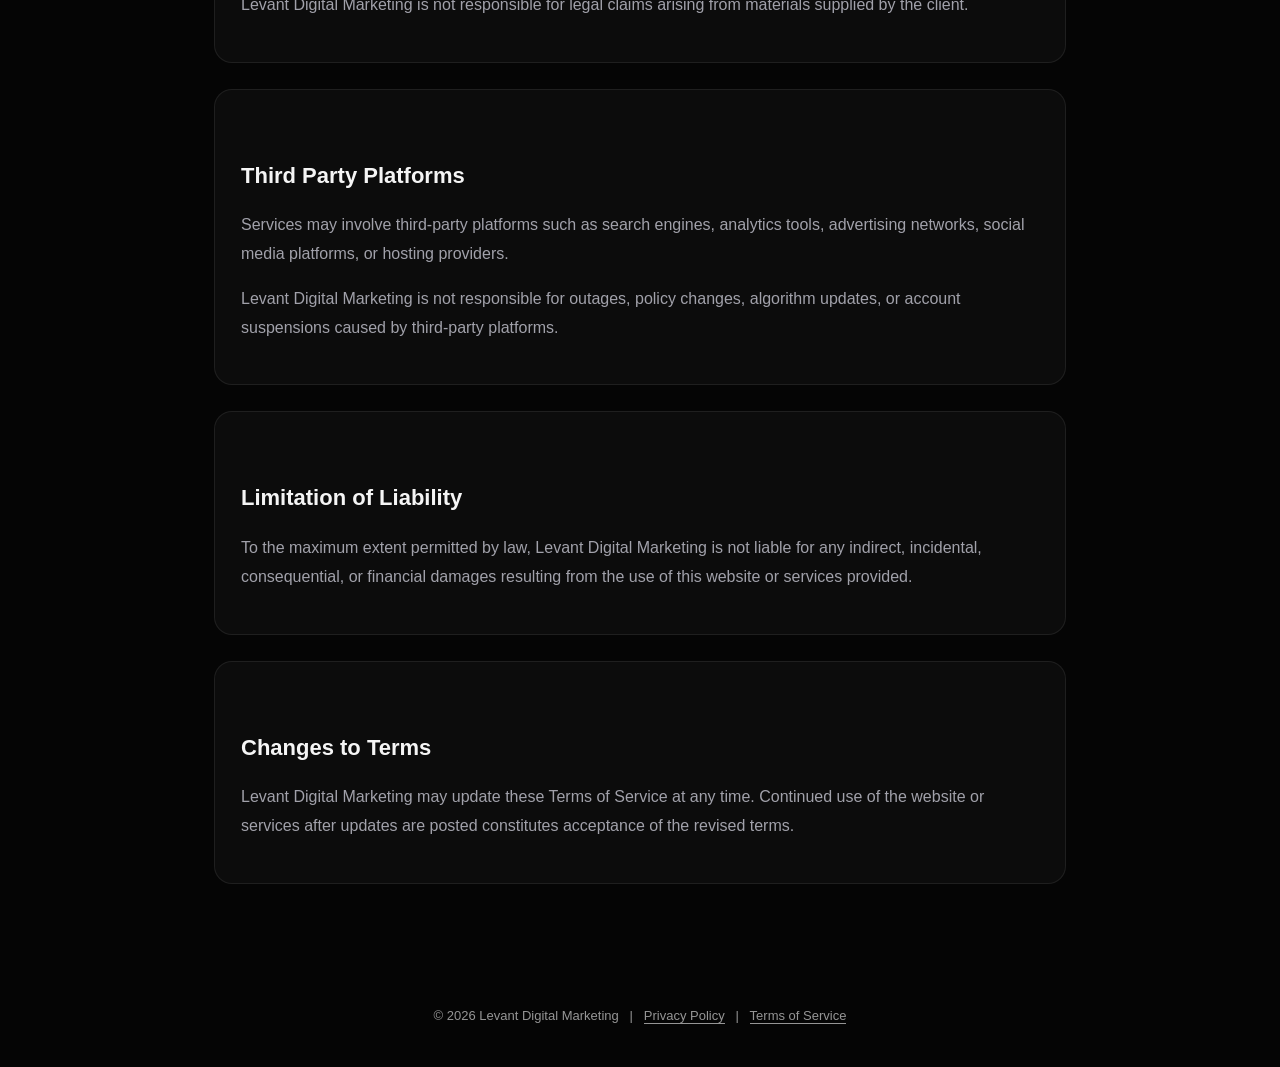
<file: terms.html>
<!DOCTYPE html>
<html lang="en">
<head>
<meta charset="UTF-8">
<meta name="viewport" content="width=device-width, initial-scale=1.0">
<title>Terms of Service | Levant Digital Marketing</title>

<link rel="preconnect" href="https://api.fontshare.com">
<link href="https://api.fontshare.com/v2/css?f[]=general-sans@400,500,600,700&f[]=satoshi@500,700,900&display=swap" rel="stylesheet">

<style>

:root{--bg:#050505;--panel:#0d0d0d;--line:rgba(255,255,255,.08);--text:#f5f5f5;--muted:#a1a1aa;--em:#10b981;--em-soft:rgba(16,185,129,.12)}
* {box-sizing:border-box}

body{
margin:0;
background:radial-gradient(circle at top, rgba(16,185,129,.08), transparent 28%), var(--bg);
color:var(--text);
font-family:'DM Sans',sans-serif;
line-height:1.8;
}

/* Dark Navigation */
#nav{position:fixed;top:0;left:0;right:0;z-index:200;height:72px;display:flex;align-items:center;padding:0 3rem;background:rgba(5,5,5,0.92);backdrop-filter:blur(18px);-webkit-backdrop-filter:blur(18px);border-bottom:1px solid var(--line);transition:box-shadow 0.3s ease}
#nav.scrolled{box-shadow:0 2px 24px rgba(0,0,0,0.4)}
.nav-inner{max-width:1440px;width:100%;margin:auto;display:flex;align-items:center;justify-content:space-between}
.nav-logo{font-family:'Bebas Neue',sans-serif;font-size:2rem;letter-spacing:0.04em;color:#fff;text-decoration:none;flex-shrink:0}
.nav-logo em{color:var(--em);font-style:normal}
.nav-links{display:flex;align-items:center;gap:2.5rem}
.nav-lnk{font-family:'JetBrains Mono',monospace;font-size:0.72rem;font-weight:500;text-transform:uppercase;letter-spacing:0.12em;color:var(--muted);text-decoration:none;transition:color 0.2s ease;position:relative}
.nav-lnk::after{content:'';position:absolute;bottom:-4px;left:0;width:0;height:1px;background:var(--em);transition:width 0.3s cubic-bezier(0.16,1,0.3,1)}
.nav-lnk:hover::after{width:100%}
.nav-lnk:hover,.nav-lnk.active{color:var(--em)}
.nav-cta{font-family:'JetBrains Mono',monospace;font-size:0.72rem;font-weight:500;text-transform:uppercase;letter-spacing:0.1em;background:var(--panel);color:#fff;padding:0.65rem 1.5rem;text-decoration:none;border:1px solid var(--line);transition:background 0.2s ease,border-color 0.2s ease,transform 0.2s ease;flex-shrink:0}
.nav-cta:hover{background:var(--em-soft);border-color:rgba(16,185,129,0.45);transform:translateY(-1px)}
#mob-btn{display:none;background:none;border:none;cursor:pointer;color:#fff;padding:0.5rem;margin:-0.5rem}
#mob-btn svg{display:block}
#mob-menu{display:none;position:fixed;inset:0;background:var(--bg);z-index:199;flex-direction:column;align-items:center;justify-content:center;gap:2.5rem;opacity:0;transform:translateY(-10px);transition:opacity 0.3s ease,transform 0.3s ease}
#mob-menu.open{display:flex;opacity:1;transform:translateY(0)}
.mob-lnk{font-family:'Bebas Neue',sans-serif;font-size:clamp(3rem,10vw,5rem);color:#fff;text-decoration:none;letter-spacing:0.04em;transition:color 0.2s ease}
.mob-lnk:hover,.mob-lnk.active{color:var(--em)}
#mob-close{position:absolute;top:1.5rem;right:2rem;background:none;border:none;cursor:pointer;font-size:2.5rem;line-height:1;color:#fff;padding:0;width:44px;height:44px;display:flex;align-items:center;justify-content:center;transition:color 0.2s ease}
#mob-close:hover{color:var(--em)}
@media(max-width:900px){#mob-btn{display:block}.nav-links{display:none !important}#nav{padding:0 1.5rem}.nav-logo{font-size:1.75rem}}

.wrap{
max-width:900px;
margin:auto;
padding:120px 24px 80px;
}

h1{
font-family:'Bebas Neue',sans-serif;
font-size:64px;
margin-bottom:10px;
letter-spacing:.02em;
}

h2{
margin-top:40px;
margin-bottom:10px;
font-size:22px;
}

p{
color:var(--muted);
}

.toplinks{
margin-top:20px;
display:flex;
gap:12px;
flex-wrap:wrap;
}

.pill{
padding:10px 16px;
border:1px solid var(--line);
border-radius:999px;
text-decoration:none;
font-size:12px;
letter-spacing:.12em;
text-transform:uppercase;
background:var(--panel);
color:var(--text);
transition:border-color 0.2s,background 0.2s;
}

.pill:hover{
border-color:rgba(16,185,129,.45);
background:var(--em-soft);
}

a:focus-visible,
button:focus-visible{
outline:2px solid var(--em);
outline-offset:3px;
}

.card{
border:1px solid var(--line);
padding:26px;
margin-top:26px;
border-radius:18px;
background:#0c0c0c;
}

footer{
text-align:center;
padding:40px 0;
opacity:.6;
font-size:13px;
}

@media(max-width:768px){
.wrap{padding-top:96px}
h1{font-size:2.5rem}
}

</style>
<link rel="stylesheet" href="assets/typography.css">
</head>

<body>

<!-- NAV -->
<nav id="nav">
  <div class="nav-inner">
    <a href="index.html" class="nav-logo">Levant<em>.</em></a>
    <div class="nav-links">
      <a href="index.html" class="nav-lnk">Home</a>
      <a href="services.html" class="nav-lnk">Services</a>
      <a href="why-us.html" class="nav-lnk">Why Us</a>
      <a href="audit.html" class="nav-lnk">Free Audit</a>
      <a href="contact.html" class="nav-cta" style="background:transparent;border:1px solid var(--line);color:#fff;">Contact</a>
    </div>
    <button id="mob-btn" aria-label="Menu">
      <svg width="26" height="26" viewBox="0 0 24 24" fill="none" stroke="currentColor" stroke-width="2" stroke-linecap="round"><line x1="3" y1="6" x2="21" y2="6"/><line x1="3" y1="12" x2="21" y2="12"/><line x1="3" y1="18" x2="21" y2="18"/></svg>
    </button>
  </div>
</nav>
<div id="mob-menu">
  <button id="mob-close" aria-label="Close menu">✕</button>
  <a href="index.html" class="mob-lnk">Home</a>
  <a href="services.html" class="mob-lnk">Services</a>
  <a href="why-us.html" class="mob-lnk">Why Us</a>
  <a href="audit.html" class="mob-lnk">Free Audit</a>
  <a href="contact.html" class="mob-lnk">Contact</a>
</div>

<div class="wrap">

<h1>Terms of Service</h1>

<p>
These Terms of Service govern the use of this website and any services provided by Levant Digital Marketing. By using this website or working with Levant Digital Marketing, you agree to the following terms.
</p>

<div class="toplinks">
<a class="pill card-lift" href="index.html">Home</a>
<a class="pill card-lift" href="privacy.html">Privacy Policy</a>
<a class="pill card-lift" href="contact.html">Contact</a>
</div>

<div class="card">
<h2>Website Use</h2>

<p>
You agree to use this website only for lawful purposes and in a way that does not damage, disable, or interfere with the operation of the website or services provided by Levant Digital Marketing.
</p>
</div>

<div class="card">
<h2>Service Information</h2>

<p>
Descriptions of services, pricing examples, timelines, or deliverables shown on this website are for general informational purposes and may change at any time without notice.
</p>
</div>

<div class="card">
<h2>Website Licensing Model</h2>

<p>
Project ownership, access, and transfer terms are defined in the written proposal, statement of work, or service agreement for each engagement.
</p>

<p>
If a project includes transfer of deliverables, that transfer occurs only after the agreed balance has been paid in full and only for the specific assets listed in the agreement.
</p>

<p>
Unless otherwise stated in writing, third-party tools, licensed assets, hosted platforms, internal frameworks, and ongoing service components remain subject to their own licenses or service terms.
</p>

</div>

<div class="card">
<h2>Monthly Payments</h2>

<p>
Many services provided by Levant Digital Marketing operate on a recurring monthly basis. Continued access to the website and related services requires active monthly payment.
</p>

<p>
If payments are not maintained according to the agreed billing schedule, Levant Digital Marketing reserves the right to suspend services or disable the website until payment is restored.
</p>

<p>
Recurring service fees do not, by themselves, change the ownership or transfer terms stated in the signed project agreement.
</p>

</div>

<div class="card">
<h2>Service Suspension</h2>

<p>
If payments are not received within the required billing period, Levant Digital Marketing may suspend services including website access, updates, support, or other services until payment is brought current.
</p>

<p>
Levant Digital Marketing is not responsible for any losses resulting from service suspension due to unpaid invoices.
</p>

</div>

<div class="card">
<h2>Source Files and Development Assets</h2>

<p>
Unless otherwise agreed in writing, Levant Digital Marketing does not provide raw source files, development assets, internal systems, frameworks, or proprietary processes as part of ongoing service agreements.
</p>

<p>
Custom arrangements regarding file transfers or project ownership may be negotiated separately.
</p>

</div>

<div class="card">
<h2>No Guarantee of Results</h2>

<p>
Levant Digital Marketing does not guarantee specific outcomes from marketing, website design, SEO, consulting, or digital services.
</p>

<p>
Search rankings, traffic, leads, and sales may vary based on industry competition, market conditions, implementation speed, and third-party platform changes.
</p>

</div>

<div class="card">
<h2>Client Responsibilities</h2>

<p>
Clients are responsible for providing accurate information, required credentials, approvals, and content necessary to complete the project.
</p>

<p>
Delays caused by missing content, delayed approvals, or incomplete information are outside the control of Levant Digital Marketing.
</p>

</div>

<div class="card">
<h2>Client Content Responsibility</h2>

<p>
Clients are responsible for ensuring that any text, images, videos, trademarks, or other materials provided for use on the website do not infringe on the rights of third parties.
</p>

<p>
Levant Digital Marketing is not responsible for legal claims arising from materials supplied by the client.
</p>

</div>

<div class="card">
<h2>Third Party Platforms</h2>

<p>
Services may involve third-party platforms such as search engines, analytics tools, advertising networks, social media platforms, or hosting providers.
</p>

<p>
Levant Digital Marketing is not responsible for outages, policy changes, algorithm updates, or account suspensions caused by third-party platforms.
</p>

</div>

<div class="card">
<h2>Limitation of Liability</h2>

<p>
To the maximum extent permitted by law, Levant Digital Marketing is not liable for any indirect, incidental, consequential, or financial damages resulting from the use of this website or services provided.
</p>

</div>

<div class="card">
<h2>Changes to Terms</h2>

<p>
Levant Digital Marketing may update these Terms of Service at any time. Continued use of the website or services after updates are posted constitutes acceptance of the revised terms.
</p>

</div>

</div>

<footer>
© 2026 Levant Digital Marketing &nbsp;&nbsp;|&nbsp;&nbsp; <a href="privacy.html" style="color:inherit;text-decoration:none;border-bottom:1px solid currentColor">Privacy Policy</a> &nbsp;&nbsp;|&nbsp;&nbsp; <a href="terms.html" style="color:inherit;text-decoration:none;border-bottom:1px solid currentColor">Terms of Service</a>
</footer>

<script src="assets/site.js"></script>

</body>
</html>
</file>
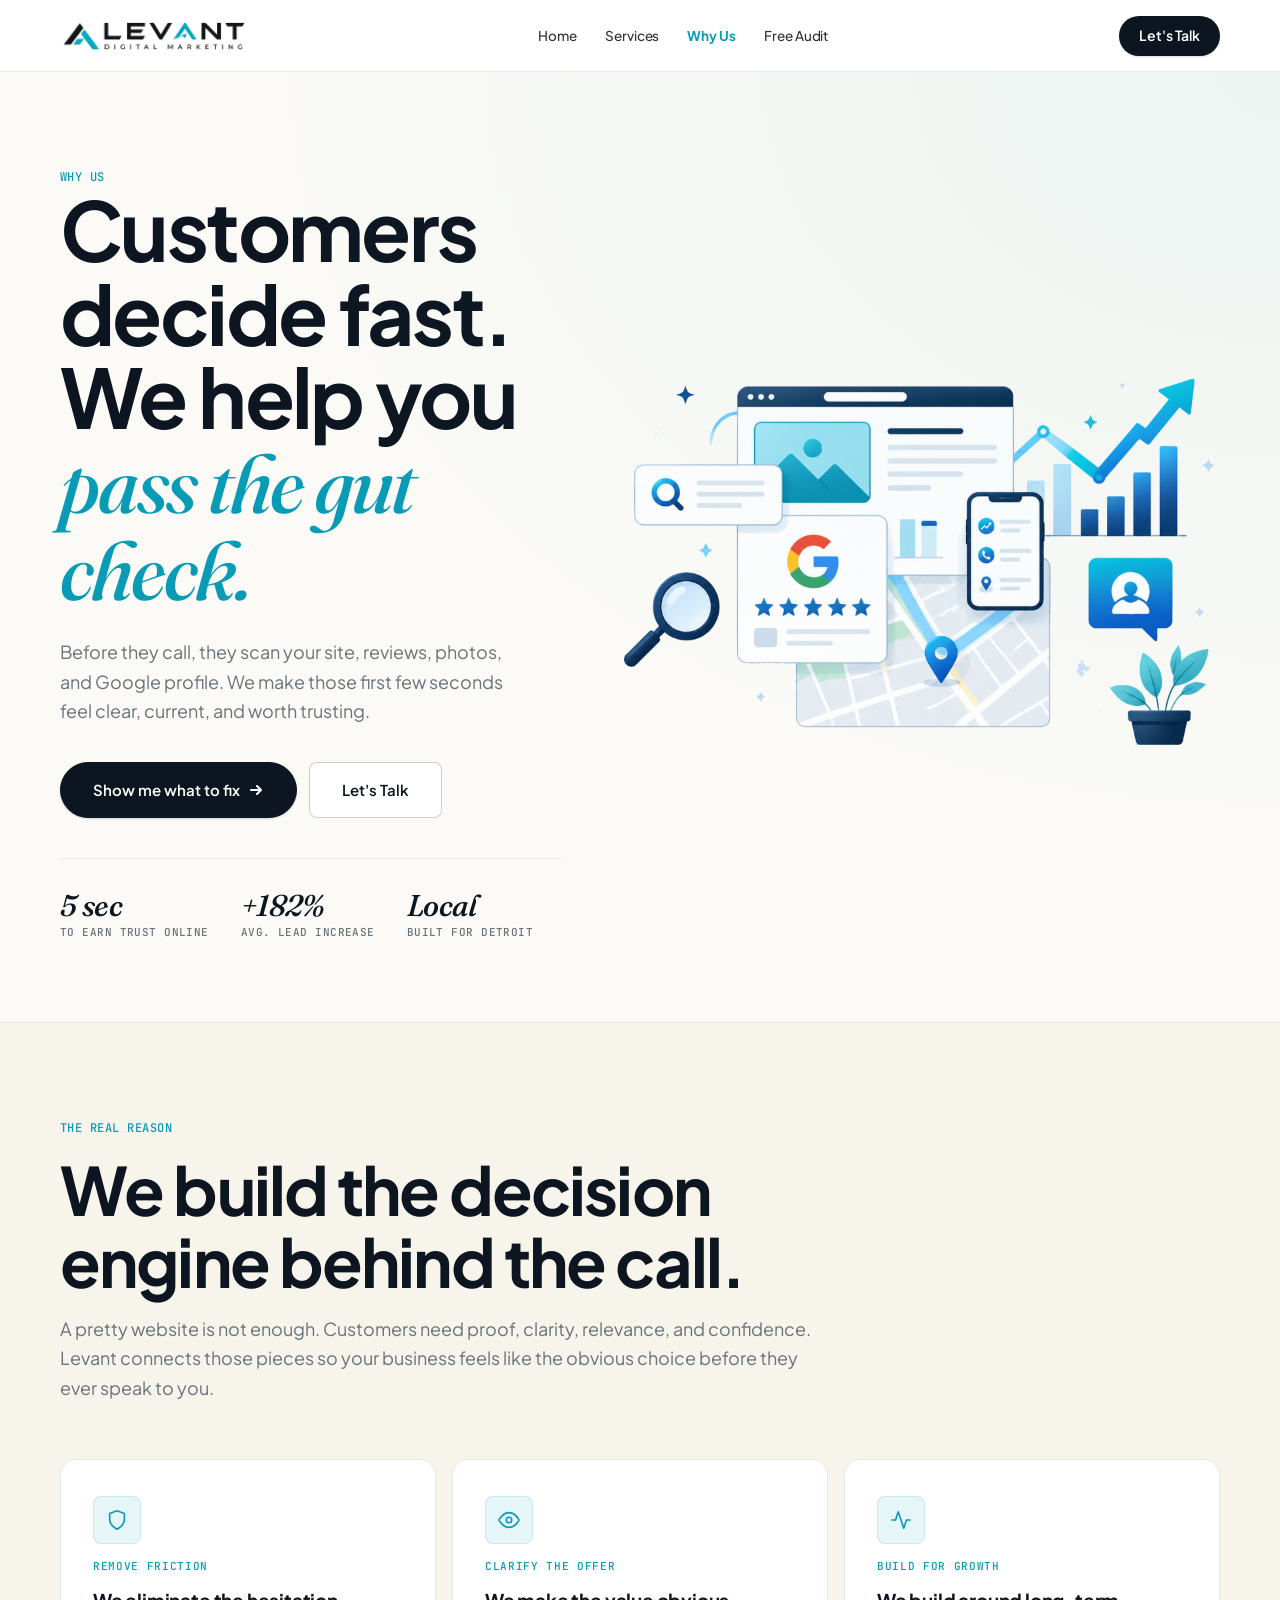
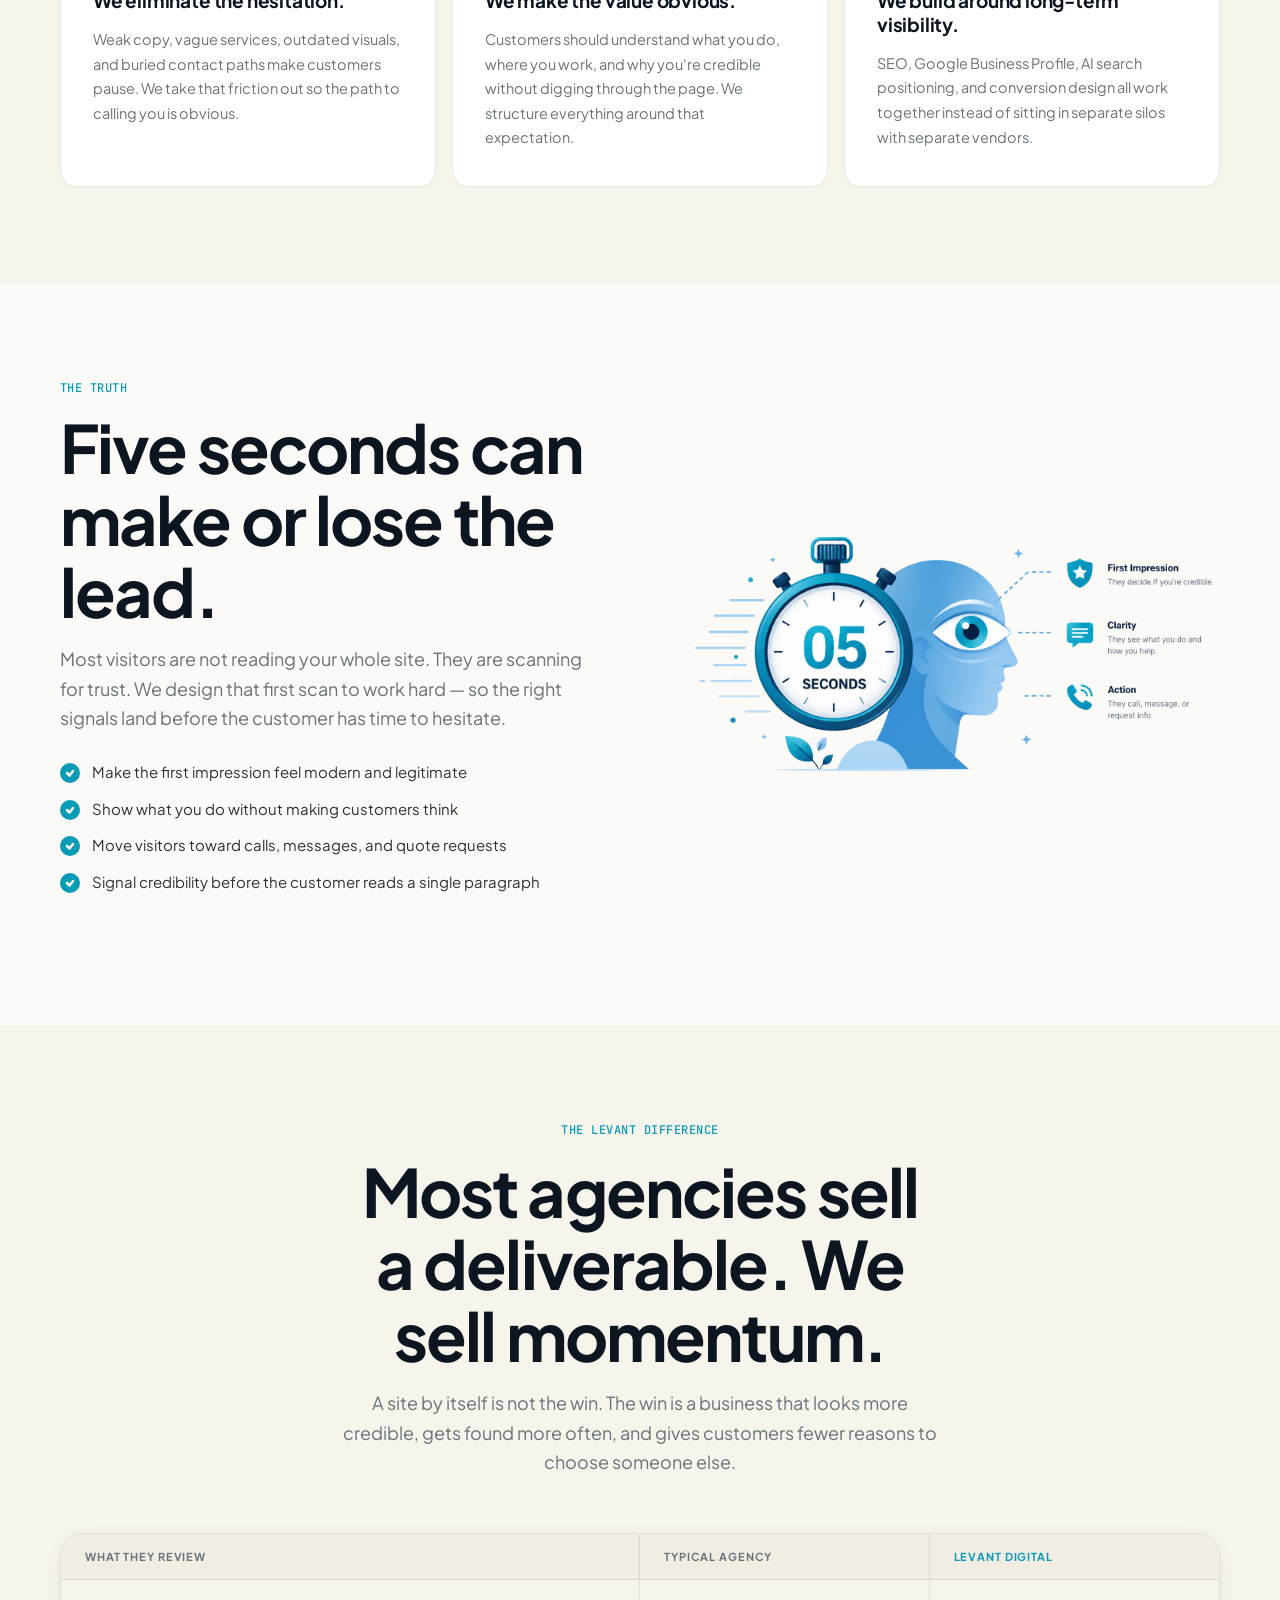
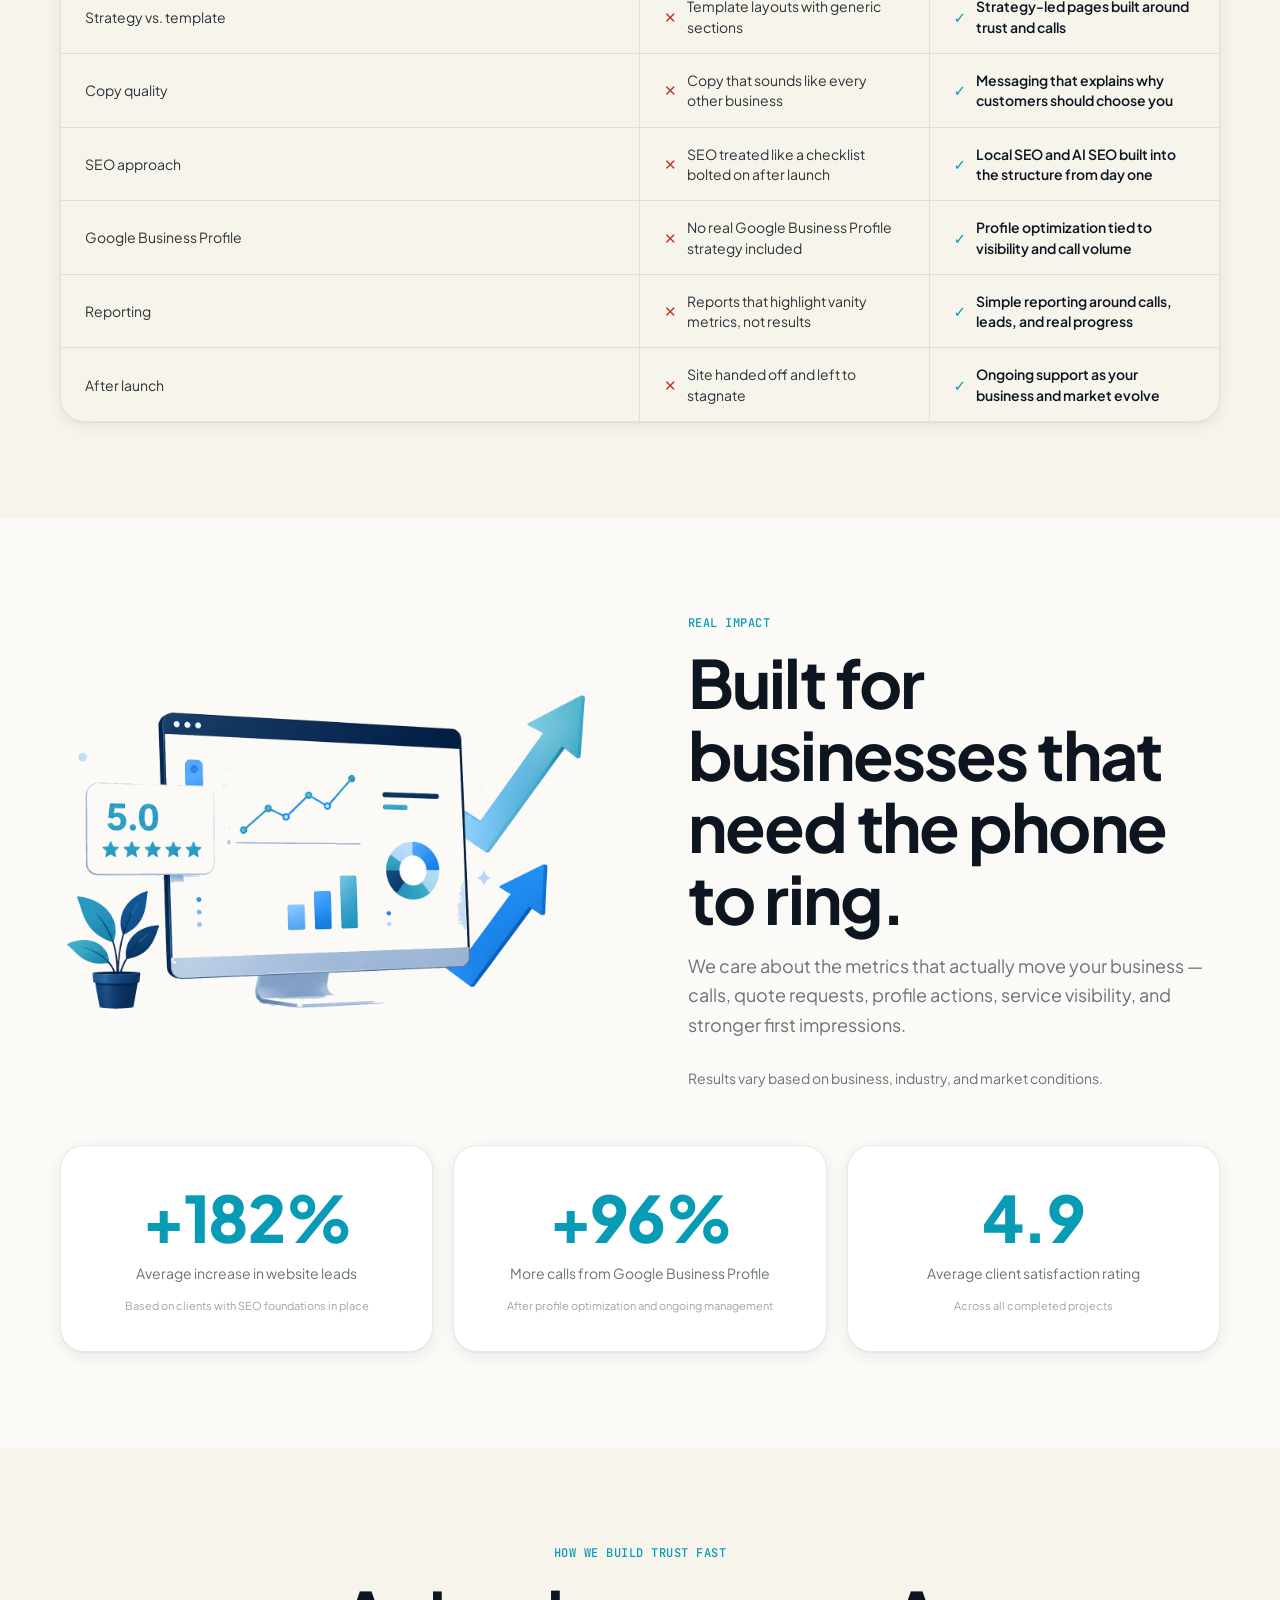
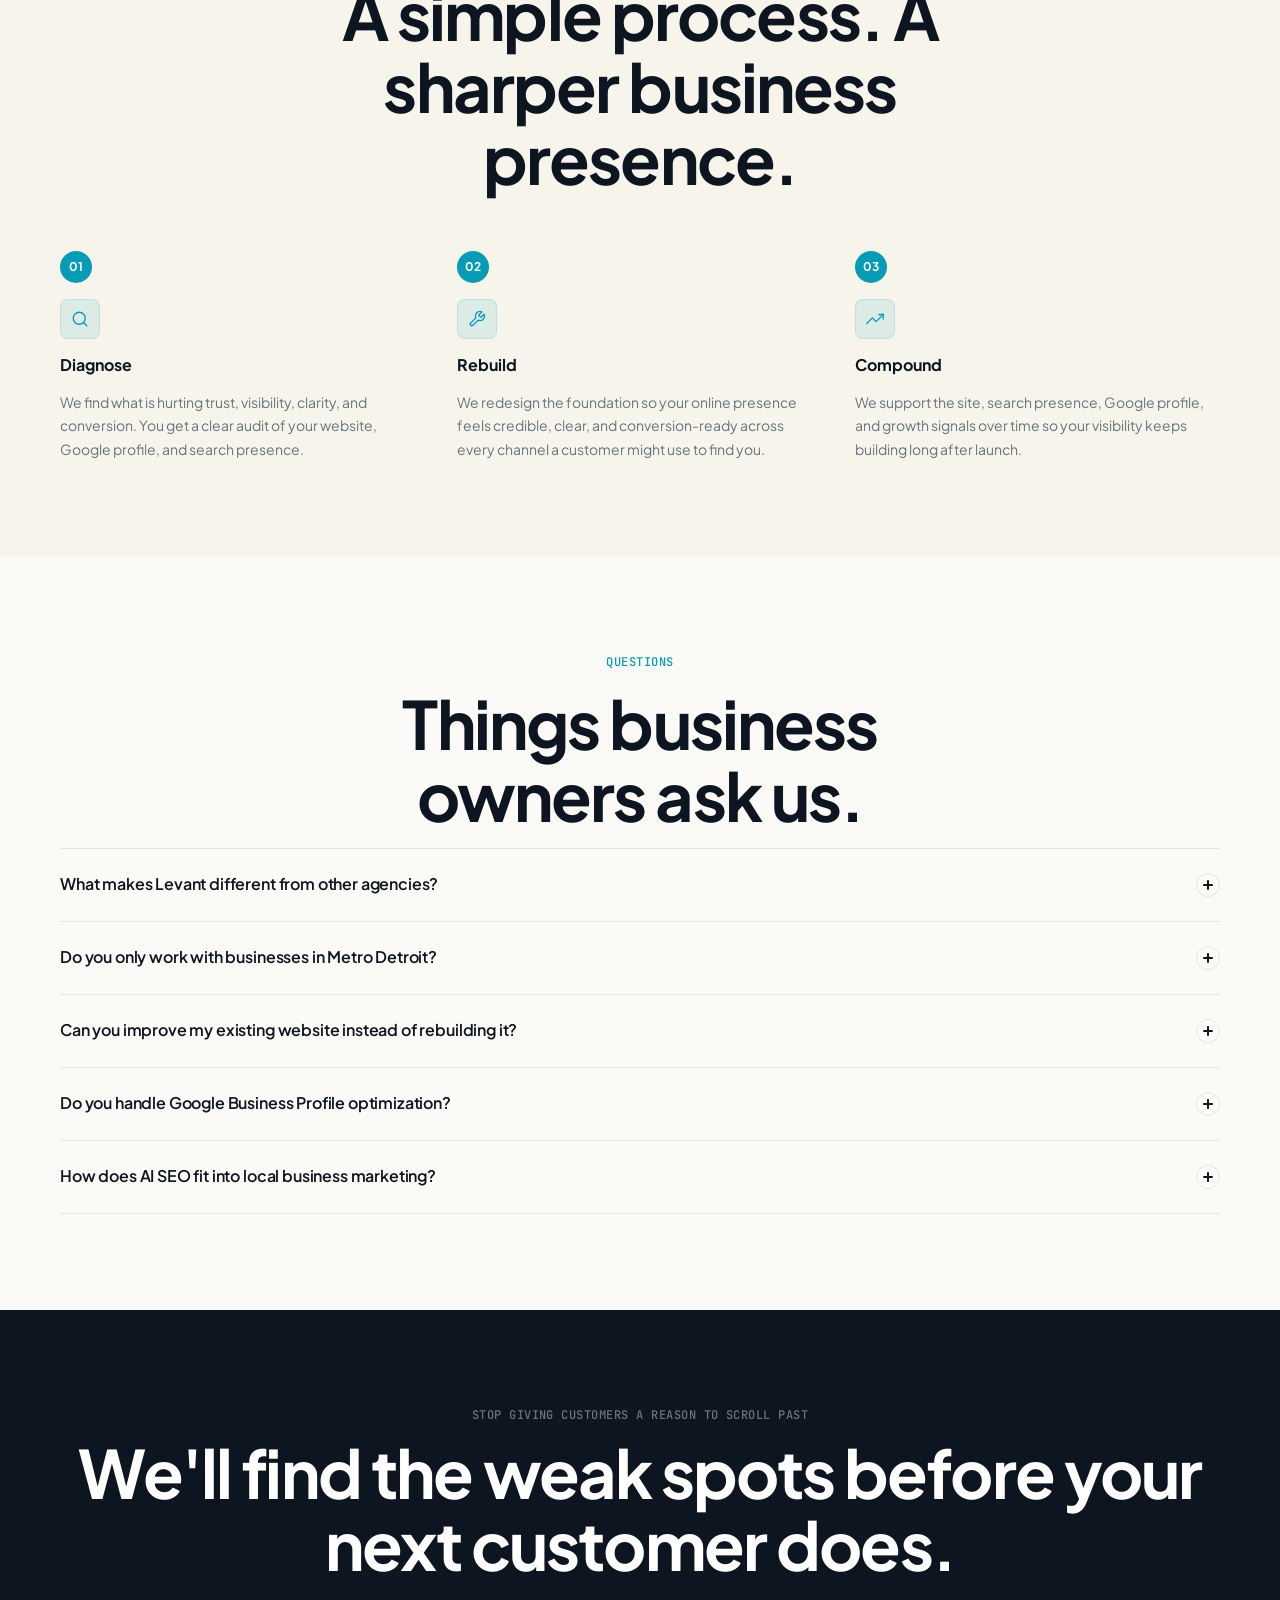
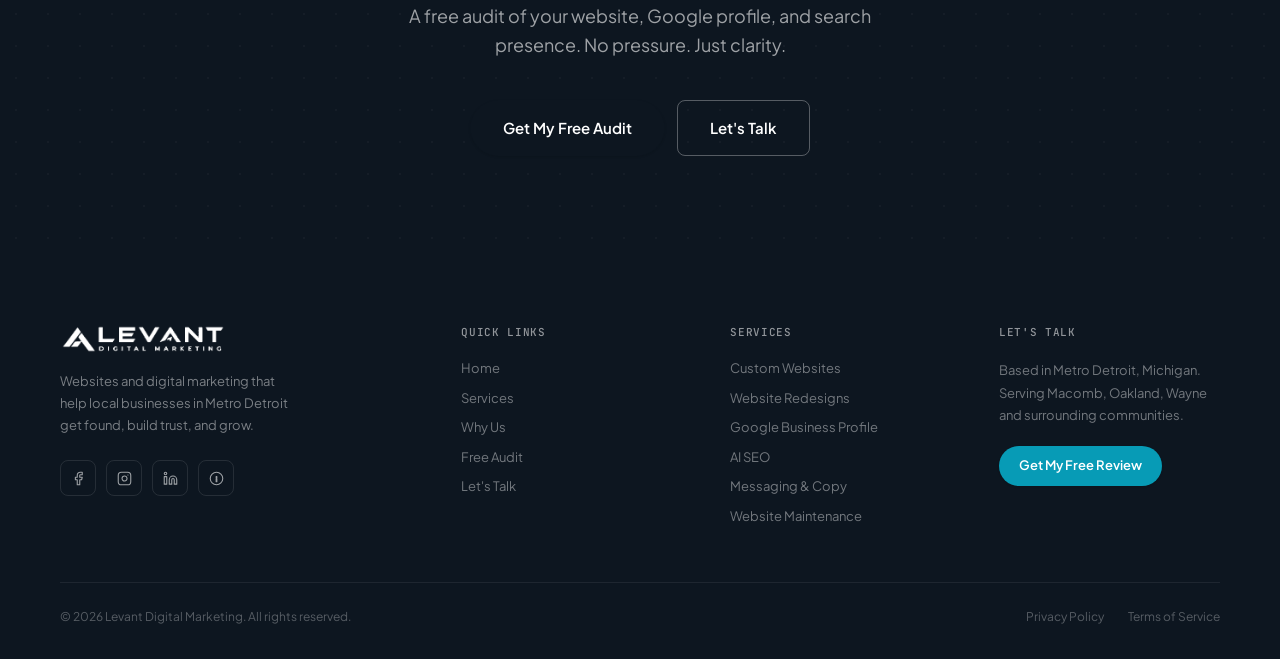
<file: why-us.html>
<!DOCTYPE html>
<html lang="en">
<head>
  <meta charset="utf-8">
  <meta name="viewport" content="width=device-width, initial-scale=1.0">
  <title>Why Us | Levant Digital Marketing — Metro Detroit</title>
  <meta name="description" content="Why Metro Detroit businesses choose Levant Digital Marketing for websites, Google Business Profile, AI SEO, and local visibility. Strategy-led, not deliverable-led.">
  <meta name="theme-color" content="#079bb6">

  <link rel="preconnect" href="https://fonts.googleapis.com">
  <link rel="preconnect" href="https://fonts.gstatic.com" crossorigin>
  <link rel="preload" href="https://fonts.googleapis.com/css2?family=Plus+Jakarta+Sans:wght@400;500;600;700;800&family=Fraunces:ital,opsz,wght@0,9..144,500;0,9..144,600;1,9..144,400;1,9..144,500&family=JetBrains+Mono:wght@400;500&family=Caveat:wght@500;700&display=swap" as="style" onload="this.onload=null;this.rel='stylesheet'">
  <noscript><link rel="stylesheet" href="https://fonts.googleapis.com/css2?family=Plus+Jakarta+Sans:wght@400;500;600;700;800&family=Fraunces:ital,opsz,wght@0,9..144,500;0,9..144,600;1,9..144,400;1,9..144,500&family=JetBrains+Mono:wght@400;500&family=Caveat:wght@500;700&display=swap"></noscript>

  <link rel="preload" href="assets/why-us-hero.png" as="image">
  <link rel="stylesheet" href="assets/style.css">
</head>
<body>

<!-- ===================== NAV ===================== -->
<nav class="nav" aria-label="Main navigation">
  <div class="wrap nav__inner">
    <a href="index.html" class="nav__logo" aria-label="Levant Digital Marketing home">
      <img src="assets/levant-logo.png" alt="Levant Digital Marketing" width="160" height="34">
    </a>
    <div class="nav__links" role="navigation">
      <a href="index.html">Home</a>
      <a href="services.html">Services</a>
      <a href="why-us.html" aria-current="page">Why Us</a>
      <a href="audit.html">Free Audit</a>
    </div>
    <a href="contact.html" class="nav__cta">Let's Talk</a>
    <button class="nav__toggle" aria-label="Open menu" aria-expanded="false">
      <svg viewBox="0 0 20 20" fill="none" stroke="currentColor" stroke-width="1.5" stroke-linecap="round" aria-hidden="true">
        <path d="M3 5h14M3 10h14M3 15h14"/>
      </svg>
    </button>
  </div>
  <div class="nav__drawer" role="dialog" aria-label="Mobile menu">
    <a href="index.html">Home</a>
    <a href="services.html">Services</a>
    <a href="why-us.html" aria-current="page">Why Us</a>
    <a href="audit.html">Free Audit</a>
    <a href="contact.html">Let's Talk</a>
  </div>
</nav>

<!-- ===================== HERO ===================== -->
<section class="hero hero--ivory hero--bordered">
  <div class="wrap hero__grid">
    <div class="hero__copy">
      <span class="eyebrow">Why Us</span>
      <h1 class="display">Customers decide fast. We help you <em class="serif accent">pass the gut check.</em></h1>
      <p class="text-18">Before they call, they scan your site, reviews, photos, and Google profile. We make those first few seconds feel clear, current, and worth trusting.</p>
      <div class="btn-group">
        <a href="audit.html" class="btn btn--primary btn--pill btn--lg">
          Show me what to fix
          <svg class="btn__arrow" viewBox="0 0 16 16" aria-hidden="true"><path d="M3 8h10M9 4l4 4-4 4"/></svg>
        </a>
        <a href="contact.html" class="btn btn--secondary btn--lg">Let's Talk</a>
      </div>
      <div class="hero__trust">
        <div class="trust-point">
          <span class="trust-point__num">5 sec</span>
          <span class="trust-point__label">to earn trust online</span>
        </div>
        <div class="trust-point">
          <span class="trust-point__num">+182%</span>
          <span class="trust-point__label">avg. lead increase</span>
        </div>
        <div class="trust-point">
          <span class="trust-point__num">Local</span>
          <span class="trust-point__label">Built for Detroit</span>
        </div>
      </div>
    </div>
    <div class="hero__img-wrap">
      <img
        class="hero__img hero__img--plain"
        src="assets/why-us-hero.png"
        alt="Side-by-side comparison of a weak local business website versus a credible, conversion-optimized redesign by Levant Digital Marketing"
        width="580"
        height="460"
        fetchpriority="high"
      >
    </div>
  </div>
</section>

<!-- ===================== WHAT WE BUILD ===================== -->
<section class="section section--soft" aria-labelledby="decision-heading">
  <div class="wrap">
    <div class="section-header section-header--wide reveal">
      <span class="eyebrow">The real reason</span>
      <h2 class="heading-1" id="decision-heading">We build the decision engine behind the call.</h2>
      <p class="text-18">A pretty website is not enough. Customers need proof, clarity, relevance, and confidence. Levant connects those pieces so your business feels like the obvious choice before they ever speak to you.</p>
    </div>
    <div class="trust-grid">
      <article class="trust-card reveal reveal--delay-1">
        <div class="icon-box" aria-hidden="true">
          <svg viewBox="0 0 24 24"><path d="M12 22s8-4 8-10V5l-8-3-8 3v7c0 6 8 10 8 10z"/></svg>
        </div>
        <span class="trust-card__label">Remove friction</span>
        <h3>We eliminate the hesitation.</h3>
        <p>Weak copy, vague services, outdated visuals, and buried contact paths make customers pause. We take that friction out so the path to calling you is obvious.</p>
      </article>
      <article class="trust-card reveal reveal--delay-2">
        <div class="icon-box" aria-hidden="true">
          <svg viewBox="0 0 24 24"><path d="M1 12s4-8 11-8 11 8 11 8-4 8-11 8-11-8-11-8z"/><circle cx="12" cy="12" r="3"/></svg>
        </div>
        <span class="trust-card__label">Clarify the offer</span>
        <h3>We make the value obvious.</h3>
        <p>Customers should understand what you do, where you work, and why you're credible without digging through the page. We structure everything around that expectation.</p>
      </article>
      <article class="trust-card reveal reveal--delay-3">
        <div class="icon-box" aria-hidden="true">
          <svg viewBox="0 0 24 24"><polyline points="22 12 18 12 15 21 9 3 6 12 2 12"/></svg>
        </div>
        <span class="trust-card__label">Build for growth</span>
        <h3>We build around long-term visibility.</h3>
        <p>SEO, Google Business Profile, AI search positioning, and conversion design all work together instead of sitting in separate silos with separate vendors.</p>
      </article>
    </div>
  </div>
</section>

<!-- ===================== FIVE SECONDS ===================== -->
<section class="section" aria-labelledby="five-sec-heading">
  <div class="wrap split">
    <div class="split__copy reveal">
      <span class="eyebrow">The truth</span>
      <h2 class="heading-1" id="five-sec-heading">Five seconds can make or lose the lead.</h2>
      <p class="text-18">Most visitors are not reading your whole site. They are scanning for trust. We design that first scan to work hard — so the right signals land before the customer has time to hesitate.</p>
      <ul class="feature-list">
        <li class="feature-item">
          <span class="feature-item__dot" aria-hidden="true"><svg viewBox="0 0 10 10"><polyline points="2 5 4.5 7.5 8 3"/></svg></span>
          <p>Make the first impression feel modern and legitimate</p>
        </li>
        <li class="feature-item">
          <span class="feature-item__dot" aria-hidden="true"><svg viewBox="0 0 10 10"><polyline points="2 5 4.5 7.5 8 3"/></svg></span>
          <p>Show what you do without making customers think</p>
        </li>
        <li class="feature-item">
          <span class="feature-item__dot" aria-hidden="true"><svg viewBox="0 0 10 10"><polyline points="2 5 4.5 7.5 8 3"/></svg></span>
          <p>Move visitors toward calls, messages, and quote requests</p>
        </li>
        <li class="feature-item">
          <span class="feature-item__dot" aria-hidden="true"><svg viewBox="0 0 10 10"><polyline points="2 5 4.5 7.5 8 3"/></svg></span>
          <p>Signal credibility before the customer reads a single paragraph</p>
        </li>
      </ul>
    </div>
    <div class="split__visual reveal reveal--delay-2">
      <img
        src="assets/why-us-five-seconds.png"
        alt="Eye-tracking heatmap showing how visitors scan a local business website in the first five seconds, focusing on headlines, photos, and contact buttons"
        width="560"
        height="440"
        loading="lazy"
      >
    </div>
  </div>
</section>

<!-- ===================== COMPARISON TABLE ===================== -->
<section class="section section--soft" aria-labelledby="compare-heading">
  <div class="wrap">
    <div class="section-header section-header--center reveal">
      <span class="eyebrow">The Levant difference</span>
      <h2 class="heading-1" id="compare-heading">Most agencies sell a deliverable. We sell momentum.</h2>
      <p class="text-18">A site by itself is not the win. The win is a business that looks more credible, gets found more often, and gives customers fewer reasons to choose someone else.</p>
    </div>
    <div class="compare-wrap reveal">
      <div class="compare__head" role="row">
        <div class="compare__head-cell" role="columnheader">What they review</div>
        <div class="compare__head-cell" role="columnheader">Typical Agency</div>
        <div class="compare__head-cell compare__head-cell--accent" role="columnheader">Levant Digital</div>
      </div>
      <div class="compare__row" role="row">
        <div class="compare__cell">Strategy vs. template</div>
        <div class="compare__cell"><span class="compare__x" aria-label="No">✕</span> Template layouts with generic sections</div>
        <div class="compare__cell"><span class="compare__check" aria-label="Yes">✓</span> Strategy-led pages built around trust and calls</div>
      </div>
      <div class="compare__row" role="row">
        <div class="compare__cell">Copy quality</div>
        <div class="compare__cell"><span class="compare__x" aria-label="No">✕</span> Copy that sounds like every other business</div>
        <div class="compare__cell"><span class="compare__check" aria-label="Yes">✓</span> Messaging that explains why customers should choose you</div>
      </div>
      <div class="compare__row" role="row">
        <div class="compare__cell">SEO approach</div>
        <div class="compare__cell"><span class="compare__x" aria-label="No">✕</span> SEO treated like a checklist bolted on after launch</div>
        <div class="compare__cell"><span class="compare__check" aria-label="Yes">✓</span> Local SEO and AI SEO built into the structure from day one</div>
      </div>
      <div class="compare__row" role="row">
        <div class="compare__cell">Google Business Profile</div>
        <div class="compare__cell"><span class="compare__x" aria-label="No">✕</span> No real Google Business Profile strategy included</div>
        <div class="compare__cell"><span class="compare__check" aria-label="Yes">✓</span> Profile optimization tied to visibility and call volume</div>
      </div>
      <div class="compare__row" role="row">
        <div class="compare__cell">Reporting</div>
        <div class="compare__cell"><span class="compare__x" aria-label="No">✕</span> Reports that highlight vanity metrics, not results</div>
        <div class="compare__cell"><span class="compare__check" aria-label="Yes">✓</span> Simple reporting around calls, leads, and real progress</div>
      </div>
      <div class="compare__row" role="row">
        <div class="compare__cell">After launch</div>
        <div class="compare__cell"><span class="compare__x" aria-label="No">✕</span> Site handed off and left to stagnate</div>
        <div class="compare__cell"><span class="compare__check" aria-label="Yes">✓</span> Ongoing support as your business and market evolve</div>
      </div>
    </div>
  </div>
</section>

<!-- ===================== IMPACT ===================== -->
<section class="section" aria-labelledby="impact-heading">
  <div class="wrap split split--reverse">
    <div class="split__copy reveal">
      <span class="eyebrow">Real impact</span>
      <h2 class="heading-1" id="impact-heading">Built for businesses that need the phone to ring.</h2>
      <p class="text-18">We care about the metrics that actually move your business — calls, quote requests, profile actions, service visibility, and stronger first impressions.</p>
      <p class="text-14 muted">Results vary based on business, industry, and market conditions.</p>
    </div>
    <div class="split__visual reveal reveal--delay-2">
      <img
        src="assets/why-us-impact.png"
        alt="Analytics dashboard showing a 182 percent increase in website leads and a 96 percent increase in Google Business Profile calls for a Metro Detroit local business"
        width="560"
        height="440"
        loading="lazy"
      >
    </div>
  </div>
  <div class="wrap">
    <div class="metric-row">
      <div class="metric-card reveal reveal--delay-1">
        <span class="metric-card__num">+182%</span>
        <span class="metric-card__label">Average increase in website leads</span>
        <span class="metric-card__note">Based on clients with SEO foundations in place</span>
      </div>
      <div class="metric-card reveal reveal--delay-2">
        <span class="metric-card__num">+96%</span>
        <span class="metric-card__label">More calls from Google Business Profile</span>
        <span class="metric-card__note">After profile optimization and ongoing management</span>
      </div>
      <div class="metric-card reveal reveal--delay-3">
        <span class="metric-card__num">4.9</span>
        <span class="metric-card__label">Average client satisfaction rating</span>
        <span class="metric-card__note">Across all completed projects</span>
      </div>
    </div>
  </div>
</section>

<!-- ===================== PROCESS ===================== -->
<section class="section section--soft" aria-labelledby="process-heading">
  <div class="wrap">
    <div class="section-header section-header--center reveal">
      <span class="eyebrow">How we build trust fast</span>
      <h2 class="heading-1" id="process-heading">A simple process. A sharper business presence.</h2>
    </div>
    <div class="process-grid process-3">
      <div class="process-step reveal reveal--delay-1">
        <div class="step-num" aria-hidden="true">01</div>
        <div class="icon-box icon-box--sm" aria-hidden="true">
          <svg viewBox="0 0 24 24"><circle cx="11" cy="11" r="8"/><path d="M21 21l-4.35-4.35"/></svg>
        </div>
        <h3>Diagnose</h3>
        <p>We find what is hurting trust, visibility, clarity, and conversion. You get a clear audit of your website, Google profile, and search presence.</p>
      </div>
      <div class="process-step reveal reveal--delay-2">
        <div class="step-num" aria-hidden="true">02</div>
        <div class="icon-box icon-box--sm" aria-hidden="true">
          <svg viewBox="0 0 24 24"><path d="M14.7 6.3a1 1 0 0 0 0 1.4l1.6 1.6a1 1 0 0 0 1.4 0l3.77-3.77a6 6 0 0 1-7.94 7.94l-6.91 6.91a2.12 2.12 0 0 1-3-3l6.91-6.91a6 6 0 0 1 7.94-7.94l-3.76 3.76z"/></svg>
        </div>
        <h3>Rebuild</h3>
        <p>We redesign the foundation so your online presence feels credible, clear, and conversion-ready across every channel a customer might use to find you.</p>
      </div>
      <div class="process-step reveal reveal--delay-3">
        <div class="step-num" aria-hidden="true">03</div>
        <div class="icon-box icon-box--sm" aria-hidden="true">
          <svg viewBox="0 0 24 24"><polyline points="23 6 13.5 15.5 8.5 10.5 1 18"/><polyline points="17 6 23 6 23 12"/></svg>
        </div>
        <h3>Compound</h3>
        <p>We support the site, search presence, Google profile, and growth signals over time so your visibility keeps building long after launch.</p>
      </div>
    </div>
  </div>
</section>

<!-- ===================== FAQ ===================== -->
<section class="section" aria-labelledby="faq-heading">
  <div class="wrap">
    <div class="section-header section-header--center reveal">
      <span class="eyebrow">Questions</span>
      <h2 class="heading-1" id="faq-heading">Things business owners ask us.</h2>
    </div>
    <div class="faq__list">
      <div class="faq__item">
        <button class="faq__q" aria-expanded="false">
          What makes Levant different from other agencies?
          <span class="faq__icon" aria-hidden="true">
            <svg viewBox="0 0 12 12"><line x1="6" y1="2" x2="6" y2="10"/><line x1="2" y1="6" x2="10" y2="6"/></svg>
          </span>
        </button>
        <div class="faq__a" role="region">Most agencies build a deliverable and hand it off. We build momentum. That means strategy before design, copy that explains your actual value, SEO built into the structure, Google profile tied to visibility, and ongoing support after launch. The goal is always calls — not just a finished website.</div>
      </div>
      <div class="faq__item">
        <button class="faq__q" aria-expanded="false">
          Do you only work with businesses in Metro Detroit?
          <span class="faq__icon" aria-hidden="true">
            <svg viewBox="0 0 12 12"><line x1="6" y1="2" x2="6" y2="10"/><line x1="2" y1="6" x2="10" y2="6"/></svg>
          </span>
        </button>
        <div class="faq__a" role="region">Metro Detroit is our primary market — Macomb, Oakland, and Wayne counties. Remote work is available for Michigan businesses and serious local service businesses outside the area who need the same kind of foundation work.</div>
      </div>
      <div class="faq__item">
        <button class="faq__q" aria-expanded="false">
          Can you improve my existing website instead of rebuilding it?
          <span class="faq__icon" aria-hidden="true">
            <svg viewBox="0 0 12 12"><line x1="6" y1="2" x2="6" y2="10"/><line x1="2" y1="6" x2="10" y2="6"/></svg>
          </span>
        </button>
        <div class="faq__a" role="region">Yes. We start with the audit. If your current site has a good foundation, we keep what works and fix what's hurting trust, speed, mobile experience, messaging, or search visibility. Full rebuilds happen when the foundation itself is the problem.</div>
      </div>
      <div class="faq__item">
        <button class="faq__q" aria-expanded="false">
          Do you handle Google Business Profile optimization?
          <span class="faq__icon" aria-hidden="true">
            <svg viewBox="0 0 12 12"><line x1="6" y1="2" x2="6" y2="10"/><line x1="2" y1="6" x2="10" y2="6"/></svg>
          </span>
        </button>
        <div class="faq__a" role="region">Yes, and we think it's one of the highest-leverage things a local business can do. We optimize categories, services, photos, posts, and Q&amp;A — and we connect your profile strategy to your website and local SEO so they reinforce each other.</div>
      </div>
      <div class="faq__item">
        <button class="faq__q" aria-expanded="false">
          How does AI SEO fit into local business marketing?
          <span class="faq__icon" aria-hidden="true">
            <svg viewBox="0 0 12 12"><line x1="6" y1="2" x2="6" y2="10"/><line x1="2" y1="6" x2="10" y2="6"/></svg>
          </span>
        </button>
        <div class="faq__a" role="region">More customers are starting their search using ChatGPT, Google's AI Overview, and similar tools. AI SEO makes sure your business is positioned to appear in those answers — not just traditional blue-link search results. For local businesses, being mentioned early in an AI answer builds trust before the customer ever visits your site.</div>
      </div>
    </div>
  </div>
</section>

<!-- ===================== CTA BAND ===================== -->
<section class="section section--dark cta-band" aria-labelledby="why-cta-heading">
  <div class="wrap">
    <span class="eyebrow">Stop giving customers a reason to scroll past</span>
    <h2 class="heading-1" id="why-cta-heading">We'll find the weak spots before your next customer does.</h2>
    <p class="text-18">A free audit of your website, Google profile, and search presence. No pressure. Just clarity.</p>
    <div class="btn-group">
      <a href="audit.html" class="btn btn--primary btn--pill btn--lg">Get My Free Audit</a>
      <a href="contact.html" class="btn btn--outline-white btn--lg">Let's Talk</a>
    </div>
  </div>
</section>

<!-- ===================== FOOTER ===================== -->
<footer class="footer section--dark" aria-label="Site footer">
  <div class="wrap">
    <div class="footer__grid">
      <div class="footer__brand">
        <img src="assets/levant-logo.png" alt="Levant Digital Marketing" class="footer__brand-logo" width="140" height="30" loading="lazy">
        <p>Websites and digital marketing that help local businesses in Metro Detroit get found, build trust, and grow.</p>
        <div class="footer__social">
          <a href="https://facebook.com/levantdigitalmarketing" class="social-link" aria-label="Levant on Facebook" rel="noopener noreferrer" target="_blank">
            <svg viewBox="0 0 24 24" aria-hidden="true"><path d="M18 2h-3a5 5 0 0 0-5 5v3H7v4h3v8h4v-8h3l1-4h-4V7a1 1 0 0 1 1-1h3z"/></svg>
          </a>
          <a href="https://www.instagram.com/levantdigitalmarketing/" class="social-link" aria-label="Levant on Instagram" rel="noopener noreferrer" target="_blank">
            <svg viewBox="0 0 24 24" aria-hidden="true"><rect x="2" y="2" width="20" height="20" rx="5"/><path d="M16 11.37A4 4 0 1 1 12.63 8 4 4 0 0 1 16 11.37z"/><line x1="17.5" y1="6.5" x2="17.51" y2="6.5"/></svg>
          </a>
          <a href="https://linkedin.com/company/levant-digital-marketing" class="social-link" aria-label="Levant on LinkedIn" rel="noopener noreferrer" target="_blank">
            <svg viewBox="0 0 24 24" aria-hidden="true"><path d="M16 8a6 6 0 0 1 6 6v7h-4v-7a2 2 0 0 0-2-2 2 2 0 0 0-2 2v7h-4v-7a6 6 0 0 1 6-6z"/><rect x="2" y="9" width="4" height="12"/><circle cx="4" cy="4" r="2"/></svg>
          </a>
          <a href="https://g.page/levantdigitalmarketing" class="social-link" aria-label="Levant on Google Business" rel="noopener noreferrer" target="_blank">
            <svg viewBox="0 0 24 24" aria-hidden="true"><path d="M12 22C6.477 22 2 17.523 2 12S6.477 2 12 2s10 4.477 10 10-4.477 10-10 10zm-.55-5h1.1v-5h-1.1v5zm0-6.5h1.1V9h-1.1v1.5z"/></svg>
          </a>
        </div>
      </div>
      <div class="footer__col">
        <h4>Quick Links</h4>
        <ul>
          <li><a href="index.html">Home</a></li>
          <li><a href="services.html">Services</a></li>
          <li><a href="why-us.html">Why Us</a></li>
          <li><a href="audit.html">Free Audit</a></li>
          <li><a href="contact.html">Let's Talk</a></li>
        </ul>
      </div>
      <div class="footer__col">
        <h4>Services</h4>
        <ul>
          <li><a href="services.html">Custom Websites</a></li>
          <li><a href="services.html">Website Redesigns</a></li>
          <li><a href="services.html">Google Business Profile</a></li>
          <li><a href="services.html">AI SEO</a></li>
          <li><a href="services.html">Messaging &amp; Copy</a></li>
          <li><a href="services.html">Website Maintenance</a></li>
        </ul>
      </div>
      <div class="footer__col">
        <h4>Let's Talk</h4>
        <p class="footer__location">Based in Metro Detroit, Michigan.<br>Serving Macomb, Oakland, Wayne<br>and surrounding communities.</p>
        <a href="contact.html" class="footer__cta-link">Get My Free Review</a>
      </div>
    </div>
    <div class="footer__bottom">
      <p class="footer__copy">&copy; 2026 Levant Digital Marketing. All rights reserved.</p>
      <div class="footer__legal">
        <a href="privacy.html">Privacy Policy</a>
        <a href="terms.html">Terms of Service</a>
      </div>
    </div>
  </div>
</footer>

<script src="assets/site.js" defer></script>
</body>
</html>
</file>
<file: assets/style.css>
/* ============================================================
   Levant Digital Marketing — Design System v2
   Research-backed upgrade. Cursor × Webflow × Replo patterns.
   ============================================================ */

/* === TOKENS === */
:root {
  /* Brand */
  --color-primary:    #079bb6;
  --color-primary-dk: #05839a;
  --color-ink:        #0d1620;   /* deep navy for premium dark CTAs (replaces pure black) */
  --color-black:      #0d1620;
  --color-black-soft: #18222e;

  /* Text */
  --color-text:       #2c3338;
  --color-muted:      #68737a;
  --color-ghost:      #9ba3a9;

  /* Backgrounds — warm paper system (Cursor/Super.so/Replo inspired) */
  --color-white:      #ffffff;
  --color-paper:      #fbfaf6;   /* page bg — barely off-white, adds soul */
  --color-ivory:      #f7f4ec;   /* warm card / hero accent */
  --color-soft:       #f1ede3;   /* alt sections */
  --color-warm-dark:  #0d1620;   /* footer / dark bands — navy-ink */

  /* Type accents */
  --font-sans:    "Plus Jakarta Sans", system-ui, sans-serif;
  --font-serif:   "Fraunces", "Iowan Old Style", Georgia, serif;
  --font-mono:    "JetBrains Mono", ui-monospace, "SF Mono", Menlo, monospace;
  --font-script:  "Caveat", "Bradley Hand", cursive;

  /* Borders */
  --color-border:      rgba(10, 12, 14, 0.09);
  --color-border-warm: rgba(90, 70, 50, 0.11);

  /* Radii */
  --radius-sm:   4px;
  --radius-md:   8px;
  --radius-lg:   16px;
  --radius-xl:   24px;
  --radius-pill: 999px;

  /* Shadows */
  --shadow-card:       0 1px 1px rgba(10,12,14,.04), 0 4px 16px rgba(10,12,14,.07);
  --shadow-card-hover: 0 4px 28px rgba(10,12,14,.12), 0 1px 4px rgba(10,12,14,.06);
  --shadow-nav:        0 1px 0 rgba(10,12,14,.08), 0 4px 24px rgba(10,12,14,.06);
  --shadow-btn:        0 1px 2px rgba(10,12,14,.15);

  /* Layout */
  --max:   1160px;
  --nav-h: 72px;

  /* Derived */
  --primary-10: rgba(7, 155, 182, 0.10);
  --primary-15: rgba(7, 155, 182, 0.15);
  --primary-20: rgba(7, 155, 182, 0.20);
}

/* === RESET === */
*, *::before, *::after { box-sizing: border-box; margin: 0; padding: 0; }
html { scroll-behavior: smooth; scroll-padding-top: calc(var(--nav-h) + 16px); }
body {
  font-family: var(--font-sans);
  font-size: 16px;
  font-weight: 400;
  line-height: 1.6;
  color: var(--color-text);
  background: var(--color-paper);
  -webkit-font-smoothing: antialiased;
  -moz-osx-font-smoothing: grayscale;
  overflow-x: hidden;
}
img { display: block; max-width: 100%; height: auto; }
svg { display: block; }
a { color: inherit; text-decoration: none; }
button { font: inherit; cursor: pointer; border: none; background: none; }
input, select, textarea { font: inherit; }
ul, ol { list-style: none; }

/* === LAYOUT === */
.wrap        { width: min(var(--max), calc(100% - 48px)); margin-inline: auto; }
.section     { padding-block: 96px; }
.section--sm { padding-block: 64px; }
.section--lg { padding-block: 128px; }
.section--dark  { background: var(--color-warm-dark); }
.section--soft  { background: var(--color-ivory); }
.section--ivory { background: var(--color-ivory); }
.section--paper { background: var(--color-paper); }

/* === TYPOGRAPHY === */
.display {
  font-size: clamp(44px, 6.4vw, 92px);
  font-weight: 700;
  line-height: 1.02;
  letter-spacing: -0.032em;
  color: var(--color-black);
}
/* Serif italic accent inside display — Linear/Stripe pattern */
.display .serif,
.display em {
  font-family: var(--font-serif);
  font-style: italic;
  font-weight: 500;
  letter-spacing: -0.025em;
}
.heading-1 {
  font-size: clamp(40px, 5.2vw, 68px);
  font-weight: 700;
  line-height: 1.08;
  letter-spacing: -0.028em;
  color: var(--color-black);
}
.heading-1 .serif,
.heading-1 em {
  font-family: var(--font-serif);
  font-style: italic;
  font-weight: 500;
}
.heading-2 {
  font-size: 32px;
  font-weight: 700;
  line-height: 1.25;
  letter-spacing: -0.01em;
  color: var(--color-black);
}
.heading-3 {
  font-size: 20px;
  font-weight: 700;
  line-height: 1.3;
  color: var(--color-black);
}
.text-20  { font-size: 20px; line-height: 1.55; }
.text-18  { font-size: 18px; line-height: 1.65; }
.text-16  { font-size: 16px; line-height: 1.65; }
.text-14  { font-size: 14px; line-height: 1.55; }
.text-12  { font-size: 12px; line-height: 1.4;  }

.eyebrow {
  font-family: var(--font-mono);
  font-size: 12px;
  font-weight: 500;
  letter-spacing: 0.04em;
  text-transform: uppercase;
  color: var(--color-primary);
  display: block;
}

/* Mono section number — Stripe pattern: "01 — services" */
.eyebrow-num {
  font-family: var(--font-mono);
  font-size: 12px;
  font-weight: 500;
  letter-spacing: 0.02em;
  color: var(--color-muted);
  display: inline-flex;
  align-items: center;
  gap: 10px;
  margin-bottom: 24px;
}
.eyebrow-num::before {
  content: "";
  width: 24px;
  height: 1px;
  background: var(--color-primary);
}
.eyebrow-num strong {
  color: var(--color-ink);
  font-weight: 500;
  text-transform: uppercase;
  letter-spacing: 0.06em;
}

/* Inline eyebrow pill — kept for back-compat, refined */
.eyebrow-pill {
  display: inline-flex;
  align-items: center;
  gap: 8px;
  height: 28px;
  padding: 0 12px 0 10px;
  background: transparent;
  color: var(--color-ink);
  border: 1px solid var(--color-border);
  border-radius: var(--radius-pill);
  font-family: var(--font-mono);
  font-size: 11px;
  font-weight: 500;
  letter-spacing: 0.04em;
  text-transform: uppercase;
  margin-bottom: 20px;
}
.eyebrow-pill::before {
  content: "";
  width: 6px;
  height: 6px;
  border-radius: 50%;
  background: var(--color-primary);
  box-shadow: 0 0 0 3px var(--primary-10);
}

/* Handwritten accent — testimonial signatures, "soul" moments */
.script {
  font-family: var(--font-script);
  font-weight: 700;
  letter-spacing: 0;
}

.accent { color: var(--color-primary); }
.muted  { color: var(--color-muted); }

/* === NAV === */
.nav {
  position: sticky;
  top: 0;
  z-index: 100;
  height: var(--nav-h);
  background: rgba(255, 255, 255, 0.92);
  border-bottom: 1px solid var(--color-border);
  backdrop-filter: blur(12px);
  -webkit-backdrop-filter: blur(12px);
  transition: box-shadow 0.3s ease, border-color 0.3s ease;
}
.nav.scrolled {
  box-shadow: var(--shadow-nav);
  border-bottom-color: transparent;
}
.nav__inner {
  height: 100%;
  display: flex;
  align-items: center;
  justify-content: space-between;
  gap: 32px;
}
.nav__logo img { height: 34px; width: auto; }

.nav__links {
  display: flex;
  align-items: center;
  gap: 4px;
  font-size: 13.5px;
  font-weight: 500;
  letter-spacing: -0.005em;
}
.nav__links a {
  color: var(--color-text);
  padding: 6px 12px;
  border-radius: var(--radius-md);
  transition: color 0.15s, background 0.15s;
}
.nav__links a:hover { color: var(--color-black); background: var(--color-soft); }
.nav__links a[aria-current="page"] {
  color: var(--color-primary);
  font-weight: 700;
}

.nav__cta {
  display: inline-flex;
  align-items: center;
  justify-content: center;
  height: 40px;
  padding: 0 20px;
  background: var(--color-black);
  color: var(--color-white);
  font-size: 14px;
  font-weight: 600;
  border-radius: var(--radius-pill);
  white-space: nowrap;
  transition: background 0.15s, transform 0.15s;
  flex-shrink: 0;
  box-shadow: var(--shadow-btn);
}
.nav__cta:hover {
  background: var(--color-black-soft);
  color: var(--color-white);
  transform: translateY(-1px);
}

.nav__toggle {
  display: none;
  width: 40px;
  height: 40px;
  align-items: center;
  justify-content: center;
  border: 1px solid var(--color-border);
  border-radius: var(--radius-md);
  background: var(--color-white);
  flex-shrink: 0;
}
.nav__toggle svg {
  width: 18px;
  height: 18px;
  stroke: var(--color-black);
  fill: none;
  stroke-width: 1.75;
  stroke-linecap: round;
}

/* Mobile drawer */
.nav__drawer {
  display: none;
  position: fixed;
  top: var(--nav-h);
  left: 0;
  right: 0;
  width: 100vw;
  height: calc(100vh - var(--nav-h));
  height: calc(100dvh - var(--nav-h));
  z-index: 99;
  background: var(--color-white);
  padding: 24px;
  flex-direction: column;
  gap: 0;
  overflow-y: auto;
  overscroll-behavior: contain;
}
.nav__drawer.open { display: flex; }
.nav__drawer a {
  font-size: 18px;
  font-weight: 500;
  color: var(--color-black);
  padding: 16px 0;
  border-bottom: 1px solid var(--color-border);
  display: block;
  transition: color 0.15s;
}
.nav__drawer a:last-child { border-bottom: none; }
.nav__drawer a:hover { color: var(--color-primary); }

/* === BUTTONS === */
.btn {
  display: inline-flex;
  align-items: center;
  justify-content: center;
  gap: 8px;
  height: 48px;
  padding: 0 24px;
  border-radius: var(--radius-md);
  font-size: 14px;
  font-weight: 600;
  line-height: 1;
  white-space: nowrap;
  transition: all 0.15s ease;
  cursor: pointer;
  border: 1px solid transparent;
}
.btn:hover { transform: translateY(-1px); }
.btn:active { transform: translateY(0); }

/* Primary — black like Cursor/Replo top sites */
.btn--primary {
  background: var(--color-black);
  color: var(--color-white);
  border-color: var(--color-black);
  box-shadow: var(--shadow-btn);
}
.btn--primary:hover {
  background: var(--color-black-soft);
  color: var(--color-white);
}

/* Cyan variant — keep for accents */
.btn--cyan {
  background: var(--color-primary);
  color: var(--color-white);
  border-color: var(--color-primary);
  box-shadow: 0 1px 2px rgba(7,155,182,.25);
}
.btn--cyan:hover { background: var(--color-primary-dk); color: var(--color-white); }

.btn--secondary {
  background: var(--color-white);
  color: var(--color-black);
  border-color: rgba(10,12,14,0.20);
}
.btn--secondary:hover { background: var(--color-ivory); border-color: rgba(10,12,14,0.35); }

.btn--outline-white {
  background: transparent;
  color: var(--color-white);
  border-color: rgba(255,255,255,0.30);
}
.btn--outline-white:hover { background: rgba(255,255,255,0.10); border-color: rgba(255,255,255,0.55); }

/* Pill modifier — apply to any button */
.btn--pill { border-radius: var(--radius-pill); }

.btn--lg { height: 56px; padding: 0 32px; font-size: 15px; }
.btn--sm { height: 36px; padding: 0 16px; font-size: 13px; }

.btn-group { display: flex; gap: 12px; flex-wrap: wrap; align-items: center; }

.btn__arrow {
  width: 16px;
  height: 16px;
  stroke: currentColor;
  fill: none;
  stroke-width: 2;
  stroke-linecap: round;
  stroke-linejoin: round;
  flex-shrink: 0;
  transition: transform 0.15s;
}
.btn:hover .btn__arrow { transform: translateX(3px); }

/* === ICON BOX === */
.icon-box {
  width: 48px;
  height: 48px;
  border-radius: var(--radius-md);
  background: var(--primary-10);
  border: 1px solid var(--primary-15);
  display: grid;
  place-items: center;
  flex-shrink: 0;
}
.icon-box--sm { width: 40px; height: 40px; }
.icon-box--lg { width: 56px; height: 56px; }
.icon-box svg {
  width: 22px;
  height: 22px;
  stroke: var(--color-primary);
  fill: none;
  stroke-width: 1.75;
  stroke-linecap: round;
  stroke-linejoin: round;
}
.icon-box--sm svg { width: 18px; height: 18px; }
.icon-box--lg svg { width: 26px; height: 26px; }

/* === SECTION HEADER === */
.section-header { max-width: 600px; }
.section-header .eyebrow,
.section-header .eyebrow-pill { margin-bottom: 16px; }
.section-header .heading-1,
.section-header .heading-2 { margin-bottom: 16px; }
.section-header .text-18 { color: var(--color-muted); }
.section-header--center { text-align: center; margin-inline: auto; }
.section-header--wide { max-width: 760px; }

/* === HERO === */
.hero { padding-block: 96px 80px; }

/* Hero background — warm paper, blends with image whites via mix-blend-mode */
.hero--ivory {
  background-color: var(--color-paper);
  position: relative;
}
.hero--ivory::after {
  content: "";
  position: absolute;
  inset: 0;
  pointer-events: none;
  background-image: radial-gradient(ellipse at 100% 0%, rgba(7,155,182,0.06), transparent 60%);
}
.hero--bordered { border-bottom: 1px solid var(--color-border-warm); }

.hero__grid {
  display: grid;
  grid-template-columns: 1fr 1.2fr;
  gap: 56px;
  align-items: center;
}
.hero__copy { max-width: 580px; }
.hero__copy .eyebrow-pill { margin-bottom: 20px; }
.hero__copy .display { margin-bottom: 24px; }
.hero__copy .text-18 { color: var(--color-muted); max-width: 460px; margin-bottom: 36px; }
.hero__img-wrap { display: flex; justify-content: flex-end; }
.hero__img {
  width: 100%;
  max-width: 960px;
  border: none;
  outline: none;
  border-radius: 0;
  box-shadow: none;
  background: transparent;
  mix-blend-mode: multiply;
}
.hero__img--plain { mix-blend-mode: normal; }

/* Hero trust bar */
.hero__trust {
  display: flex;
  gap: 32px;
  margin-top: 40px;
  padding-top: 32px;
  border-top: 1px solid var(--color-border-warm);
  flex-wrap: wrap;
}
.trust-point { display: flex; flex-direction: column; gap: 3px; }
.trust-point__num {
  font-family: var(--font-serif);
  font-style: italic;
  font-size: 30px;
  font-weight: 500;
  color: var(--color-ink);
  letter-spacing: -0.02em;
  line-height: 1;
  font-variant-numeric: tabular-nums;
}
.trust-point__label { font-family: var(--font-mono); font-size: 11px; color: var(--color-muted); font-weight: 500; letter-spacing: 0.04em; text-transform: uppercase; }

/* === INDUSTRY STRIP (Replo-style logo wall) === */
.industry-strip {
  background: var(--color-paper);
  border-top: 1px solid var(--color-border);
  border-bottom: 1px solid var(--color-border);
  padding-block: 24px;
}
.industry-strip__label {
  font-family: var(--font-mono);
  font-size: 11px;
  font-weight: 500;
  letter-spacing: 0.06em;
  text-transform: uppercase;
  color: var(--color-muted);
  text-align: center;
  margin-bottom: 16px;
}
.industry-list {
  display: flex;
  gap: 8px;
  flex-wrap: wrap;
  align-items: center;
  justify-content: center;
}
/* Color-blocked tags — TravelPerk pattern */
.industry-tag {
  display: inline-flex;
  align-items: center;
  gap: 8px;
  padding: 8px 16px;
  border: 1px solid var(--color-border);
  border-radius: var(--radius-pill);
  font-size: 13px;
  font-weight: 600;
  color: var(--color-ink);
  background: var(--color-white);
  transition: transform 0.15s, border-color 0.15s, background 0.2s;
}
.industry-tag:nth-child(2n) { background: #fef6e7; border-color: #f3e2b6; }
.industry-tag:nth-child(3n) { background: #eaf6f9; border-color: #c5e4ec; }
.industry-tag:nth-child(5n) { background: #f4eee6; border-color: #e1d4be; }
.industry-tag:nth-child(7n) { background: #ecf2eb; border-color: #cfdfca; }
.industry-tag:hover { transform: translateY(-1px); }
.industry-tag svg {
  width: 14px;
  height: 14px;
  stroke: currentColor;
  fill: none;
  stroke-width: 1.75;
  stroke-linecap: round;
}

/* === TOOL STRIP === */
.tool-strip {
  background: var(--color-black);
  border-top: 1px solid rgba(255,255,255,.06);
  border-bottom: 1px solid rgba(255,255,255,.06);
}
.tool-strip__inner {
  height: 68px;
  display: flex;
  align-items: center;
  justify-content: space-between;
  gap: 24px;
}
.tool-item {
  display: flex;
  align-items: center;
  gap: 8px;
  font-size: 13px;
  font-weight: 600;
  color: rgba(255,255,255,0.60);
  white-space: nowrap;
  letter-spacing: 0.01em;
}
.tool-item svg {
  width: 18px;
  height: 18px;
  fill: rgba(255,255,255,0.45);
  flex-shrink: 0;
}

/* === PROBLEM CARDS === */
.problem__grid {
  display: grid;
  grid-template-columns: repeat(3, 1fr);
  gap: 16px;
  margin-top: 56px;
}
.problem__card {
  background: var(--color-white);
  border: 1px solid var(--color-border);
  border-radius: var(--radius-lg);
  padding: 32px 28px;
  display: flex;
  flex-direction: column;
  gap: 14px;
  transition: box-shadow 0.25s, border-color 0.2s, transform 0.2s;
  position: relative;
  overflow: hidden;
}
.problem__card::before {
  content: '';
  position: absolute;
  left: 0;
  top: 0;
  bottom: 0;
  width: 3px;
  background: var(--color-primary);
  opacity: 0;
  transition: opacity 0.2s;
}
.problem__card:hover {
  box-shadow: var(--shadow-card-hover);
  border-color: var(--primary-20);
  transform: translateY(-2px);
}
.problem__card:hover::before { opacity: 1; }
.problem__card h3 {
  font-size: 17px;
  font-weight: 700;
  color: var(--color-ink);
  line-height: 1.25;
  letter-spacing: -0.01em;
}
.problem__card p { font-size: 14.5px; color: var(--color-muted); line-height: 1.65; }

/* === SPLIT FEATURE === */
.split {
  display: grid;
  grid-template-columns: 1fr 1fr;
  gap: 96px;
  align-items: center;
}
.split--reverse .split__visual { order: -1; }
.split__visual img {
  width: 100%;
  max-width: none;
  border: none;
  outline: none;
  border-radius: 0;
  box-shadow: none;
  background: transparent;
}
.split__copy .eyebrow,
.split__copy .eyebrow-pill { margin-bottom: 14px; }
.split__copy .heading-1,
.split__copy .heading-2 { margin-bottom: 16px; }
.split__copy .text-18 { color: var(--color-muted); margin-bottom: 28px; }

/* Feature checklist */
.feature-list { display: flex; flex-direction: column; gap: 14px; margin-bottom: 36px; }
.feature-item { display: flex; gap: 12px; align-items: flex-start; }
.feature-item__dot {
  width: 20px;
  height: 20px;
  border-radius: 50%;
  background: var(--color-primary);
  display: grid;
  place-items: center;
  flex-shrink: 0;
  margin-top: 2px;
}
.feature-item__dot svg {
  width: 10px; height: 10px;
  stroke: white; fill: none;
  stroke-width: 2.5; stroke-linecap: round; stroke-linejoin: round;
}
.feature-item p { font-size: 15px; color: var(--color-text); line-height: 1.5; }

/* === SERVICE CARDS === */
.services-grid {
  display: grid;
  grid-template-columns: repeat(3, 1fr);
  gap: 16px;
  margin-top: 56px;
}
.service-card {
  border: 1px solid var(--color-border);
  border-radius: var(--radius-lg);
  padding: 32px 28px;
  background: var(--color-white);
  display: flex;
  flex-direction: column;
  gap: 14px;
  transition: box-shadow 0.25s, border-color 0.25s, transform 0.25s;
}
.service-card:hover {
  box-shadow: var(--shadow-card-hover);
  border-color: var(--primary-20);
  transform: translateY(-3px);
}
.service-card h3 { font-size: 17px; font-weight: 700; color: var(--color-ink); line-height: 1.25; letter-spacing: -0.01em; }
.service-card p { font-size: 14.5px; color: var(--color-muted); line-height: 1.65; flex: 1; }

/* === TRUST CARDS (3-col) === */
.trust-grid {
  display: grid;
  grid-template-columns: repeat(3, 1fr);
  gap: 16px;
  margin-top: 56px;
}
.trust-card {
  background: var(--color-white);
  border: 1px solid var(--color-border);
  border-radius: var(--radius-lg);
  padding: 36px 32px;
  display: flex;
  flex-direction: column;
  gap: 14px;
  transition: box-shadow 0.25s, transform 0.25s, border-color 0.25s;
}
.trust-card:hover { box-shadow: var(--shadow-card-hover); transform: translateY(-2px); }
.trust-card__label {
  font-family: var(--font-mono);
  font-size: 11px;
  font-weight: 500;
  text-transform: uppercase;
  letter-spacing: 0.06em;
  color: var(--color-primary);
}
.trust-card h3 { font-size: 19px; font-weight: 700; color: var(--color-ink); line-height: 1.25; letter-spacing: -0.01em; }
.trust-card p { font-size: 14.5px; color: var(--color-muted); line-height: 1.7; }

/* === STATS === */
.stats { padding-block: 80px; }
.stats__grid {
  display: grid;
  grid-template-columns: repeat(4, 1fr);
}
.stat {
  padding: 0 40px;
  border-right: 1px solid rgba(255,255,255,0.10);
  display: flex;
  flex-direction: column;
  gap: 8px;
}
.stat:first-child { padding-left: 0; }
.stat:last-child { border-right: none; }
.stat__number {
  font-family: var(--font-serif);
  font-size: 64px;
  font-weight: 500;
  font-style: italic;
  color: var(--color-primary);
  letter-spacing: -0.03em;
  line-height: 1.0;
  font-variant-numeric: tabular-nums;
}
.stat__label {
  font-size: 13px;
  color: rgba(255,255,255,0.50);
  font-weight: 400;
  line-height: 1.45;
}

/* === TESTIMONIALS — with large quote marks === */
.testimonials__grid {
  display: grid;
  grid-template-columns: repeat(3, 1fr);
  gap: 16px;
  margin-top: 56px;
}
.testimonial {
  background: var(--color-white);
  border: 1px solid var(--color-border);
  border-radius: var(--radius-lg);
  padding: 32px 28px 28px;
  display: flex;
  flex-direction: column;
  gap: 16px;
  box-shadow: var(--shadow-card);
  position: relative;
  transition: box-shadow 0.2s, transform 0.2s;
}
.testimonial:hover { box-shadow: var(--shadow-card-hover); transform: translateY(-2px); }

/* Big decorative quote mark — Tango-style */
.testimonial__quote-mark {
  font-size: 72px;
  line-height: 0.8;
  color: var(--color-primary);
  opacity: 0.15;
  font-family: Georgia, "Times New Roman", serif;
  font-weight: 700;
  user-select: none;
  pointer-events: none;
  display: block;
  margin-bottom: -8px;
}
.stars {
  display: flex;
  gap: 3px;
  margin-bottom: -4px;
}
.stars svg {
  width: 14px;
  height: 14px;
  fill: #f59e0b;
}
.testimonial__body {
  font-size: 15px;
  color: var(--color-text);
  line-height: 1.7;
  flex: 1;
}
.testimonial__footer { display: flex; align-items: center; gap: 12px; }
.testimonial__avatar {
  width: 36px;
  height: 36px;
  border-radius: 50%;
  background: var(--primary-10);
  border: 1px solid var(--primary-15);
  display: grid;
  place-items: center;
  font-size: 13px;
  font-weight: 700;
  color: var(--color-primary);
  flex-shrink: 0;
}
.testimonial__cite { font-size: 13px; font-weight: 500; line-height: 1.3; }
.testimonial__name {
  font-family: var(--font-script);
  font-weight: 700;
  font-size: 22px;
  color: var(--color-ink);
  display: block;
  letter-spacing: 0;
  line-height: 1;
  margin-bottom: 2px;
}
.testimonial__role { color: var(--color-muted); font-size: 12px; display: block; }

/* === FAQ === */
.faq__grid {
  display: grid;
  grid-template-columns: 1fr 1fr;
  gap: 0 96px;
  align-items: start;
  margin-top: 56px;
}
.faq__col { display: flex; flex-direction: column; }
.faq__item { border-bottom: 1px solid var(--color-border); }
.faq__item:first-child { border-top: 1px solid var(--color-border); }
.faq__q {
  width: 100%;
  display: flex;
  justify-content: space-between;
  align-items: center;
  gap: 24px;
  padding: 24px 0;
  text-align: left;
  font-size: 16px;
  font-weight: 600;
  color: var(--color-ink);
  cursor: pointer;
  background: none;
  border: none;
  line-height: 1.4;
  letter-spacing: -0.01em;
  transition: color 0.15s;
}
.faq__q:hover { color: var(--color-primary); }
.faq__icon {
  flex-shrink: 0;
  width: 24px;
  height: 24px;
  border: 1px solid var(--color-border);
  border-radius: 50%;
  display: grid;
  place-items: center;
  transition: background 0.2s, border-color 0.2s;
}
.faq__icon svg {
  width: 12px; height: 12px;
  stroke: var(--color-black); fill: none; stroke-width: 2;
  stroke-linecap: round;
  transition: transform 0.25s ease;
}
.faq__item.open .faq__icon { background: var(--color-primary); border-color: var(--color-primary); }
.faq__item.open .faq__icon svg { stroke: white; transform: rotate(45deg); }
.faq__a {
  display: none;
  padding-bottom: 20px;
  font-size: 14px;
  color: var(--color-muted);
  line-height: 1.75;
  max-width: 560px;
}
.faq__item.open .faq__a { display: block; }
.faq__list { display: flex; flex-direction: column; }
.faq__list .faq__item:first-child { border-top: 1px solid var(--color-border); }

/* === PROCESS STEPS === */
.process-grid {
  display: grid;
  grid-template-columns: repeat(4, 1fr);
  gap: 32px;
  margin-top: 56px;
}
.process-3 { grid-template-columns: repeat(3, 1fr); }
.process-step { display: flex; flex-direction: column; gap: 16px; }
.step-num {
  width: 32px;
  height: 32px;
  border-radius: 50%;
  background: var(--color-primary);
  color: var(--color-white);
  display: grid;
  place-items: center;
  font-size: 12px;
  font-weight: 700;
  flex-shrink: 0;
}
.process-step h3 { font-size: 16px; font-weight: 700; color: var(--color-black); line-height: 1.3; }
.process-step p { font-size: 14px; color: var(--color-muted); line-height: 1.65; }

/* === COMPARISON TABLE === */
.compare-wrap {
  margin-top: 56px;
  border: 1px solid var(--color-border);
  border-radius: var(--radius-xl);
  overflow: hidden;
  box-shadow: var(--shadow-card);
}
.compare__head {
  display: grid;
  grid-template-columns: 2fr 1fr 1fr;
  background: var(--color-soft);
  border-bottom: 1px solid var(--color-border);
}
.compare__head-cell {
  padding: 14px 24px;
  font-size: 11px;
  font-weight: 700;
  text-transform: uppercase;
  letter-spacing: 0.08em;
  color: var(--color-muted);
  border-right: 1px solid var(--color-border);
}
.compare__head-cell:last-child { border-right: none; }
.compare__head-cell--accent { color: var(--color-primary); }
.compare__row {
  display: grid;
  grid-template-columns: 2fr 1fr 1fr;
  border-bottom: 1px solid var(--color-border);
  transition: background 0.15s;
}
.compare__row:last-child { border-bottom: none; }
.compare__row:hover { background: var(--color-ivory); }
.compare__cell {
  padding: 16px 24px;
  font-size: 14px;
  color: var(--color-text);
  border-right: 1px solid var(--color-border);
  display: flex;
  align-items: center;
  gap: 10px;
  line-height: 1.45;
}
.compare__cell:last-child { border-right: none; font-weight: 600; color: var(--color-black); }
.compare__x     { color: #c0392b; font-size: 15px; }
.compare__check { color: var(--color-primary); font-size: 15px; }

/* === CTA BAND === */
.cta-band {
  text-align: center;
  position: relative;
  overflow: hidden;
}
/* Subtle noise texture via repeating-conic-gradient */
.cta-band::before {
  content: '';
  position: absolute;
  inset: 0;
  background-image: radial-gradient(circle, rgba(255,255,255,0.03) 1px, transparent 1px);
  background-size: 32px 32px;
  pointer-events: none;
}
.cta-band > .wrap { position: relative; z-index: 1; }
.cta-band .eyebrow { color: rgba(255,255,255,0.40); margin-bottom: 12px; }
.cta-band .heading-1 { color: var(--color-white); margin-bottom: 20px; }
.cta-band .text-18 { color: rgba(255,255,255,0.60); max-width: 480px; margin-inline: auto; margin-bottom: 40px; }
.cta-band .btn-group { justify-content: center; }

/* === FORMS === */
.form-section { background: var(--color-soft); }
.form-layout {
  display: grid;
  grid-template-columns: 1fr 1.5fr;
  gap: 64px;
  align-items: start;
}
.form-card {
  background: var(--color-white);
  border: 1px solid var(--color-border);
  border-radius: var(--radius-xl);
  padding: 40px;
  box-shadow: var(--shadow-card);
}
.form-card__title {
  font-size: 20px;
  font-weight: 700;
  color: var(--color-black);
  margin-bottom: 6px;
  line-height: 1.3;
}
.form-card__subtitle {
  font-size: 14px;
  color: var(--color-muted);
  margin-bottom: 28px;
  line-height: 1.5;
}
.form-group { display: flex; flex-direction: column; gap: 6px; margin-bottom: 16px; }
label {
  font-size: 13px;
  font-weight: 600;
  color: var(--color-black);
  display: block;
}
.field {
  width: 100%;
  height: 48px;
  padding: 0 14px;
  border: 1px solid var(--color-border);
  border-radius: var(--radius-md);
  font-size: 14px;
  color: var(--color-black);
  background: var(--color-white);
  transition: border-color 0.15s, box-shadow 0.15s;
  appearance: none;
}
.field:focus {
  outline: none;
  border-color: var(--color-primary);
  box-shadow: 0 0 0 3px rgba(7,155,182,0.12);
}
textarea.field { height: 120px; padding: 12px 14px; resize: vertical; }
select.field {
  background-image: url("data:image/svg+xml,%3Csvg xmlns='http://www.w3.org/2000/svg' width='16' height='16' viewBox='0 0 24 24' fill='none' stroke='%2368737a' stroke-width='2' stroke-linecap='round'%3E%3Cpolyline points='6 9 12 15 18 9'%3E%3C/polyline%3E%3C/svg%3E");
  background-repeat: no-repeat;
  background-position: right 12px center;
  padding-right: 36px;
}
.form-row { display: grid; grid-template-columns: 1fr 1fr; gap: 16px; }
.form-submit { margin-top: 24px; width: 100%; }
.form-note { font-size: 12px; color: var(--color-muted); text-align: center; margin-top: 12px; line-height: 1.5; }

/* Checkboxes */
.check-group { display: grid; grid-template-columns: 1fr 1fr; gap: 10px; padding: 4px 0; }
.check-label { display: flex; align-items: center; gap: 8px; font-size: 13px; color: var(--color-text); cursor: pointer; line-height: 1.4; }
.check-label input[type="checkbox"] { width: 16px; height: 16px; flex-shrink: 0; accent-color: var(--color-primary); }

/* Alerts */
.form-error,
.form-success {
  padding: 12px 16px;
  border-radius: var(--radius-md);
  font-size: 14px;
  margin-bottom: 16px;
  display: none;
  line-height: 1.5;
}
.form-error   { background: #fef2f2; color: #b91c1c; border: 1px solid #fecaca; }
.form-success { background: #f0fdf4; color: #166534; border: 1px solid #bbf7d0; }

/* === INFO TILES === */
.info-tiles { display: flex; flex-direction: column; gap: 12px; }
.info-tile {
  display: flex;
  gap: 16px;
  align-items: center;
  padding: 18px 20px;
  background: var(--color-white);
  border: 1px solid var(--color-border);
  border-radius: var(--radius-lg);
  box-shadow: var(--shadow-card);
  transition: box-shadow 0.15s;
}
.info-tile:hover { box-shadow: var(--shadow-card-hover); }
.info-tile__text { display: flex; flex-direction: column; gap: 2px; }
.info-tile__label { font-size: 11px; font-weight: 700; text-transform: uppercase; letter-spacing: 0.07em; color: var(--color-muted); }
.info-tile__value { font-size: 15px; font-weight: 600; color: var(--color-black); line-height: 1.4; }

/* === AUDIT DELIVERABLES === */
.audit-grid {
  display: grid;
  grid-template-columns: repeat(2, 1fr);
  gap: 16px;
  margin-top: 56px;
}
.audit-card {
  display: flex;
  gap: 16px;
  align-items: flex-start;
  padding: 24px;
  border: 1px solid var(--color-border);
  border-radius: var(--radius-lg);
  background: var(--color-white);
  box-shadow: var(--shadow-card);
  transition: box-shadow 0.2s, border-color 0.2s;
}
.audit-card:hover { box-shadow: var(--shadow-card-hover); border-color: var(--primary-20); }
.audit-card__text { display: flex; flex-direction: column; gap: 6px; }
.audit-card__text h3 { font-size: 15px; font-weight: 700; color: var(--color-black); line-height: 1.3; }
.audit-card__text p { font-size: 13px; color: var(--color-muted); line-height: 1.6; }

/* Numbered audit points */
.audit-num-grid {
  display: grid;
  grid-template-columns: repeat(4, 1fr);
  gap: 32px;
  margin-top: 56px;
  padding-top: 56px;
  border-top: 1px solid var(--color-border);
}
.audit-num-item { display: flex; flex-direction: column; gap: 10px; }
.audit-num { font-family: var(--font-serif); font-style: italic; font-size: 44px; font-weight: 500; color: var(--color-primary); letter-spacing: -0.03em; line-height: 1; font-variant-numeric: tabular-nums; }
.audit-num-item h3 { font-size: 14px; font-weight: 700; color: var(--color-black); line-height: 1.3; }
.audit-num-item p { font-size: 13px; color: var(--color-muted); line-height: 1.6; }

/* === METRIC CARDS (why-us) === */
.metric-row { display: grid; grid-template-columns: repeat(3, 1fr); gap: 20px; margin-top: 56px; }
.metric-card {
  background: var(--color-white);
  border: 1px solid var(--color-border);
  border-radius: var(--radius-xl);
  padding: 36px 28px;
  box-shadow: var(--shadow-card);
  text-align: center;
  display: flex;
  flex-direction: column;
  align-items: center;
  gap: 10px;
  transition: box-shadow 0.2s, transform 0.2s;
}
.metric-card:hover { box-shadow: var(--shadow-card-hover); transform: translateY(-2px); }
.metric-card__num {
  font-size: clamp(40px, 5vw, 64px);
  font-weight: 800;
  color: var(--color-primary);
  letter-spacing: -0.02em;
  line-height: 1.1;
}
.metric-card__label { font-size: 14px; color: var(--color-muted); line-height: 1.45; }
.metric-card__note { font-size: 11px; color: var(--color-ghost); margin-top: 4px; }

/* === FOOTER === */
.footer { padding-block: 72px 32px; }
.footer__grid {
  display: grid;
  grid-template-columns: 1.6fr 1fr 1fr 1fr;
  gap: 48px;
  margin-bottom: 56px;
}
.footer__brand-logo { height: 30px; width: auto; filter: brightness(0) invert(1); margin-bottom: 16px; }
.footer__brand p { font-size: 13px; line-height: 1.7; color: rgba(255,255,255,0.45); max-width: 240px; }
.footer__social { display: flex; gap: 10px; margin-top: 24px; }
.social-link {
  width: 36px;
  height: 36px;
  border: 1px solid rgba(255,255,255,0.10);
  border-radius: var(--radius-md);
  display: grid;
  place-items: center;
  transition: border-color 0.15s, background 0.15s;
}
.social-link:hover { border-color: var(--color-primary); background: var(--primary-10); }
.social-link svg {
  width: 15px;
  height: 15px;
  stroke: rgba(255,255,255,0.60);
  fill: none;
  stroke-width: 1.75;
  stroke-linecap: round;
  stroke-linejoin: round;
}
.footer__col h4 {
  font-family: var(--font-mono);
  font-size: 11px;
  font-weight: 500;
  text-transform: uppercase;
  letter-spacing: 0.06em;
  color: rgba(255,255,255,0.55);
  margin-bottom: 18px;
}
.footer__col ul { display: flex; flex-direction: column; gap: 10px; }
.footer__col li a,
.footer__col li {
  font-size: 13px;
  color: rgba(255,255,255,0.42);
  line-height: 1.5;
  transition: color 0.15s;
}
.footer__col li a:hover { color: var(--color-white); }
.footer__location { font-size: 13px; color: rgba(255,255,255,0.42); margin-top: 8px; line-height: 1.7; }
.footer__cta-link {
  display: inline-flex;
  align-items: center;
  justify-content: center;
  height: 40px;
  padding: 0 20px;
  background: var(--color-primary);
  color: var(--color-white);
  font-size: 13px;
  font-weight: 600;
  border-radius: var(--radius-pill);
  margin-top: 20px;
  transition: background 0.15s, transform 0.15s;
  box-shadow: var(--shadow-btn);
}
.footer__cta-link:hover { background: var(--color-primary-dk); color: var(--color-white); transform: translateY(-1px); }
.footer__bottom {
  border-top: 1px solid rgba(255,255,255,0.07);
  padding-top: 24px;
  display: flex;
  justify-content: space-between;
  align-items: center;
  gap: 16px;
  flex-wrap: wrap;
}
.footer__copy { font-size: 12px; color: rgba(255,255,255,0.30); }
.footer__legal { display: flex; gap: 24px; }
.footer__legal a { font-size: 12px; color: rgba(255,255,255,0.30); transition: color 0.15s; }
.footer__legal a:hover { color: rgba(255,255,255,0.70); }

/* === SCROLL REVEAL === */
.reveal {
  opacity: 0;
  transform: translateY(20px);
  transition: opacity 0.55s ease, transform 0.55s ease;
}
.reveal.visible { opacity: 1; transform: translateY(0); }
.reveal--delay-1 { transition-delay: 0.08s; }
.reveal--delay-2 { transition-delay: 0.16s; }
.reveal--delay-3 { transition-delay: 0.24s; }
.reveal--delay-4 { transition-delay: 0.32s; }

@media (prefers-reduced-motion: reduce) {
  .reveal { opacity: 1; transform: none; transition: none; }
  .btn:hover { transform: none; }
  .btn__arrow { transition: none; }
}

/* === RESPONSIVE === */
@media (max-width: 1024px) {
  .hero__grid { grid-template-columns: 1fr; gap: 48px; }
  .hero__img-wrap { justify-content: flex-start; }
  .hero__img { max-width: 100%; }
  .split { grid-template-columns: 1fr; gap: 48px; }
  .split--reverse .split__visual { order: 0; }
  .problem__grid { grid-template-columns: repeat(2, 1fr); }
  .services-grid { grid-template-columns: repeat(2, 1fr); }
  .trust-grid { grid-template-columns: repeat(2, 1fr); }
  .testimonials__grid { grid-template-columns: repeat(2, 1fr); }
  .process-grid { grid-template-columns: repeat(2, 1fr); }
  .process-3 { grid-template-columns: repeat(3, 1fr); }
  .stats__grid { grid-template-columns: repeat(2, 1fr); }
  .stat { padding-block: 32px; border-right: none; border-bottom: 1px solid rgba(255,255,255,0.10); }
  .stat:nth-child(odd) { border-right: 1px solid rgba(255,255,255,0.10); }
  .stat:last-child,
  .stat:nth-last-child(2):nth-child(odd) { border-bottom: none; }
  .footer__grid { grid-template-columns: 1fr 1fr; gap: 32px; }
  .form-layout { grid-template-columns: 1fr; }
  .audit-grid { grid-template-columns: 1fr; }
  .audit-num-grid { grid-template-columns: repeat(2, 1fr); }
  .metric-row { grid-template-columns: 1fr; }
  .faq__grid { grid-template-columns: 1fr; }
  .compare__head { grid-template-columns: 2fr 1fr 1fr; }
}

@media (max-width: 768px) {
  .section, .section--lg { padding-block: 64px; }
  .hero { padding-block: 64px 48px; }
  .nav__links, .nav__cta { display: none; }
  .nav__toggle { display: flex; }
  .services-grid { grid-template-columns: 1fr; }
  .trust-grid { grid-template-columns: 1fr; }
  .problem__grid { grid-template-columns: 1fr; }
  .testimonials__grid { grid-template-columns: 1fr; }
  .process-grid, .process-3 { grid-template-columns: 1fr 1fr; }
  .footer__grid { grid-template-columns: 1fr; gap: 32px; }
  .hero__trust { gap: 20px; }
  .tool-strip__inner { gap: 16px; overflow-x: auto; padding-block: 12px; height: auto; }
  .audit-num-grid { grid-template-columns: repeat(2, 1fr); }
  .compare__head { display: none; }
  .compare__row { grid-template-columns: 1fr; }
  .compare__cell { border-right: none; border-bottom: 1px solid var(--color-border); }
  .compare__cell:last-child { border-bottom: none; }
  .form-row { grid-template-columns: 1fr; }
  .stat__number { font-size: 40px; }
}

@media (max-width: 480px) {
  .wrap { width: calc(100% - 32px); }
  .btn-group { flex-direction: column; align-items: stretch; }
  .btn { justify-content: center; }
  .process-grid, .process-3 { grid-template-columns: 1fr; }
  .check-group { grid-template-columns: 1fr; }
  .audit-num-grid { grid-template-columns: 1fr; }
  .hero__trust { flex-direction: column; gap: 16px; }
  .stats__grid { grid-template-columns: 1fr; }
  .stat:nth-child(odd) { border-right: none; }
  .industry-list { gap: 6px; }
}
</file>
<file: assets/typography.css>
/* Shared typography fallback for legal/contact/audit pages. */
body {
  -webkit-font-smoothing: antialiased;
  text-rendering: optimizeLegibility;
}
</file>
